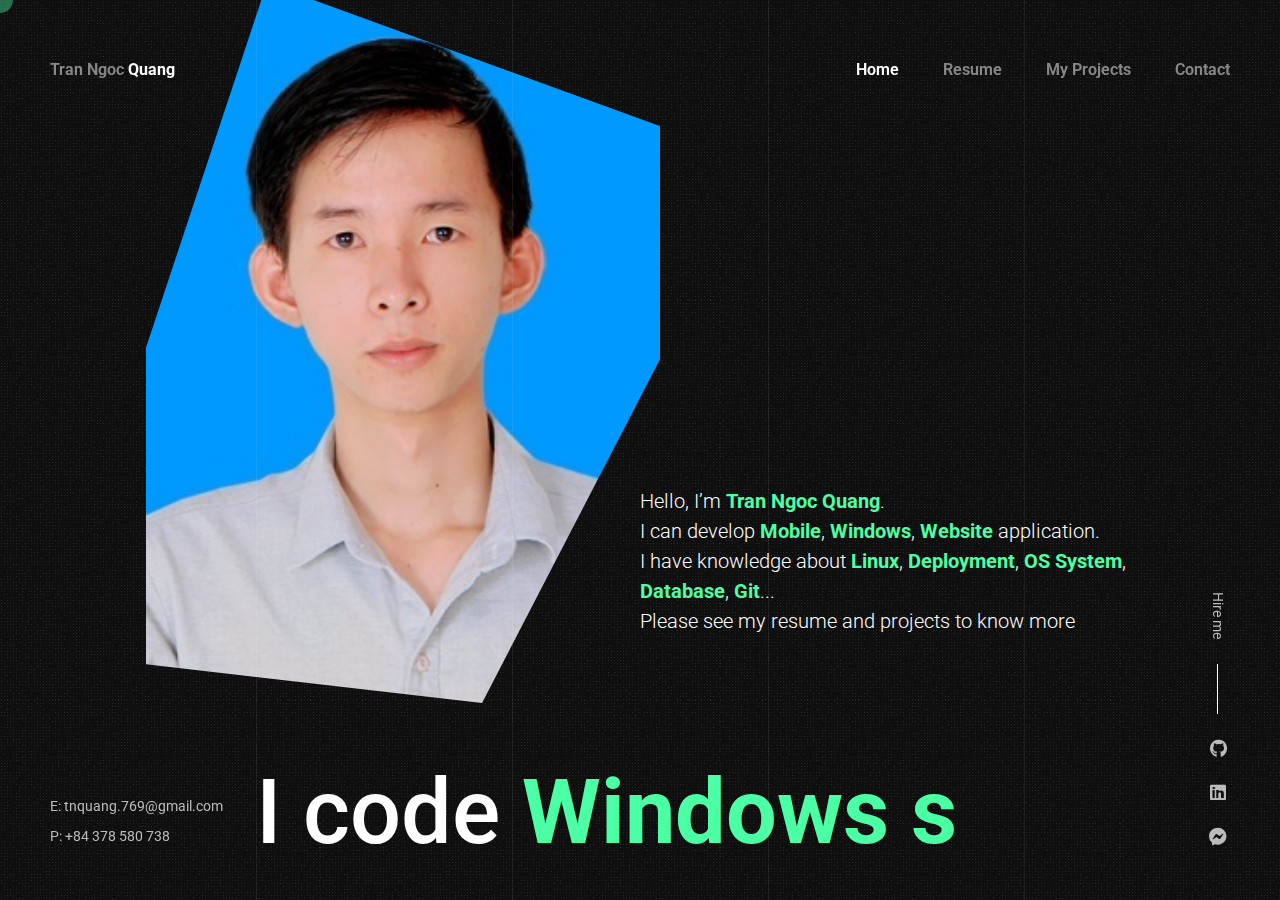
<file: index.html>
<!doctype html>
<html lang="en-US">
<head>
	<!-- Title -->
	<title>TNQ Portfolio</title>
	<!-- Meta -->
	<meta charset="UTF-8">
	<meta property="og:title" content="Tran Ngoc Quang Portfolio"/> 
	<meta property="og:type" content="website"/>
	<meta property="og:url" content="https://tranngoc769.github.io"/> 
	<meta property="og:image" content="https://tranngoc769.github.io/images/icon.png"/>
	<meta property="og:description" content="Xem chi tiết về Portfolio của tôi tại đây"/> 
	<meta name="viewport" content="width=device-width, initial-scale=1, maximum-scale=1" />
	<meta name="description" content="Tran Ngoc Quang Portfolio">
	<meta name="keywords" content="Tran Ngoc Quang, Portfolio, Projects, Resume">
	<!-- Fonts -->
	<link href="https://fonts.googleapis.com/css?family=Roboto:100,100i,300,300i,400,400i,500,500i,700,700i,900,900i&display=swap&subset=cyrillic" rel="stylesheet">
	<link rel="stylesheet" href="css/min-styles.css" />
	<link rel="stylesheet" href="css/fontawesome.css" />
	<link rel="stylesheet" href="css/brands.css" />
	<link rel="stylesheet" href="css/solid.css" />
	<link rel="icon" href="images/icon.png" sizes="32x32" />
	<!--[if lt IE 9]>
	<script src="http://css3-mediaqueries-js.googlecode.com/svn/trunk/css3-mediaqueries.js"></script>
	<script src="http://html5shim.googlecode.com/svn/trunk/html5.js"></script>
	<![endif]-->

	<link rel="shortcut icon" href="images/favicons/favicon.ico">


</head>

<body class="home">
	<!-- Preloader -->
	<div class="preloader">
		<div class="centrize full-width">
			<div class="vertical-center">
				<div class="spinner">
					<div class="double-bounce1"></div>
					<div class="double-bounce2"></div>
				</div>
			</div>
		</div>
	</div>
	
	<!-- Container -->
	<div class="container">
		<!-- Cursor -->
		<div class="cursor-follower"></div>
		<!-- Header -->
		<header class="header">
			<div class="head-top">

				<!-- menu button -->
				<a href="#" class="menu-btn"><span></span></a>

				<!-- logo -->
				<div class="logo hover-masks-logo">
					<a href="https://tranngoc769.github.io/CV.pdf">
						<span class="mask-lnk">Tran Ngoc <strong>Quang</strong></span>
						<span class="mask-lnk mask-lnk-hover">Download <strong>CV</strong></span>
					</a>
				</div>
				
				<!-- top menu -->						
				<div class="top-menu hover-masks">
					<div class="top-menu-nav">	
						<div class="menu-topmenu-container">
							<ul class="menu">
								<li class="menu-item current-menu-item">
									<a href="index.html">Home</a>
									<!-- <ul class="sub-menu">
										<li class="menu-item"><a href="index.html">Home Default</a></li>
										<li class="menu-item"><a href="index_creative.html">Home Creative</a></li>
										<li class="menu-item"><a href="index_slider.html">Home Slider</a></li>
										<li class="menu-item current-menu-item"><a href="index_personal.html">Home Personal</a></li>
										<li class="menu-item"><a href="index_onepage.html" target="blank">Home OnePage</a></li>
										<li class="menu-item"><a href="index_image.html">Home Image</a></li>
										<li class="menu-item"><a href="index_video.html">Home Video</a></li>
									</ul> -->
								</li>
								<li class="menu-item">
									<a href="resume.html">Resume</a>
									<!-- <ul class="sub-menu">
										<li class="menu-item"><a href="resume.html">Resume Default</a></li>
										<li class="menu-item"><a href="resume_image.html">Resume Image</a></li>
										<li class="menu-item"><a href="resume_creative.html">Resume Creative</a></li>
									</ul> -->
								</li>
								<li class="menu-item">
									<a href="projects.html">My Projects</a>
									<!-- <ul class="sub-menu">
										<li class="menu-item"><a href="works.html">Works Default</a></li>
										<li class="menu-item"><a href="works_creative.html">Works Creative</a></li>
										<li class="menu-item"><a href="work_single.html">Work Single</a></li>
										<li class="menu-item"><a href="work_single_image.html">Work Single Image</a></li>
										<li class="menu-item"><a href="work_single_creative.html">Work Single Creative</a></li>
									</ul> -->
								</li>
								<li class="menu-item">
									<a href="contact.html">Contact</a>
									<!-- <ul class="sub-menu">
										<li class="menu-item"><a href="contacts.html">Contact Default</a></li>
										<li class="menu-item"><a href="contacts_map.html">Contact Map</a></li>
										<li class="menu-item"><a href="contacts_image.html">Contact Image</a></li>
										<li class="menu-item"><a href="contacts_creative.html">Contact Creative</a></li>
									</ul> -->
								</li>
							</ul>
						</div>
					</div>
				</div>

			</div>
		</header>
		
		<!-- Wrapper -->
		<div class="wrapper">	

			<!-- Section Started -->
			<div class="section started personal" id="section-started">

				<!-- background -->
				<div class="video-bg">
					<div class="video-bg-mask"></div>
					<div class="video-bg-texture" id="grained_container"></div>
				</div>

				<!-- started content -->
				<div class="centrize full-width">
					<div class="vertical-center">
						<div class="started-content">
							<div class="logo" style="background-image: url(images/man.jpg);background-size: contain;"></div>
							<h1 class="h-title">
								Hello, I’m <strong>Tran Ngoc Quang</strong>.</br> I can develop <strong>Mobile</strong>, <strong>Windows</strong>, <strong>Website</strong> application.<br />
                                I have knowledge about <strong>Linux</strong>,<strong> Deployment</strong>,<strong> OS System</strong>,<strong> Database</strong>, <strong> Git</strong>...</br>
                                Please see my resume and projects to know more
							</h1>
							<div class="h-subtitle typing-subtitle">
								<p>I code <strong>Windows softwares</strong></p>
								<p>I develop <strong>Mobile apps</strong></p>
								<p>I love <strong>coding website</strong></p>
							</div>
							<span class="typed-subtitle"></span>
						</div>
					</div>
				</div>

			</div>

		</div>
		
		<!-- Footer -->
		<footer class="footer">
			<div class="copy">
				<p>E: tnquang.769@gmail.com</p>
				<p>P: +84 378 580 738</p>
			</div>
			<div class="soc-box">
				<div class="follow-label">Hire me</div>
				<div class="soc">
					<a target="_blank" href="https://github.com/tranngoc769">
						<span class="icon fab fa-github"></span>
                    </a>
                    <!--  target="_blank" href="https://www.instagram.com/" -->
					<a>
						<span class="icon fab fa-linkedin"></span>
					</a>
					<a target="_blank" href="https://www.facebook.com/messages/t/kingstar7699">
						<span class="icon fab fa-facebook-messenger"></span>
					</a>
				</div>
			</div>
			<div class="clear"></div>
		</footer>

		<!-- Lines -->
		<div class="lines">
			<div class="line-col"></div>
			<div class="line-col"></div>
			<div class="line-col"></div>
			<div class="line-col"></div>
			<div class="line-col"></div>
		</div>
		
	</div>

	<script src="js/min.scripts.js"></script>

</body>
</html>
</file>
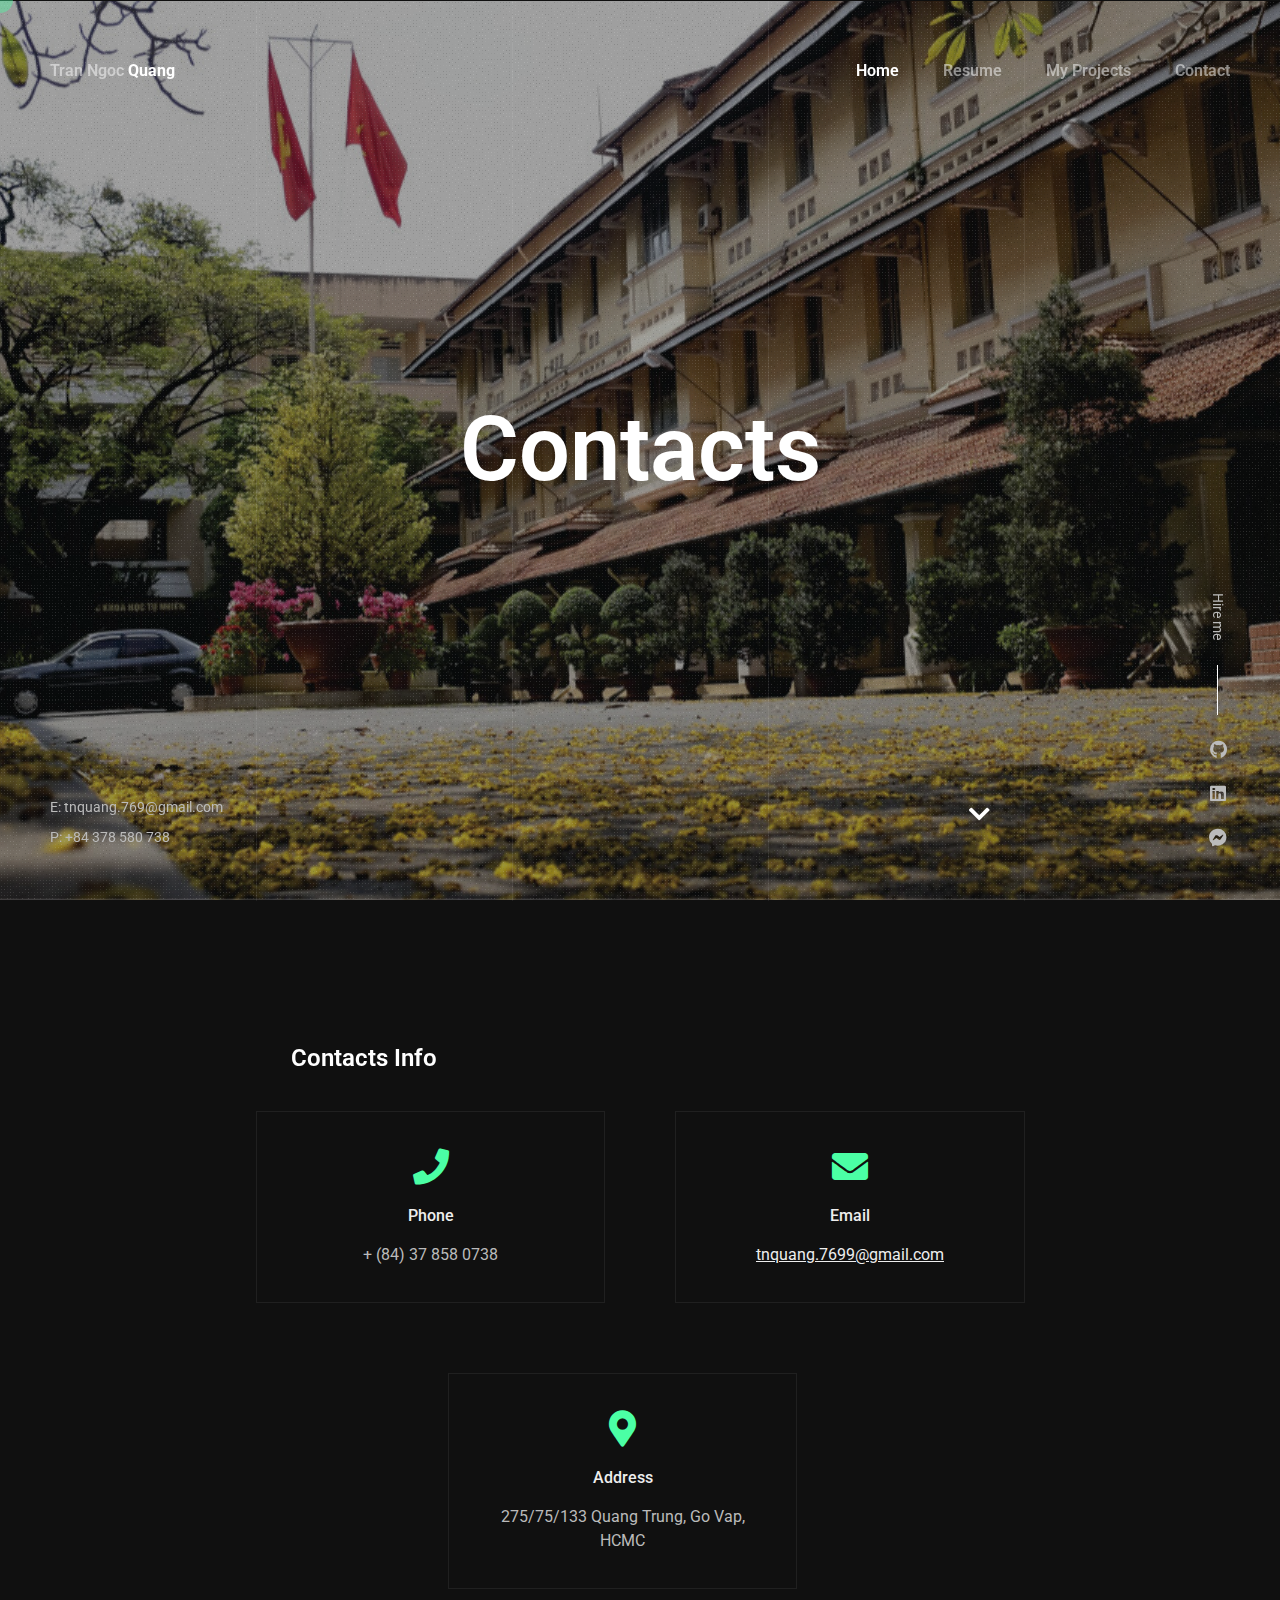
<file: contact.html>
<!doctype html>
<html lang="en-US">
<head>
	<!-- Title -->
	<title>My CV - Contacts</title>

	<!-- Meta -->
	<meta charset="UTF-8">
	<meta property="og:title" content="Tran Ngoc Quang CV"/> 
	<meta property="og:type" content="website"/>
	<meta property="og:url" content="https://tranngoc769.github.io"/> 
	<meta property="og:image" content="https://tranngoc769.github.io/images/icon.png"/>
	<meta property="og:description" content="Xem chi tiết về CV của tôi tại đây"/> 
	<meta name="viewport" content="width=device-width, initial-scale=1, maximum-scale=1" />
	<meta name="description" content="Tran Ngoc Quang CV">
	<meta name="keywords" content="Tran Ngoc Quang, CV, Projects, Resume">
	<!-- Fonts -->
	<link href="https://fonts.googleapis.com/css?family=Roboto:100,100i,300,300i,400,400i,500,500i,700,700i,900,900i&display=swap&subset=cyrillic" rel="stylesheet">
	<link rel="stylesheet" href="css/min-styles.css" />
	<link rel="stylesheet" href="css/fontawesome.css" />
	<link rel="stylesheet" href="css/brands.css" />
	<link rel="stylesheet" href="css/solid.css" />
	<link rel="icon" href="images/icon.png" sizes="32x32" />
	<link rel="shortcut icon" href="images/favicons/favicon.ico">


</head>

<body>

	<!-- Preloader -->
	<div class="preloader">
		<div class="centrize full-width">
			<div class="vertical-center">
				<div class="spinner">
					<div class="double-bounce1"></div>
					<div class="double-bounce2"></div>
				</div>
			</div>
		</div>
	</div>
	
	<!-- Container -->
	<div class="container">
		<!-- Cursor -->
		<div class="cursor-follower"></div>
		<!-- Header -->
		<header class="header">
			<div class="head-top">
				<!-- menu button -->
				<a href="#" class="menu-btn"><span></span></a>
				<!-- logo -->
				<div class="logo hover-masks-logo">
					<a href="https://tranngoc769.github.io/CV.pdf">
						<span class="mask-lnk">Tran Ngoc <strong>Quang</strong></span>
						<span class="mask-lnk mask-lnk-hover">Download <strong>CV</strong></span>
					</a>
				</div>
				
				<!-- top menu -->						
				<div class="top-menu hover-masks">
					<div class="top-menu-nav">	
						<div class="menu-topmenu-container">
							<ul class="menu">
								<li class="menu-item current-menu-item">
									<a href="index.html">Home</a>
								</li>
								<li class="menu-item">
									<a href="resume.html">Resume</a>
								</li>
								<li class="menu-item">
									<a href="projects.html">My Projects</a>
								</li>
								<li class="menu-item">
									<a href="contact.html">Contact</a>
								</li>
							</ul>
						</div>
					</div>
				</div>

			</div>
		</header>
		
		<!-- Wrapper -->
		<div class="wrapper">

			<!-- Section Started -->
			<div class="section started section-title" id="section-started">

				<!-- background -->
				<div class="video-bg jarallax" style="background-image: url(images/resume_bg.jpg);">
					<div class="video-bg-mask"></div>
					<div class="video-bg-texture" id="grained_container"></div>
				</div>

				<!-- started content -->
				<div class="centrize full-width">
					<div class="vertical-center">
						<div class="started-content">
							<h1 class="h-title">Contacts</h1>
							<div class="h-subtitles">
								<div class="h-subtitle typing-bread">
									<p class="breadcrumbs">
										<a href="index.html">Home</a> / Contacts
									</p>
								</div>
								<span class="typed-bread"></span>
							</div>
						</div>
					</div>
				</div>

				<!-- mosue button -->
				<a href="#" class="mouse_btn" style="display: none;"><span class="icon fas fa-chevron-down"></span></a>

			</div>

			<!-- Section Contacts Info -->
			<div class="section contacts" id="section-contacts-info">
				<div class="content">

					<!-- title -->
					<div class="title">
						<div class="title_inner">Contacts Info</div>
					</div>

					<!-- contacts items -->
					<div class="service-items">

						<div class="service-col">
							<div class="service-item content-box">
								<div class="icon"><span class="fas fa-phone"></span></div>
								<div class="name">Phone</div>
								<div class="text">+ (84) 37 858 0738</div>
							</div>
						</div>
						
						<div class="service-col">
							<div class="service-item content-box">
								<div class="icon"><span class="fas fa-envelope"></span></div>
								<div class="name">Email</div>
								<div class="text"><a href="mailto:steve-pearson@gmail.com">tnquang.7699@gmail.com</a></div>
							</div>
						</div>

						<div class="service-col">
							<div class="service-item content-box">
								<div class="icon"><span class="fas fa-map-marker-alt"></span></div>
								<div class="name">Address</div>
								<div class="text">275/75/133 Quang Trung, Go Vap, HCMC</div>
							</div>
						</div>
					</div>

					<div class="clear"></div>
				</div>
			</div>

		</div>
		
		<!-- Footer -->
		<footer class="footer">
			<div class="copy">
				<p>E: tnquang.769@gmail.com</p>
				<p>P: +84 378 580 738</p>
			</div>
			<div class="soc-box">
				<div class="follow-label">Hire me</div>
				<div class="soc">
					<a target="_blank" href="https://github.com/tranngoc769">
						<span class="icon fab fa-github"></span>
                    </a>
                    <!--  target="_blank" href="https://www.instagram.com/" -->
					<a>
						<span class="icon fab fa-linkedin"></span>
					</a>
					<a target="_blank" href="https://www.facebook.com/messages/t/kingstar7699">
						<span class="icon fab fa-facebook-messenger"></span>
					</a>
				</div>
			</div>
			<div class="clear"></div>
		</footer>

		<!-- Lines -->
		<div class="lines">
			<div class="line-col"></div>
			<div class="line-col"></div>
			<div class="line-col"></div>
			<div class="line-col"></div>
			<div class="line-col"></div>
		</div>
		
	</div>

	<script src="js/min.scripts.js"></script>
	<script src="js/demo-bar.js"></script>

</body>
</html>
</file>
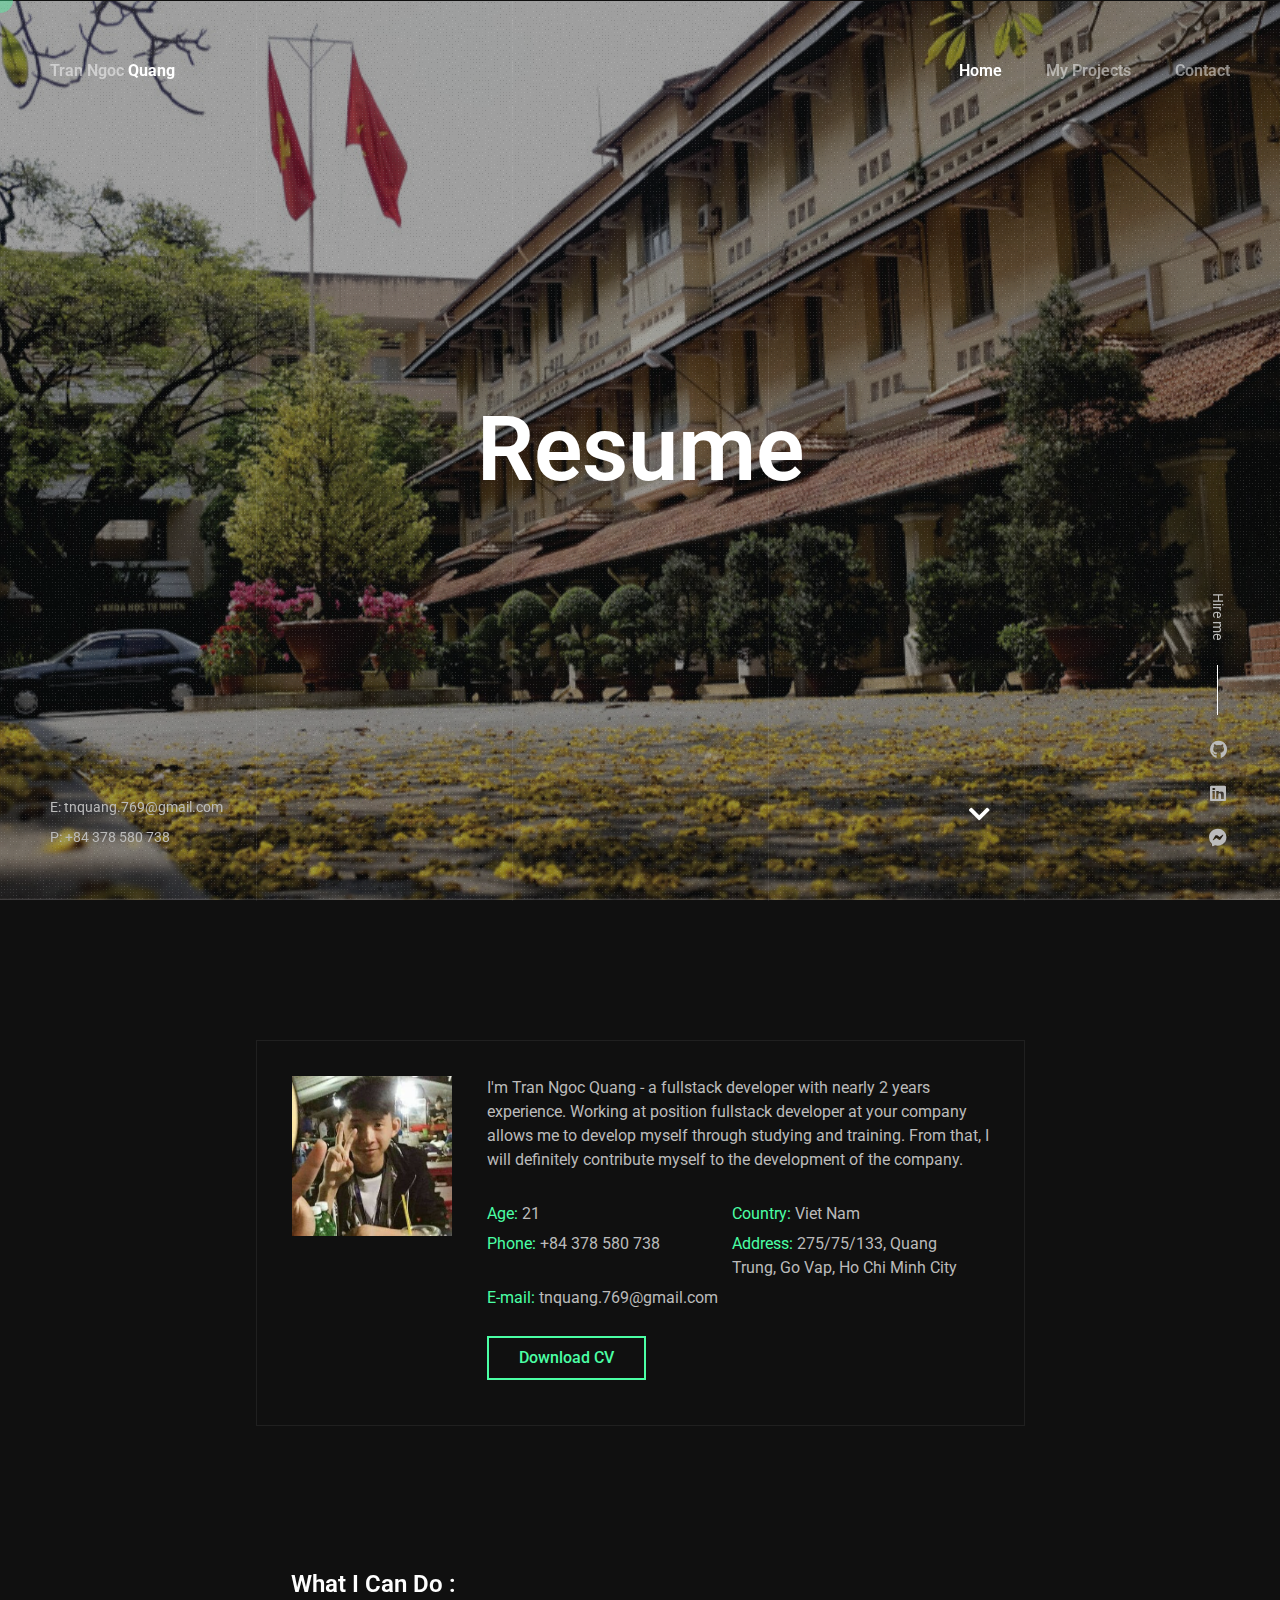
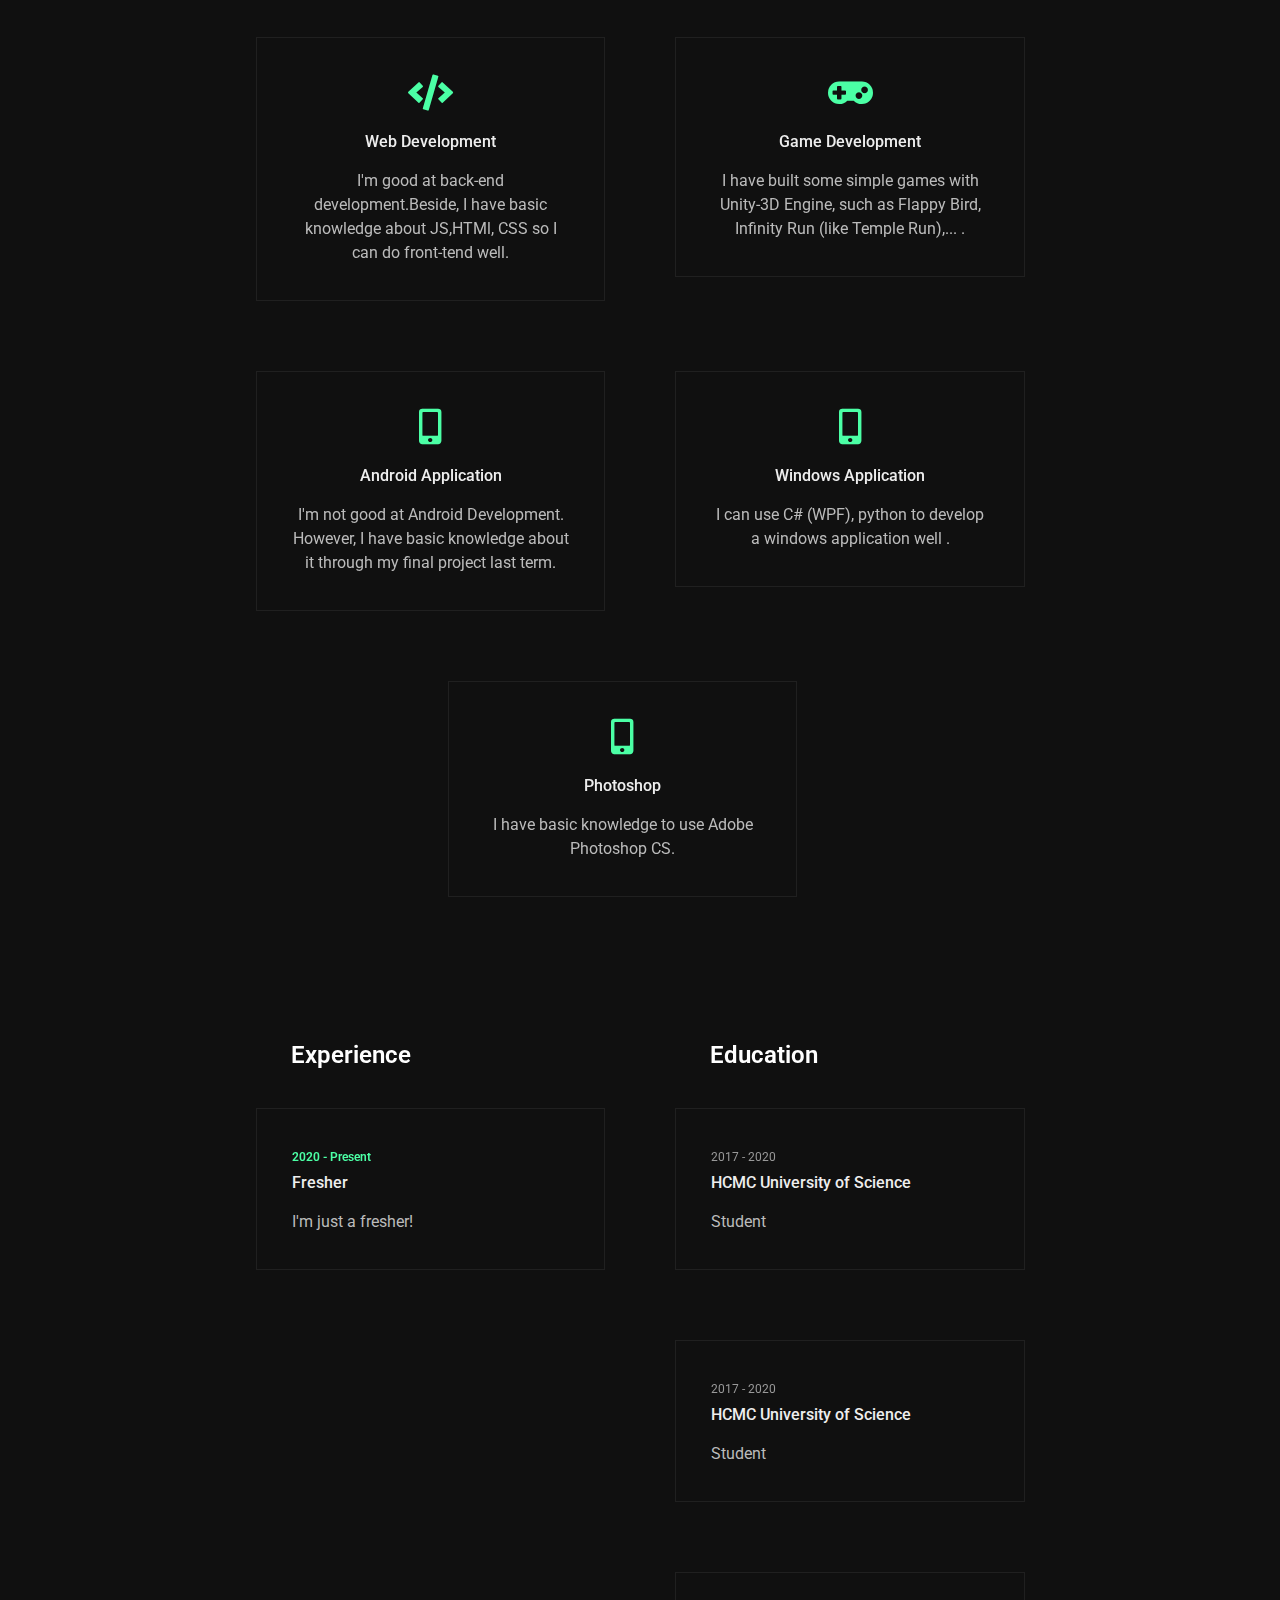
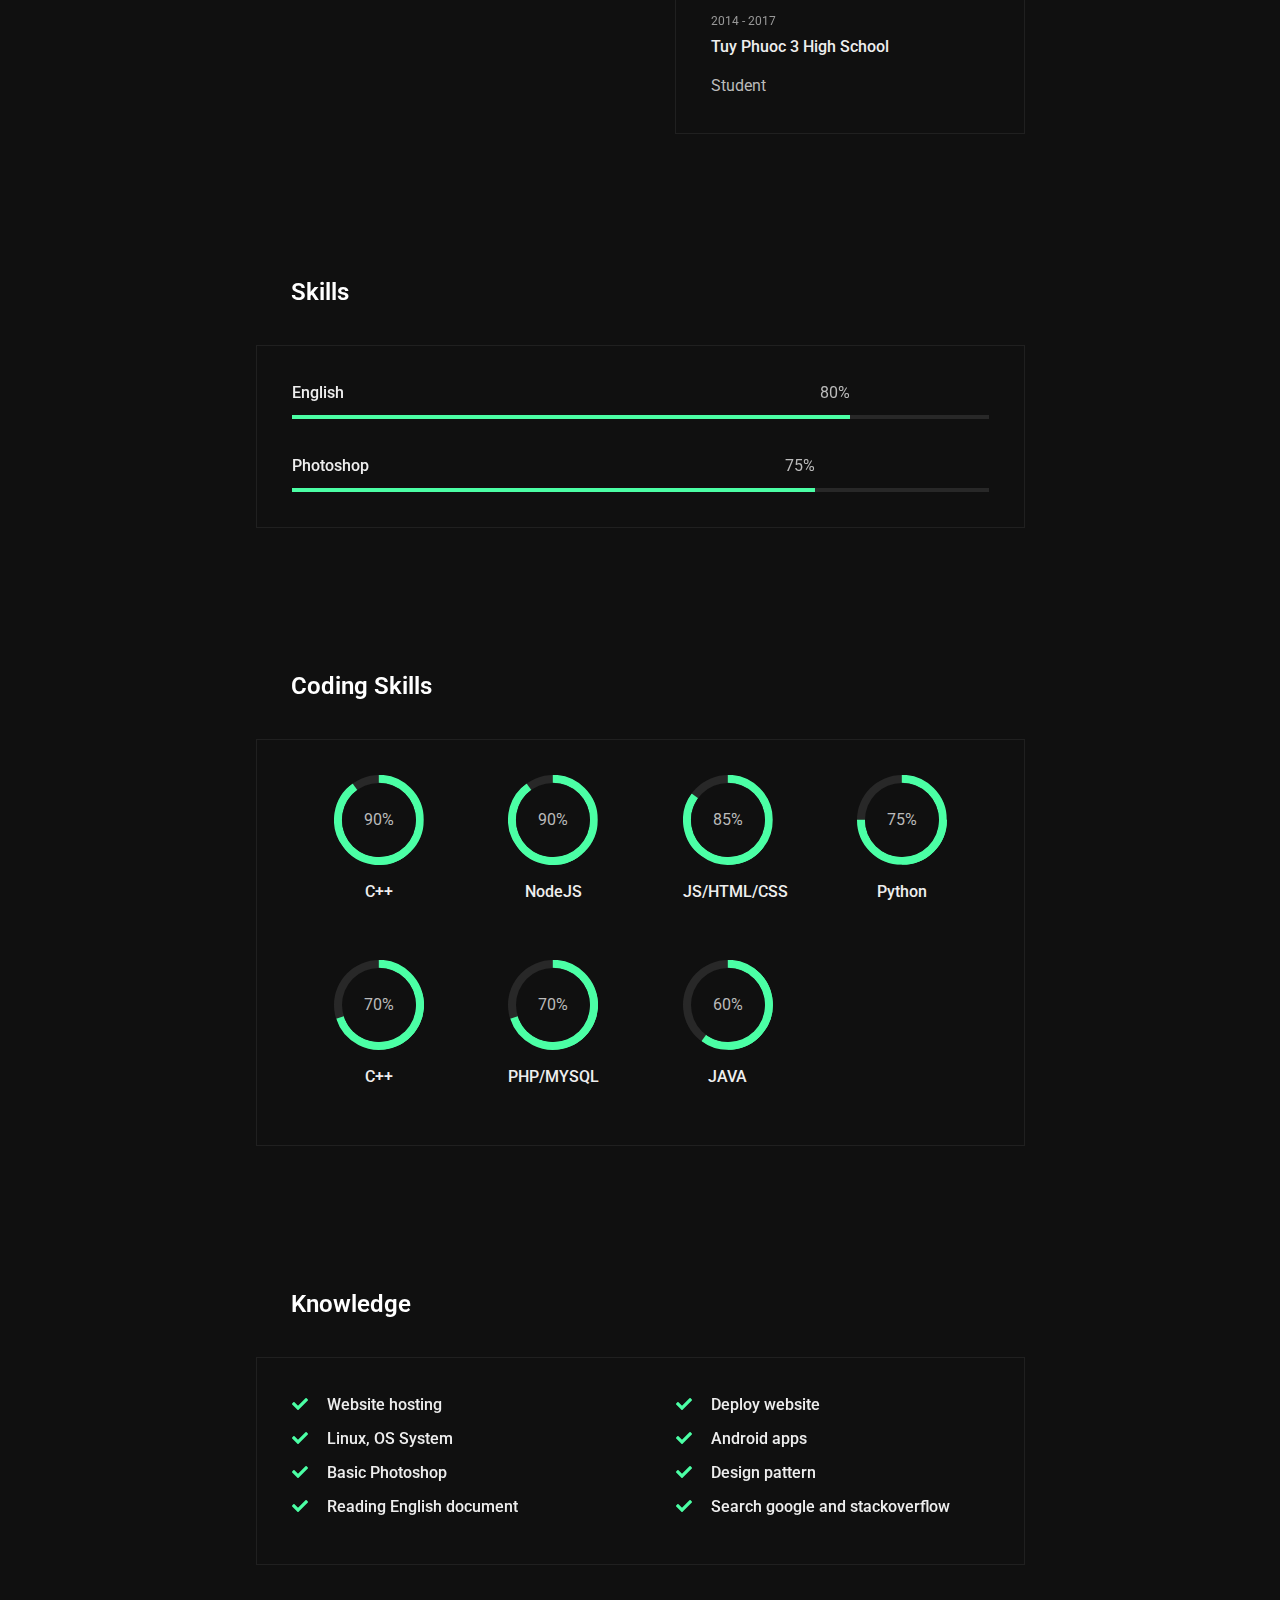
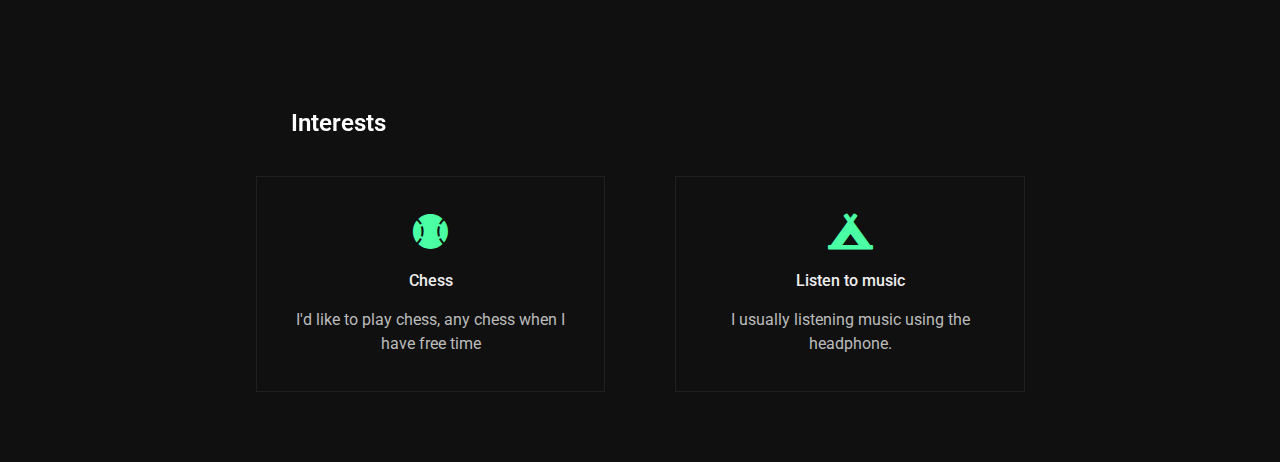
<file: resume.html>
<!doctype html>
<html lang="en-US">
<head>

	
	<!-- Title -->
	<title>TNQ Portfolio - Resume</title>

	<!-- Meta -->
	<meta charset="UTF-8">
	<meta property="og:title" content="Tran Ngoc Quang Portfolio"/> 
	<meta property="og:type" content="website"/>
	<meta property="og:url" content="https://tranngoc769.github.io"/> 
	<meta property="og:image" content="https://tranngoc769.github.io/images/icon.png"/>
	<meta property="og:description" content="Xem chi tiết về Portfolio của tôi tại đây"/> 
	<meta name="viewport" content="width=device-width, initial-scale=1, maximum-scale=1" />
	<meta name="description" content="Tran Ngoc Quang Portfolio">
	<meta name="keywords" content="Tran Ngoc Quang, Portfolio, Projects, Resume">
	<!-- Fonts -->
	<link href="https://fonts.googleapis.com/css?family=Roboto:100,100i,300,300i,400,400i,500,500i,700,700i,900,900i&display=swap&subset=cyrillic" rel="stylesheet">
	<link rel="stylesheet" href="css/min-styles.css" />
	<link rel="stylesheet" href="css/fontawesome.css" />
	<link rel="stylesheet" href="css/brands.css" />
	<link rel="stylesheet" href="css/solid.css" />
	<link rel="icon" href="images/icon.png" sizes="32x32" />

	<link rel="shortcut icon" href="images/favicons/favicon.ico">
</head>

<body>

	<!-- Preloader -->
	<div class="preloader">
		<div class="centrize full-width">
			<div class="vertical-center">
				<div class="spinner">
					<div class="double-bounce1"></div>
					<div class="double-bounce2"></div>
				</div>
			</div>
		</div>
	</div>
	
	<!-- Container -->
	<div class="container">
		<!-- Cursor -->
		<div class="cursor-follower"></div>
		<!-- Header -->
		<header class="header">
			<div class="head-top">
				<!-- menu button -->
				<a href="#" class="menu-btn"><span></span></a>
				<!-- logo -->
				<div class="logo hover-masks-logo">
					<a href="https://tranngoc769.github.io/CV.pdf">
						<span class="mask-lnk">Tran Ngoc <strong>Quang</strong></span>
						<span class="mask-lnk mask-lnk-hover">Download <strong>CV</strong></span>
					</a>
				</div>
				
				<!-- top menu -->						
				<div class="top-menu hover-masks">
					<div class="top-menu-nav">	
						<div class="menu-topmenu-container">
							<ul class="menu">
								<li class="menu-item current-menu-item">
									<a href="index.html">Home</a>
								</li>
								<li class="menu-item">
									<a href="/projects">My Projects</a>
								</li>
								<li class="menu-item">
									<a href="/contact">Contact</a>
								</li>
							</ul>
						</div>
					</div>
				</div>

			</div>
		</header>
		
		<!-- Wrapper -->
		<div class="wrapper">

			<!-- Section Started -->
			<div class="section started section-title" id="section-started">

				<!-- background -->
				<div class="video-bg jarallax" style="background-image: url(images/resume_bg.jpg);">
					<div class="video-bg-mask"></div>
					<div class="video-bg-texture" id="grained_container"></div>
				</div>

				<!-- started content -->
				<div class="centrize full-width">
					<div class="vertical-center">
						<div class="started-content">
							<h1 class="h-title">Resume</h1>
							<div class="h-subtitles">
								<div class="h-subtitle typing-bread">
									<p class="breadcrumbs">
										<a href="index.html">Home</a> / Resume
									</p>
								</div>
								<span class="typed-bread"></span>
							</div>
						</div>
					</div>
				</div>

				<!-- mosue button -->
				<a href="#" class="mouse_btn" style="display: none;"><span class="icon fas fa-chevron-down"></span></a>

			</div>

			<!-- Section About -->
			<div class="section about" id="section-about">
				<div class="content content-box">

					<!-- image -->
					<div class="image">
						<img src="images/man2.jpg" alt="" />
					</div>

					<!-- desc -->
					<div class="desc">
						<p>I'm Tran Ngoc Quang - a fullstack developer with nearly 2 years experience. Working at position fullstack developer at your company allows me to develop myself through studying and training. From that, I will definitely contribute myself to the development of the company.
						</p>
						<div class="info-list">
							<ul>
								<li><strong>Age:</strong> 21</li>
								<li><strong>Country:</strong> Viet Nam</li>
								<li><strong>Phone:</strong> +84 378 580 738</li>
								<li><strong>Address:</strong> 275/75/133, Quang Trung, Go Vap, Ho Chi Minh City</li>
								<li><strong>E-mail:</strong> tnquang.769@gmail.com</li>
							</ul>
						</div>
						<div class="bts">
							<a href="#" class="btn hover-animated">
								<span class="circle"></span>
								<span class="lnk">Download CV</span>
							</a>
						</div>
					</div>

					<div class="clear"></div>
				</div>
			</div>

			<!-- Section Service -->
			<div class="section service" id="section-services">
				<div class="content">

					<!-- title -->
					<div class="title">
						<div class="title_inner">What I Can Do :</div>
					</div>

					<!-- service items -->
					<div class="service-items">

						<div class="service-col">
							<div class="service-item content-box">
								<div class="icon"><span class="fas fa-code"></span></div>
								<div class="name">Web Development</div>
								<div class="text">I'm good at back-end development.Beside, I have basic knowledge about JS,HTMl, CSS so I can do front-tend well. </div>
							</div>
						</div>
						
						<div class="service-col">
							<div class="service-item content-box">
								<div class="icon"><span class="fas fa-gamepad"></span></div>
								<div class="name">Game Development</div>
								<div class="text">I have built some simple games with Unity-3D Engine, such as Flappy Bird, Infinity Run (like Temple Run),... .</div>
							</div>
						</div>

						<div class="service-col">
							<div class="service-item content-box">
								<div class="icon"><span class="fas fa-mobile-alt"></span></div>
								<div class="name">Android Application</div>
								<div class="text">I'm not good at Android Development. However, I have basic knowledge about it through my final project last term. </div>
							</div>
						</div>
						<div class="service-col">
							<div class="service-item content-box">
								<div class="icon"><span class="fas fa-mobile-alt"></span></div>
								<div class="name">Windows Application</div>
								<div class="text">I can use C# (WPF), python to develop a windows application well . </div>
							</div>
						</div>
						<div class="service-col">
							<div class="service-item content-box">
								<div class="icon"><span class="fas fa-mobile-alt"></span></div>
								<div class="name">Photoshop</div>
								<div class="text">I have basic knowledge to use Adobe Photoshop CS. </div>
							</div>
						</div>
					</div>
					<div class="clear"></div>
				</div>
			</div>


			<!-- Section Resume -->
			<div class="section resume" id="section-history">
				<div class="content">
					<div class="cols">

						<div class="col col-md">

							<!-- title -->
							<div class="title">
								<div class="title_inner">Experience</div>
							</div>
							
							<!-- resume items -->
							<div class="resume-items">
								
								<div class="resume-item content-box active">
									<div class="date">2020 - Present</div>
									<div class="name">Fresher</div>
									<div class="text">I'm just a fresher!</div>
								</div>
							</div>

						</div>
						
						<div class="col col-md">

							<!-- title -->
							<div class="title">
								<div class="title_inner">Education</div>
							</div>
							
							<!-- resume items -->
							<div class="resume-items">

								<div class="resume-item content-box">
									<div class="date">2017 - 2020</div>
									<div class="name">HCMC University of Science</div>
									<div class="text">Student</div>
								</div>

								
								<div class="resume-item content-box">
									<div class="date">2017 - 2020</div>
									<div class="name">HCMC University of Science</div>
									<div class="text">Student</div>
								</div>
								
								<div class="resume-item content-box">
									<div class="date">2014 - 2017</div>
									<div class="name">Tuy Phuoc 3 High School</div>
									<div class="text">Student</div>
								</div>

							</div>
						</div>

					</div>
				</div>
			</div>

			<!-- Section Design Skills -->
			<div class="section skills" id="section-skills">
				<div class="content">

					<!-- title -->
					<div class="title">
						<div class="title_inner"> Skills</div>
					</div>

					<!-- skills items -->
					<div class="skills percent content-box">
						<ul>
							<li> 
								<div class="name">English</div>
								<div class="progress ">
									<div class="percentage" style="width: 80%;">
										<span class="percent">80%</span>
									</div>
								</div>
							</li>
							<li> 
								<div class="name">Photoshop</div>
								<div class="progress ">
									<div class="percentage" style="width: 75%;">
										<span class="percent">75%</span>
									</div>
								</div>
							</li>
						</ul>
					</div>

				</div>
			</div>

			<!-- Section Coding Skills -->
			<div class="section skills" id="section-skills-code">
				<div class="content">
					
					<!-- title -->
					<div class="title">
						<div class="title_inner">Coding Skills</div>
					</div>

					<!-- skills items -->
					<div class="skills circles content-box">
						<ul>
							<li> 
								<div class="name">C++</div>
								<div class="progress p90"> <!-- p90 = 90% circle fill color -->
									<div class="percentage">
										<span class="percent">90%</span>
									</div>
									<span>90%</span>
								</div>
							</li>
							
							<li> 
								<div class="name">NodeJS</div>
								<div class="progress p90"> <!-- p75 = 75% circle fill color -->
									<div class="percentage">
										<span class="percent">90%</span>
									</div>
									<span>90%</span>
								</div>
							</li>
							<li> 
								<div class="name">JS/HTML/CSS</div>
								<div class="progress p85"> <!-- p75 = 75% circle fill color -->
									<div class="percentage">
										<span class="percent">85%</span>
									</div>
									<span>85%</span>
								</div>
							</li>
							<li> 
								<div class="name">Python</div>
								<div class="progress p75"> <!-- p90 = 90% circle fill color -->
									<div class="percentage">
										<span class="percent">75%</span>
									</div>
									<span>75%</span>
								</div>
							</li>
							<li> 
								<div class="name">C++</div>
								<div class="progress p70"> <!-- p90 = 90% circle fill color -->
									<div class="percentage">
										<span class="percent">C#</span>
									</div>
									<span>70%</span>
								</div>
							</li>
							<li> 
								<div class="name">PHP/MYSQL</div>
								<div class="progress p70"> <!-- p85 = 85% circle fill color -->
									<div class="percentage">
										<span class="percent">70%</span>
									</div>
									<span>70%</span>
								</div>
							</li>
							<li> 
								<div class="name">JAVA</div>
								<div class="progress p60"> <!-- p95 = 95% circle fill color -->
									<div class="percentage">
										<span class="percent">60%</span>
									</div>
									<span>60%</span>
								</div>
							</li>
						</ul>
					</div>

				</div>
			</div>

			<!-- Section Knowladge Skills -->
			<div class="section skills" id="section-skills-know">
				<div class="content">

					<!-- title -->
					<div class="title">
						<div class="title_inner">Knowledge</div>
					</div>

					<!-- skills -->
					<div class="skills list content-box">
						<ul>
							<li> 
								<div class="name">Website hosting</div>
							</li>
							<li> 
								<div class="name">Deploy website</div>
							</li>
							<li> 
								<div class="name">Linux, OS System</div>
							</li>
							<li> 
								<div class="name">Android apps</div>
							</li>
							<li> 
								<div class="name">Basic Photoshop</div>
							</li>
							<li> 
								<div class="name">Design pattern</div>
							</li>
							<li> 
								<div class="name">Reading English document</div>
							</li>
							<li> 
								<div class="name">Search google and stackoverflow</div>
							</li>
						</ul>
					</div>

				</div>
			</div>

			<!-- Section Interests -->
			<div class="section service" id="section-interests">
				<div class="content">

					<!-- title -->
					<div class="title">
						<div class="title_inner">Interests</div>
					</div>

					<!-- interests items -->
					<div class="service-items">

						<div class="service-col">
							<div class="service-item content-box">
								<div class="icon"><span class="fas fa-baseball-ball"></span></div>
								<div class="name">Chess</div>
								<div class="text">I'd like to play chess, any chess when I have free time</div>
							</div>
						</div>

						<div class="service-col">
							<div class="service-item content-box">
								<div class="icon"><span class="fas fa-campground"></span></div>
								<div class="name">Listen to music</div>
								<div class="text">I usually listening music using the headphone.</div>
							</div>
						</div>


					</div>

					<div class="clear"></div>
				</div>
			</div>


		</div>
		
		<!-- Footer -->
		<footer class="footer">
			<div class="copy">
				<p>E: tnquang.769@gmail.com</p>
				<p>P: +84 378 580 738</p>
			</div>
			<div class="soc-box">
				<div class="follow-label">Hire me</div>
				<div class="soc">
					<a target="_blank" href="https://github.com/tranngoc769">
						<span class="icon fab fa-github"></span>
                    </a>
                    <!--  target="_blank" href="https://www.instagram.com/" -->
					<a>
						<span class="icon fab fa-linkedin"></span>
					</a>
					<a target="_blank" href="https://www.facebook.com/messages/t/tranngoc769">
						<span class="icon fab fa-facebook-messenger"></span>
					</a>
				</div>
			</div>
			<div class="clear"></div>
		</footer>

		<!-- Lines -->
		<div class="lines">
			<div class="line-col"></div>
			<div class="line-col"></div>
			<div class="line-col"></div>
			<div class="line-col"></div>
			<div class="line-col"></div>
		</div>
		
	</div>

	<script src="js/min.scripts.js"></script>

</body>
</html>
</file>
<file: css/min-styles.css>
html {
	margin-right: 0!important
}

body {
	margin: 0;
	padding: 0;
	border: none;
	font-family: Roboto;
	font-size: 16px;
	line-height: 1.5;
	color: #bbb;
	background: #101010;
	letter-spacing: 0;
	font-weight: 400;
	-webkit-font-smoothing: antialiased;
	-moz-osx-font-smoothing: grayscale;
	text-rendering: optimizeLegibility
}

body.scroll_hidden {
	overflow: hidden;
	height: 100vh
}

* {
	box-sizing: border-box;
	-webkit-box-sizing: border-box
}

.clear {
	clear: both
}

.cursor-follower {
	margin: -13px 0 0 -13px;
	position: absolute;
	background: #4bffa5;
	width: 26px;
	height: 26px;
	-webkit-transition: transform 1s cubic-bezier(.02, 1.2, .8, 1), opacity .25s ease;
	transition: transform 1s cubic-bezier(.02, 1.2, .8, 1), opacity .25s ease;
	opacity: .4;
	z-index: 1111;
	pointer-events: none;
	border-radius: 50%;
	-moz-border-radius: 50%;
	-webkit-border-radius: 50%;
	-khtml-border-radius: 50%
}

.cursor-follower.hide {
	opacity: 0!important
}

@media (max-width:1199px) {
	.cursor-follower {
		display: none
	}
}

.preloader {
	position: fixed;
	top: 0;
	left: 0;
	right: 0;
	bottom: 0;
	text-align: center;
	z-index: 11111
}

.preloader .spinner {
	position: absolute;
	left: 50%;
	top: 0;
	width: 1px;
	height: 100%
}

.preloader .spinner .double-bounce1,
.preloader .spinner .double-bounce2 {
	position: absolute;
	top: 0;
	left: 0;
	width: 100%;
	height: 100%
}

.preloader .spinner .double-bounce2 {
	background: rgba(255, 255, 255, .5);
	height: 0;
	-webkit-animation: loading 2s infinite ease-in-out;
	animation: loading 2s infinite ease-in-out
}

.container {
	position: relative;
	margin: 0;
	overflow: hidden
}

.container:before {
	pointer-events: none;
	z-index: 12
}

.lines {
	position: fixed;
	top: 0;
	left: 0;
	width: 100%;
	height: 100vh;
	font-size: 0;
	pointer-events: none;
	z-index: 1111
}

.lines.no-lines .line-col:before {
	opacity: 0
}

.lines .line-col {
	position: relative;
	display: inline-block;
	vertical-align: top;
	width: 20%;
	height: 100vh
}

.lines .line-col:first-child:before {
	background: 0 0
}

.lines .line-col:first-child:after {
	left: auto;
	right: 0;
	width: 1000%
}

.lines .line-col:first-child .line {
	display: none
}

.lines .line-col:last-child:after {
	left: 0;
	right: auto;
	width: 1000%
}

.lines .line-col:nth-child(1):before {
	-o-transition-delay: 2.9s;
	-webkit-transition-delay: 2.9s;
	transition-delay: 2.9s
}

.lines .line-col:nth-child(1):after {
	top: 0;
	bottom: auto;
	-webkit-transition-delay: .9s;
	-o-transition-delay: .9s;
	transition-delay: .9s
}

.lines .line-col:nth-child(2):before {
	-o-transition-delay: 2.7s;
	-webkit-transition-delay: 2.7s;
	transition-delay: 2.7s
}

.lines .line-col:nth-child(2):after {
	top: auto;
	bottom: 0;
	-webkit-transition-delay: .7s;
	-o-transition-delay: .7s;
	transition-delay: .7s
}

.lines .line-col:nth-child(3):before {
	-o-transition-delay: 2.2s;
	-webkit-transition-delay: 2.2s;
	transition-delay: 2.2s
}

.lines .line-col:nth-child(3):after {
	top: 0;
	bottom: auto;
	-webkit-transition-delay: .2s;
	-o-transition-delay: .2s;
	transition-delay: .2s
}

.lines .line-col:nth-child(4):before {
	-o-transition-delay: 2.5s;
	-webkit-transition-delay: 2.5s;
	transition-delay: 2.5s
}

.lines .line-col:nth-child(4):after {
	top: auto;
	bottom: 0;
	-webkit-transition-delay: .5s;
	-o-transition-delay: .5s;
	transition-delay: .5s
}

.lines .line-col:nth-child(5):before {
	-o-transition-delay: 3s;
	-webkit-transition-delay: 3s;
	transition-delay: 3s
}

.lines .line-col:nth-child(5):after {
	top: 0;
	bottom: auto;
	-webkit-transition-delay: 1s;
	-o-transition-delay: 1s;
	transition-delay: 1s
}

.lines .line-col:before {
	content: '';
	position: absolute;
	left: 0;
	top: 0;
	width: 1px;
	height: 0%;
	background: rgba(255, 255, 255, .07);
	transition: height 1s cubic-bezier(.165, .85, .45, 1) 0s;
	-moz-transition: height 1s cubic-bezier(.165, .85, .45, 1) 0s;
	-webkit-transition: height 1s cubic-bezier(.165, .85, .45, 1) 0s;
	-o-transition: height 1s cubic-bezier(.165, .85, .45, 1) 0s
}

.lines .line-col:after {
	content: '';
	position: absolute;
	left: 0;
	top: 0;
	width: 100%;
	height: 100%;
	background: #1e1e1e;
	z-index: 12;
	transition: height 1s cubic-bezier(.165, .85, .45, 1) 0s;
	-moz-transition: height 1s cubic-bezier(.165, .85, .45, 1) 0s;
	-webkit-transition: height 1s cubic-bezier(.165, .85, .45, 1) 0s;
	-o-transition: height 1s cubic-bezier(.165, .85, .45, 1) 0s
}

.lines.finish .line-col:before {
	height: 100%
}

.lines.finish .line-col:after {
	height: 0%
}

.lines.ready {
	z-index: 11
}

.wrapper {
	position: relative
}

.breadcrumbs {
	margin: 0
}

.lines-off .lines .line-col:before {
	display: none
}

.lines-on .lines .line-col:before {
	display: block
}

@media (max-width:1199px) {
	.lines .line-col {
		width: 33.333%
	}
	.lines .line-col:nth-child(4),
	.lines .line-col:nth-child(5) {
		display: none
	}
}

@media (max-width:720px) {
	.lines .line-col {
		width: 50%
	}
	.lines .line-col:nth-child(3),
	.lines .line-col:nth-child(4),
	.lines .line-col:nth-child(5) {
		display: none
	}
}

.cols {
	position: relative
}

.cols .col.col-sm {
	float: left;
	width: 25%
}

@media (max-width:720px) {
	.cols .col.col-sm {
		width: 100%
	}
}

.cols .col.col-lg {
	float: left;
	width: 75%
}

@media (max-width:720px) {
	.cols .col.col-lg {
		width: 100%
	}
}

.cols .col.col-md {
	float: left;
	width: 50%
}

@media (max-width:720px) {
	.cols .col.col-md {
		width: 100%
	}
}

.cols:after {
	content: '';
	display: block;
	clear: both
}

h1,
h2,
h3,
h4,
h5,
h6 {
	font-weight: 700;
	font-family: Roboto;
	margin: 0;
	margin-top: 30px;
	margin-bottom: 30px;
	color: #141414
}

h1 {
	font-size: 34px
}

h2 {
	font-size: 30px
}

h3 {
	font-size: 26px
}

h4 {
	font-size: 22px
}

h5 {
	font-size: 18px
}

h6 {
	font-size: 14px
}

p {
	font-size: 16px;
	padding: 0;
	margin: 30px 0
}

strong {
	font-weight: 700
}

@media screen and (max-width:720px) {
	h1 {
		font-size: 24px
	}
	h2 {
		font-size: 20px
	}
	h3 {
		font-size: 18px
	}
	h4 {
		font-size: 16px
	}
	h5 {
		font-size: 14px
	}
	h6 {
		font-size: 13px
	}
	p {
		margin: 20px 0
	}
}

a {
	color: #eee;
	text-decoration: underline;
	outline: 0
}

a:hover {
	text-decoration: none;
	color: #4bffa5
}

.ink {
	display: block;
	position: absolute;
	background: #4bffa5;
	transform: scale(0);
	-webkit-transform: scale(0);
	-moz-transform: scale(0);
	-o-transform: scale(0);
	transition: transform 2s cubic-bezier(.165, .85, .45, 1) 0s;
	-moz-transition: transform 2s cubic-bezier(.165, .85, .45, 1) 0s;
	-webkit-transition: transform 2s cubic-bezier(.165, .85, .45, 1) 0s;
	-o-transition: transform 2s cubic-bezier(.165, .85, .45, 1) 0s;
	border-radius: 100%;
	-moz-border-radius: 100%;
	-webkit-border-radius: 100%;
	-khtml-border-radius: 100%
}

.ink.ink-animate {
	transform: scale(3);
	-webkit-transform: scale(3);
	-moz-transform: scale(3);
	-o-transform: scale(3)
}

.hover-animated .circle {
	position: absolute;
	width: 100%;
	height: 100%;
	display: block
}

.bts-center {
	text-align: center
}

.bts-list {
	font-size: 0
}

.bts-list .btn {
	margin-right: 20px;
	margin-top: 20px
}

.bts-list .btn:last-child {
	margin-right: 0
}

.btn,
.single-post-text input[type=submit],
a.btn {
	margin-bottom: 10px;
	position: relative;
	overflow: hidden;
	display: inline-block;
	vertical-align: middle;
	height: 44px;
	line-height: 40px;
	text-align: center;
	font-size: 16px;
	color: #4bffa5;
	font-weight: 500;
	text-decoration: none;
	background: 0 0;
	border: 2px solid #4bffa5;
	cursor: pointer;
	transition: 1s all cubic-bezier(.165, .85, .45, 1) 0s;
	-moz-transition: 1s all cubic-bezier(.165, .85, .45, 1) 0s;
	-webkit-transition: 1s all cubic-bezier(.165, .85, .45, 1) 0s;
	-o-transition: 1s all cubic-bezier(.165, .85, .45, 1) 0s
}

.btn .lnk,
a.btn .lnk {
	padding: 0 30px;
	position: relative;
	display: block;
	z-index: 2;
	pointer-events: none
}

.btn:hover,
a.btn:hover {
	color: #101010
}

@media screen and (max-width:720px) {
	.btn,
	.single-post-text input[type=submit],
	a.btn {
		font-size: 14px
	}
}

form.post-password-form {
	max-width: 400px;
	margin: 0 auto;
	text-align: center
}

button,
input,
textarea {
	display: block;
	font-family: Roboto;
	font-size: 16px;
	height: 50px;
	width: 100%;
	color: #eee;
	margin-bottom: 30px;
	padding: 0;
	background: 0 0!important;
	border: none;
	border-bottom: 1px solid rgba(255, 255, 255, .07);
	resize: none;
	outline: 0;
	border-radius: 0;
	-moz-border-radius: 0;
	-webkit-border-radius: 0;
	-khtml-border-radius: 0;
	transition: all .3s ease 0s;
	-moz-transition: all .3s ease 0s;
	-webkit-transition: all .3s ease 0s;
	-o-transition: all .3s ease 0s
}

button:focus,
input:focus,
textarea:focus {
	color: #eee;
	border-bottom: 1px solid #eee
}

textarea {
	height: 120px;
	padding: 0;
	padding-top: 15px
}

button {
	width: auto;
	display: inline-block;
	vertical-align: top;
	text-align: left;
	border-bottom: 1px solid #eee;
	cursor: pointer;
	color: #eee
}

button:hover {
	border-bottom: 1px solid #4bffa5
}

label,
legend {
	display: block;
	padding-bottom: 10px;
	font-family: Roboto;
	font-size: 13px
}

fieldset {
	border-width: 0;
	padding: 0
}

input[type=checkbox],
input[type=radio] {
	display: inline
}

::-webkit-input-placeholder {
	color: #999
}

:-moz-placeholder {
	color: #999
}

::-moz-placeholder {
	color: #999
}

:-ms-input-placeholder {
	color: #999
}

input:focus::-webkit-input-placeholder,
textarea:focus::-webkit-input-placeholder {
	color: #eee
}

input:focus:-moz-placeholder,
textarea:focus:-moz-placeholder {
	color: #eee
}

input:focus::-moz-placeholder,
textarea:focus::-moz-placeholder {
	color: #eee
}

input:focus:-ms-input-placeholder,
textarea:focus:-ms-input-placeholder {
	color: #eee
}

input.error,
input.wpcf7-not-valid,
textarea.error,
textarea.wpcf7-not-valid {
	border-bottom: 1px solid red!important
}

.wpcf7-not-valid-tip,
label.error {
	display: none!important
}

input.error::-moz-placeholder,
input.wpcf7-not-valid::-moz-placeholder,
textarea.error::-moz-placeholder,
textarea.wpcf7-not-valid::-moz-placeholder {
	color: red
}

input.error:-moz-placeholder,
input.wpcf7-not-valid:-moz-placeholder,
textarea.error:-moz-placeholder,
textarea.wpcf7-not-valid:-moz-placeholder {
	color: red
}

input.error:-ms-input-placeholder,
input.wpcf7-not-valid:-ms-input-placeholder,
textarea.error:-ms-input-placeholder,
textarea.wpcf7-not-valid:-ms-input-placeholder {
	color: red
}

input.error::-webkit-input-placeholder,
input.wpcf7-not-valid::-webkit-input-placeholder,
textarea.error::-webkit-input-placeholder,
textarea.wpcf7-not-valid::-webkit-input-placeholder {
	color: red
}

div.wpcf7-response-output {
	margin: 0
}

input[type=checkbox],
input[type=radio] {
	display: inline
}

input[type=checkbox],
input[type=radio] {
	width: auto;
	height: auto;
	margin-bottom: 10px;
	margin-right: 0;
	margin-left: 0
}

input[type=checkbox] {
	-webkit-appearance: checkbox
}

input[type=radio] {
	-webkit-appearance: radio
}

button,
input[type=email],
input[type=password],
input[type=submit],
input[type=tel],
input[type=text],
textarea {
	-webkit-appearance: none;
	-moz-appearance: none;
	appearance: none
}

input[type=file] {
	margin-bottom: 10px;
	border: none;
	height: auto
}

select {
	margin-bottom: 10px;
	width: 100%;
	height: 30px
}

span.wpcf7-list-item {
	display: inline-block;
	margin: 0 1em 0 0
}

ul {
	list-style: disc;
	margin-top: 30px;
	margin-bottom: 30px;
	padding-left: 0;
	list-style-position: inside
}

ol {
	list-style: decimal;
	margin-top: 30px;
	margin-bottom: 30px;
	padding-left: 0;
	list-style-position: inside
}

ol ol,
ol ul,
ul ol,
ul ul {
	margin-top: 15px;
	margin-bottom: 15px;
	margin-left: 15px
}

code {
	font-family: Roboto;
	padding: 0 4px;
	font-style: italic;
	color: #999;
	text-decoration: none;
	display: inline-block;
	vertical-align: middle;
	overflow: auto;
	max-width: 100%;
	white-space: nowrap
}

pre {
	background: #f6f6f6;
	font-family: Roboto;
	margin: 30px 0;
	padding: 30px;
	max-width: 100%;
	overflow: auto;
	white-space: pre
}

ins,
mark {
	background: #eee;
	text-decoration: none
}

table {
	width: 100%;
	margin: 30px 0;
	padding: 0;
	border-collapse: collapse;
	background: #fcfcfc
}

table caption {
	padding: 6px 0;
	background: #f6f6f6;
	font-size: 12px
}

th {
	color: #999;
	padding: 10px 20px;
	font-size: 12px;
	font-weight: 700;
	text-align: left;
	border: 4px solid #fff;
	text-transform: uppercase
}

th a {
	color: #999
}

td {
	border: 4px solid #fff;
	padding: 10px 20px;
	color: #363636;
	font-size: 13px;
	background: #f6f6f6
}

td.pad {
	background: 0 0
}

dt {
	margin-bottom: 5px;
	font-size: 15px;
	font-weight: 700
}

dd {
	margin-top: 0;
	margin-bottom: 30px;
	margin-left: 30px
}

.align-center {
	text-align: center!important
}

.align-right {
	text-align: right!important
}

.align-left {
	text-align: left!important
}

.pull-right {
	float: right!important
}

.pull-left {
	float: left!important
}

.pull-none {
	float: none!important
}

.alignright {
	margin-left: 20px!important;
	float: right!important;
	max-width: 50%!important
}

.alignleft {
	margin-right: 20px!important;
	float: left!important;
	max-width: 50%!important
}

.aligncenter {
	margin-left: auto!important;
	margin-right: auto!important;
	display: block!important
}

.full-width {
	max-width: 100%!important;
	width: 100%!important
}

.full-max-width {
	max-width: 100%!important;
	width: auto!important
}

.centrize {
	display: table!important;
	table-layout: fixed!important;
	height: 100%!important;
	position: relative!important;
	top: 0;
	left: 0;
	z-index: 2
}

.vertical-center {
	display: table-cell!important;
	vertical-align: middle!important
}

.text-uppercase {
	text-transform: uppercase!important
}

.text-lowercase {
	text-transform: lowercase!important
}

.text-capitalize {
	text-transform: capitalize!important
}

.text-regular {
	font-weight: 400!important
}

.text-bold {
	font-weight: 700!important
}

.text-italic {
	font-style: italic!important
}

blockquote {
	font-family: Roboto
}

@-webkit-keyframes loading {
	0% {
		height: 0;
		top: 0;
		bottom: auto
	}
	50% {
		height: 100%;
		top: 0;
		bottom: auto
	}
	51% {
		height: 100%;
		top: 0;
		bottom: auto
	}
	52% {
		height: 100%;
		top: auto;
		bottom: 0
	}
	100% {
		height: 0;
		top: auto;
		bottom: 0
	}
}

@keyframes loading {
	0% {
		height: 0;
		top: 0;
		bottom: auto
	}
	50% {
		height: 100%;
		top: 0;
		bottom: auto
	}
	51% {
		height: 100%;
		top: 0;
		bottom: auto
	}
	52% {
		height: 100%;
		top: auto;
		bottom: 0
	}
	100% {
		height: 0;
		top: auto;
		bottom: 0
	}
}

@keyframes mouse-anim {
	0% {
		top: 0
	}
	50% {
		top: 10px
	}
	100% {
		top: 0
	}
}

.header {
	padding: 50px;
	position: fixed;
	left: 0;
	top: 0;
	width: 100%;
	z-index: 100;
	transition: all .7s cubic-bezier(.165, .85, .45, 1);
	-moz-transition: all .7s cubic-bezier(.165, .85, .45, 1);
	-webkit-transition: all .7s cubic-bezier(.165, .85, .45, 1);
	-o-transition: all .7s cubic-bezier(.165, .85, .45, 1)
}

.header.fixed {
	padding-top: 30px;
	padding-bottom: 30px;
	top: 0;
	background: #101010
}

.header:after {
	content: '';
	position: relative;
	display: block;
	clear: both
}

.header .head-top {
	position: relative
}

.header .menu-btn {
	position: relative;
	margin: 0 auto;
	width: 30px;
	height: 20px
}

.header .menu-btn:after,
.header .menu-btn:before {
	content: '';
	position: absolute;
	top: 0;
	left: 0;
	width: 100%;
	height: 2px;
	background: #fff;
	transition: all .3s ease 0s;
	-moz-transition: all .3s ease 0s;
	-webkit-transition: all .3s ease 0s;
	-o-transition: all .3s ease 0s
}

.header .menu-btn:after {
	top: auto;
	bottom: 0
}

.header .menu-btn span {
	position: absolute;
	top: 50%;
	left: 0;
	width: 100%;
	height: 2px;
	background: #fff;
	margin-top: -1px;
	transition: all .3s ease 0s;
	-moz-transition: all .3s ease 0s;
	-webkit-transition: all .3s ease 0s;
	-o-transition: all .3s ease 0s
}

.header .logo {
	position: absolute;
	overflow: hidden;
	top: 50%;
	width: 150px;
	font-size: 16px;
	line-height: 2.5;
	font-weight: 600;
	color: rgba(255, 255, 255, .5);
	white-space: nowrap;
	transform: translateY(-50%);
	-webkit-transform: translateY(-50%);
	-moz-transform: translateY(-50%);
	-o-transform: translateY(-50%)
}

.header .logo img {
	max-width: 100%;
	width: auto;
	height: auto;
	display: block
}

.header .logo a {
	color: rgba(255, 255, 255, .5);
	text-decoration: none;
	display: block
}

.header .logo strong {
	color: #fff
}

.header .top-menu {
	text-align: right
}

.header .top-menu .menu-top-menu-container {
	display: inline-block
}

.header .top-menu ul {
	margin: 0;
	padding: 0;
	list-style: none
}

.header .top-menu ul li {
	margin-left: 40px;
	display: inline-block;
	vertical-align: top;
	position: relative
}

.header .top-menu ul li a {
	position: relative;
	overflow: hidden;
	display: block;
	font-size: 1em;
	line-height: 2.5;
	color: #fff;
	font-weight: 600;
	opacity: .5;
	text-decoration: none;
	transition: color .7s cubic-bezier(.165, .85, .45, 1);
	-moz-transition: color .7s cubic-bezier(.165, .85, .45, 1);
	-webkit-transition: color .7s cubic-bezier(.165, .85, .45, 1);
	-o-transition: color .7s cubic-bezier(.165, .85, .45, 1)
}

.header .top-menu ul li:hover>.children,
.header .top-menu ul li:hover>.sub-menu {
	opacity: 1;
	pointer-events: auto
}

.header .top-menu ul li.current-menu-item>a,
.header .top-menu ul li:hover>a {
	opacity: 1
}

.header .top-menu ul li.menu-item-has-children>a .mask-lnk:after {
	content: "\f078";
	margin-left: 5px;
	position: relative;
	top: 0;
	display: inline-block;
	font-family: 'Font Awesome 5 Free';
	font-weight: 900;
	font-size: .8em;
	-moz-osx-font-smoothing: grayscale;
	-webkit-font-smoothing: antialiased;
	display: inline-block;
	font-style: normal;
	font-variant: normal;
	text-rendering: auto;
	line-height: 1
}

.header .top-menu-nav .children,
.header .top-menu-nav .sub-menu {
	position: absolute;
	left: 0;
	top: 40px;
	padding: 10px 0;
	width: 190px;
	text-align: left;
	background: #1e1e1e;
	z-index: 50;
	opacity: 0;
	pointer-events: none;
	transition: all .3s ease 0s;
	-moz-transition: all .3s ease 0s;
	-webkit-transition: all .3s ease 0s;
	-o-transition: all .3s ease 0s;
	box-shadow: 0 5px 50px rgba(0, 0, 0, .1);
	-moz-box-shadow: 0 5px 50px rgba(0, 0, 0, .1);
	-webkit-box-shadow: 0 5px 50px rgba(0, 0, 0, .1);
	-khtml-box-shadow: 0 5px 50px rgba(0, 0, 0, .1)
}

.header .top-menu ul li:last-child .sub-menu,
.header .top-menu-nav .children {
	right: 0;
	left: auto
}

.header .top-menu-nav .children:before,
.header .top-menu-nav .sub-menu:before {
	content: '';
	position: absolute;
	left: 10px;
	top: -12px;
	border: 6px solid transparent;
	border-bottom: 6px solid #1e1e1e
}

.header .top-menu ul li:last-child .sub-menu:before,
.header .top-menu-nav .children:before {
	right: 10px;
	left: auto
}

.header .top-menu-nav .children li,
.header .top-menu-nav .sub-menu li {
	margin-left: 0;
	padding: 8px 20px;
	display: block;
	border-bottom: 1px solid rgba(255, 255, 255, .07);
	height: auto
}

.header .top-menu-nav .children li:last-child,
.header .top-menu-nav .sub-menu li:last-child {
	border-bottom: none
}

.header .top-menu-nav .children li a,
.header .top-menu-nav .sub-menu li a {
	margin-top: 0;
	display: block;
	font-size: 12px;
	color: #fff;
	opacity: .5
}

.header .top-menu-nav .children li .children,
.header .top-menu-nav .sub-menu li .sub-menu {
	left: 100%;
	top: -10px
}

.header .top-menu-nav .children li .children:before,
.header .top-menu-nav .sub-menu li .sub-menu:before {
	content: '';
	position: absolute;
	left: -12px;
	top: 16px;
	border: 6px solid transparent;
	border-right: 6px solid #fff;
	border-bottom: 6px solid transparent
}

.background-enabled .header .top-menu ul li.current-menu-item>a {
	opacity: 1
}

.hover-masks .mask-lnk,
.hover-masks-logo .mask-lnk {
	position: relative;
	top: 0;
	left: 0;
	width: 100%;
	display: block;
	transform: translateY(0);
	-webkit-transform: translateY(0);
	-moz-transform: translateY(0);
	-o-transform: translateY(0);
	-webkit-transition: opacity .7s cubic-bezier(.165, .85, .45, 1), color .7s cubic-bezier(.165, .85, .45, 1), transform .7s cubic-bezier(.165, .85, .45, 1);
	transition: opacity .7s cubic-bezier(.165, .85, .45, 1), color .7s cubic-bezier(.165, .85, .45, 1), transform .7s cubic-bezier(.165, .85, .45, 1)
}

.hover-masks .mask-lnk.mask-lnk-hover,
.hover-masks-logo .mask-lnk.mask-lnk-hover {
	position: absolute;
	opacity: 0;
	transform: translateY(32px);
	-webkit-transform: translateY(32px);
	-moz-transform: translateY(32px);
	-o-transform: translateY(32px)
}

.hover-masks a:hover .mask-lnk,
.hover-masks-logo a:hover .mask-lnk {
	opacity: 1;
	transform: translateY(-32px);
	-webkit-transform: translateY(-32px);
	-moz-transform: translateY(-32px);
	-o-transform: translateY(-32px)
}

.hover-masks a:hover .mask-lnk.mask-lnk-hover,
.hover-masks-logo a:hover .mask-lnk.mask-lnk-hover {
	transform: translateY(0);
	-webkit-transform: translateY(0);
	-moz-transform: translateY(0);
	-o-transform: translateY(0)
}

.header.active {
	padding-top: 4vw;
	top: 0;
	overflow: auto;
	height: 100%;
	background: #101010;
	-webkit-overflow-scrolling: touch
}

.header.active .menu-btn:before {
	opacity: 0
}

.header.active .menu-btn:after {
	bottom: 9px!important;
	transform: rotate(-45deg);
	-webkit-transform: rotate(-45deg);
	-moz-transform: rotate(-45deg);
	-o-transform: rotate(-45deg)
}

.header.active .menu-btn span {
	transform: rotate(45deg);
	-webkit-transform: rotate(45deg);
	-moz-transform: rotate(45deg);
	-o-transform: rotate(45deg)
}

.header.active .top-menu {
	height: auto;
	opacity: 1;
	visibility: visible
}

.header.active .top-menu ul li .children,
.header.active .top-menu ul li .sub-menu {
	display: block
}

.header.active .top-menu ul>li>ul li a {
	line-height: 20px
}

@media (max-width:1199px) {
	.header .logo {
		position: relative;
		top: 0;
		transform: translateY(0);
		-webkit-transform: translateY(0);
		-moz-transform: translateY(0);
		-o-transform: translateY(0)
	}
	.header .menu-btn {
		display: block;
		transform: translateY(50%);
		-webkit-transform: translateY(50%);
		-moz-transform: translateY(50%);
		-o-transform: translateY(50%)
	}
	.header .top-menu-nav {
		display: block
	}
	.header .top-menu {
		position: relative;
		top: 0;
		left: 0;
		margin-top: 0;
		margin-left: 0;
		margin-right: 0;
		float: none;
		width: auto;
		height: 0;
		text-align: center;
		opacity: 0;
		visibility: hidden;
		transition: opacity .35s cubic-bezier(.165, .85, .45, 1);
		-moz-transition: opacity .35s cubic-bezier(.165, .85, .45, 1);
		-webkit-transition: opacity .35s cubic-bezier(.165, .85, .45, 1);
		-o-transition: opacity .35s cubic-bezier(.165, .85, .45, 1)
	}
	.header.active .top-menu {
		margin-top: 20px
	}
	.header .top-menu .menu-top-menu-container {
		display: block
	}
	.header .top-menu ul li {
		margin-left: 0;
		display: block
	}
	.header .top-menu-nav .children,
	.header .top-menu-nav .sub-menu {
		position: relative;
		left: 0;
		top: 0;
		margin: 20px 0;
		width: auto;
		text-align: center;
		pointer-events: none;
		display: block;
		opacity: 0;
		visibility: hidden
	}
	.header.active .top-menu-nav .children,
	.header.active .top-menu-nav .sub-menu {
		opacity: 1;
		visibility: visible;
		pointer-events: auto
	}
	.header .top-menu-nav .children:before,
	.header .top-menu-nav .sub-menu:before {
		margin-left: -6px;
		left: 50%
	}
	.header .top-menu-nav .children li .children,
	.header .top-menu-nav .sub-menu li .sub-menu {
		left: 0;
		top: 0;
		margin: 0 -20px;
		background: #f4f4f4;
		box-shadow: none;
		-moz-box-shadow: none;
		-webkit-box-shadow: none;
		-khtml-box-shadow: none
	}
	.header .top-menu-nav .children li .children:before,
	.header .top-menu-nav .sub-menu li .sub-menu:before {
		left: 50%;
		top: -12px;
		border: 6px solid transparent;
		border-right: 6px solid transparent;
		border-bottom: 6px solid #fff
	}
	.header .top-menu ul li:last-child .sub-menu:before,
	.header .top-menu-nav .children:before {
		right: 50%;
		left: auto;
		margin-left: 0;
		margin-right: -6px
	}
	.header .menu-btn {
		display: block;
		float: right
	}
}

@media (max-width:720px) {
	.header {
		margin: 0;
		padding: 0 30px;
		top: 30px
	}
	.header .logo {
		padding: 0;
		max-width: 240px
	}
	.header.active .top-menu {
		padding-bottom: 30px
	}
	.wp-block-media-text {
		display: block
	}
	.wp-block-media-text .wp-block-media-text__content {
		padding: 0
	}
}

.section {
	position: relative;
	padding-left: 20%;
	padding-right: 20%;
	padding-top: 70px;
	padding-bottom: 70px;
	z-index: 12
}

.section:first-child {
	padding-top: 150px
}

.section .content {
	position: relative
}

.section .content .portfolio-cols .title {
	margin-left: 0
}

.section .content-box {
	margin-right: -1px;
	padding: 35px;
	font-size: 16px;
	background: #101010;
	border: 1px solid rgba(255, 255, 255, .07)
}

.section .content-box .single-post-text>:first-child {
	margin-top: 0
}

.section .title {
	position: relative;
	margin: 0 0 35px 35px
}

.section .title .title_inner {
	display: inline-block;
	vertical-align: top;
	position: relative;
	font-size: 24px;
	color: #fff;
	font-weight: 600;
	transition: all .3s ease 0s;
	-moz-transition: all .3s ease 0s;
	-webkit-transition: all .3s ease 0s;
	-o-transition: all .3s ease 0s
}

@media (max-width:1199px) {
	.section {
		padding-left: 50px;
		padding-right: 50px
	}
}

@media (max-width:720px) {
	.section {
		padding-top: 50px;
		padding-bottom: 50px;
		padding-left: 30px;
		padding-right: 30px
	}
	.section .title {
		margin: 0 0 30px 0
	}
}

.section.started {
	margin: 0;
	padding: 0;
	position: relative;
	overflow: hidden;
	height: 100vh;
	z-index: 11
}

.section.started.personal {
	z-index: 12
}

.section.started .started-content .logo {
	position: relative;
	display: inline-block;
	top: -100px;
	left: -300px;
	width: 740px;
	height: 600px;
	background-repeat: no-repeat;
	background-position: center center;
	background-size: cover;
	-webkit-clip-path: polygon(31% 0, 100% 25%, 61% 100%, 0 93%);
	clip-path: polygon(31% 0, 100% 25%, 61% 100%, 0 93%)
}

.section.started .started-content .h-title {
	margin: 0;
	position: absolute;
	left: calc(20% + 35px);
	bottom: 50px;
	max-width: 560px;
	font-size: 20px;
	font-weight: 300;
	color: #fff;
	word-break: break-word;
	-ms-word-wrap: break-word;
	word-wrap: break-word
}

.section.started .started-content .h-title strong {
	color: #4bffa5
}

.section.started .started-content .h-subtitles {
	font-size: 38px;
	height: 38px;
	opacity: 0
}

.section.started .started-content .h-subtitles.ready {
	opacity: 1
}

.section.started .started-content .h-subtitle,
.section.started .started-content .typed-bread,
.section.started .started-content .typed-subtitle {
	margin-top: -45px;
	position: absolute;
	top: 50%;
	left: 0;
	width: 100%;
	display: block;
	font-size: 90px;
	line-height: 90px;
	font-weight: 500;
	color: #fff;
	text-align: center
}

.section.started .started-content .h-subtitle strong,
.section.started .started-content .typed-subtitle strong {
	color: #4bffa5
}

.section.started.layout-creative {
	margin: 0 auto;
	margin-bottom: 0;
	padding-top: 20%;
	padding-left: 20%;
	padding-right: 20%;
	padding-bottom: 70px;
	width: auto;
	height: auto!important
}

.section.started.layout-creative .started-content {
	padding-left: 0;
	padding-right: 0;
	display: block;
	text-align: left
}

.section.started.layout-creative .started-content .h-title {
	margin: 0 0 5px 33px;
	padding-right: 0;
	position: relative;
	left: 0;
	top: 0;
	bottom: auto;
	max-width: 800px;
	font-size: 44px;
	font-family: Roboto;
	font-weight: 500;
	text-transform: none;
	letter-spacing: 0
}

.section.started.layout-creative .started-content .h-subtitle,
.section.started.layout-creative .started-content .typed-bread,
.section.started.layout-creative .started-content .typed-cursor,
.section.started.layout-creative .started-content .typed-subtitle {
	margin-top: 0;
	margin-left: 35px;
	position: relative;
	font-size: 18px;
	line-height: 40px;
	text-align: left;
	color: #999
}

.section.started.layout-creative .started-content .h-subtitle,
.section.started.layout-creative .started-content .typed-subtitle {
	top: 0
}

.section.started.layout-creative .started-content .h-subtitle p {
	font-size: 18px;
	line-height: 40px
}

.section.started.personal {
	text-align: center
}

.section.started.personal .started-content .h-title {
	margin-left: -85px;
	margin-top: 85px;
	position: absolute;
	left: 50%;
	top: 50%;
	bottom: auto;
	width: 560px;
	text-align: left
}

.section.started.personal .started-content .typed-bread,
.section.started.personal .started-content .typed-subtitle {
	margin-top: 0;
	top: auto;
	bottom: 50px;
	left: 20%;
	line-height: 74px;
	text-align: left
}

.section.started.section-title .started-content .h-title {
	margin-top: 0;
	padding-right: 0;
	position: relative;
	top: 0;
	left: 0;
	bottom: 0;
	max-width: 100%;
	font-size: 7vw;
	line-height: 7vw;
	font-weight: 600;
	text-align: center
}

.section.started.section-title .started-content .h-subtitles {
	height: auto
}

.section.started.section-title .started-content .h-subtitle,
.section.started.section-title .started-content .typed-bread,
.section.started.section-title .started-content .typed-subtitle {
	margin: 0;
	padding-left: 35px;
	position: absolute;
	left: 20%;
	top: auto;
	bottom: 50px;
	width: auto;
	max-width: 560px;
	font-size: 20px;
	line-height: 1.5;
	font-weight: 400;
	text-align: left
}

.section.started.section-title .started-content .h-subtitle p {
	margin: 0;
	font-size: 20px;
	line-height: 1.5
}

.section.started .mouse_btn {
	font-size: 24px;
	color: #4bffa5;
	text-align: center;
	position: absolute;
	width: 20px;
	height: 40px;
	left: 50%;
	bottom: 7%;
	margin-left: -10px;
	z-index: 2
}

.section.started .mouse_btn .icon {
	position: relative;
	top: 0;
	animation: mouse-anim 1s ease-out 0s infinite
}

.section.started .swiper-nav {
	position: absolute;
	left: calc(20% + 35px);
	bottom: 120px;
	width: 66px;
	height: 24px;
	z-index: 3
}

.section.started .swiper-nav .swiper-button-next,
.section.started .swiper-nav .swiper-button-prev {
	width: 20px;
	height: 20px;
	margin-top: -10px;
	background: 0 0;
	font-size: 22px;
	color: #fff;
	text-decoration: none;
	transition: all .3s ease 0s;
	-moz-transition: all .3s ease 0s;
	-webkit-transition: all .3s ease 0s;
	-o-transition: all .3s ease 0s
}

.section.started+.section,
.section.started.layout-creative+.section {
	margin-top: 70px
}

.background-enabled .section.started.layout-creative .started-content .typed-bread,
.background-enabled .section.started.section-title .started-content .typed-bread,
.section.started.layout-creative .started-content .typed-bread,
.section.started.section-title .started-content .typed-bread {
	top: auto;
	font-size: 16px;
	line-height: 1.9;
	color: rgba(255, 255, 255, .5);
	font-weight: 400;
	opacity: 1
}

.section.started.layout-creative .started-content .typed-bread a,
.section.started.section-title .started-content .typed-bread a {
	color: #fff;
	text-decoration: none;
	font-weight: 500;
	opacity: 1
}

.section.started .started-content .typed-cursor,
.section.started.layout-creative .mouse_btn,
.section.started.layout-post-creative .mouse_btn {
	display: none!important
}

.section.started .swiper-button-prev,
.section.started .swiper-container-rtl .swiper-button-next {
	left: 0;
	right: auto
}

.section.started .swiper-button-next,
.section.started .swiper-container-rtl .swiper-button-prev {
	left: auto;
	right: 0
}

.started-carousel {
	position: absolute;
	left: 0;
	top: 0;
	width: 100%;
	height: 100%
}

.started-carousel .swiper-container,
.started-carousel .swiper-wrapper {
	height: 100%
}

.started-carousel .swiper-slide {
	opacity: 1!important
}

.started-carousel .swiper-slide.first {
	z-index: 2
}

.started-carousel .main-img {
	position: absolute;
	top: 0;
	left: 0;
	width: 100%;
	height: 100%;
	background-position: center center;
	background-size: cover;
	background-repeat: no-repeat;
	clip-path: polygon(0 0, 20% 0, 20% 0, 40% 0, 40% 0, 60% 0, 60% 0, 80% 0, 80% 0, 100% 0, 100% 0, 100% 100%, 100% 100%, 80% 100%, 80% 100%, 60% 100%, 60% 100%, 40% 100%, 40% 100%, 20% 100%, 20% 100%, 0 100%);
	-webkit-clip-path: polygon(0 0, 20% 0, 20% 0, 40% 0, 40% 0, 60% 0, 60% 0, 80% 0, 80% 0, 100% 0, 100% 0, 100% 100%, 100% 100%, 80% 100%, 80% 100%, 60% 100%, 60% 100%, 40% 100%, 40% 100%, 20% 100%, 20% 100%, 0 100%);
	transition: 1s all cubic-bezier(.165, .85, .45, 1) 0s;
	-moz-transition: 1s all cubic-bezier(.165, .85, .45, 1) 0s;
	-webkit-transition: 1s all cubic-bezier(.165, .85, .45, 1) 0s;
	-o-transition: 1s all cubic-bezier(.165, .85, .45, 1) 0s
}

.started-carousel .swiper-slide.swiper-clip-active .main-img {
	clip-path: polygon(0 0, 20% 0, 20% 100%, 40% 100%, 40% 0, 60% 0, 60% 100%, 80% 100%, 80% 0, 100% 0, 100% 0, 100% 100%, 100% 0, 80% 0, 80% 100%, 60% 100%, 60% 0, 40% 0, 40% 100%, 20% 100%, 20% 0, 0 0);
	-webkit-clip-path: polygon(0 0, 20% 0, 20% 100%, 40% 100%, 40% 0, 60% 0, 60% 100%, 80% 100%, 80% 0, 100% 0, 100% 0, 100% 100%, 100% 0, 80% 0, 80% 100%, 60% 100%, 60% 0, 40% 0, 40% 100%, 20% 100%, 20% 0, 0 0)
}

.section.started .mouse_btn {
	left: auto;
	right: calc(20% + 35px);
	margin-left: 0
}

@media (max-width:1199px) {
	.section.started.layout-creative,
	.section.started.layout-post-creative {
		padding-top: 35vw;
		padding-left: 50px;
		padding-right: 50px
	}
	.section.started .started-content .h-title {
		left: 50px
	}
	.section.started .started-content .h-title br {
		display: none
	}
	.section.started .started-content .h-subtitle,
	.section.started .started-content .typed-bread,
	.section.started .started-content .typed-subtitle {
		margin-top: -35px;
		font-size: 60px;
		line-height: 70px
	}
	.section.started.section-title .started-content .h-subtitle,
	.section.started.section-title .started-content .typed-bread,
	.section.started.section-title .started-content .typed-subtitle {
		padding-left: 0;
		left: 50px
	}
	.section.started.personal .started-content .typed-bread,
	.section.started.personal .started-content .typed-subtitle {
		left: 50px;
		width: auto
	}
	.section.started .swiper-nav {
		left: 50px
	}
	.section.started .started-content .logo {
		top: -50px;
		left: -150px;
		width: 640px;
		height: 560px
	}
	.section.started.personal .started-content .h-title {
		margin-left: 15px;
		margin-top: 115px;
		width: 320px
	}
	.section.started.layout-creative .started-content .h-subtitle,
	.section.started.layout-creative .started-content .h-title,
	.section.started.layout-creative .started-content .typed-bread,
	.section.started.layout-creative .started-content .typed-cursor,
	.section.started.layout-creative .started-content .typed-subtitle {
		margin-left: 0
	}
	.section.started .mouse_btn {
		left: auto;
		right: 120px;
		margin-left: 0
	}
}

@media (max-width:720px) {
	.section.started {
		padding: 0 30px
	}
	.section.started.layout-creative,
	.section.started.layout-post-creative {
		padding-top: 50vw;
		padding-left: 30px;
		padding-right: 30px;
		padding-bottom: 30px
	}
	.section.started .started-content .h-title {
		left: 0;
		bottom: 30px;
		padding-right: 50px;
		font-size: 17px
	}
	.section.started .started-content .h-subtitle,
	.section.started .started-content .typed-bread,
	.section.started .started-content .typed-subtitle {
		margin-top: -20px;
		font-size: 30px;
		line-height: 40px
	}
	.section.started.section-title .started-content .h-title {
		font-size: 10vw;
		line-height: 10vw
	}
	.background-enabled .section.started.layout-creative .started-content .typed-bread,
	.background-enabled .section.started.section-title .started-content .typed-bread,
	.section.started.layout-creative .started-content .typed-bread,
	.section.started.section-title .started-content .typed-bread {
		font-size: 14px
	}
	.section.started.layout-creative .started-content .h-title,
	.section.started.layout-post-creative .started-content .h-title {
		font-size: 23px
	}
	.section.started .started-content .logo {
		position: absolute;
		top: 0;
		left: -30px;
		width: 110vw;
		height: 62vh;
		-webkit-clip-path: polygon(25% 0, 100% 25%, 80% 100%, 0 85%);
		clip-path: polygon(25% 0, 100% 25%, 80% 100%, 0 85%)
	}
	.section.started.personal .started-content .h-title {
		left: 0;
		top: 64vh;
		bottom: auto;
		width: 100%;
		margin-top: 0;
		margin-left: 0
	}
	.section.started.personal .started-content .typed-bread,
	.section.started.personal .started-content .typed-subtitle {
		left: 0;
		bottom: 30px;
		padding-right: 50px;
		font-size: 20px;
		line-height: 30px
	}
	.section.started .swiper-nav {
		left: 30px
	}
	.section.started .mouse_btn {
		right: 50%;
		margin-left: 0;
		margin-right: -10px;
		bottom: 150px
	}
	.section.started.section-title .started-content .h-subtitle,
	.section.started.section-title .started-content .typed-bread,
	.section.started.section-title .started-content .typed-subtitle {
		left: 0
	}
	.section.started+.section,
	.section.started.layout-creative+.section {
		margin-top: 0
	}
}

@media (max-width:340px) {
	.section.started .swiper-nav {
		bottom: 145px
	}
}

@media screen and (orientation:landscape) and (min-device-width:319px) and (max-device-width:1199px) {
	.section.started .started-content .logo {
		position: absolute;
		left: -30px;
		right: -30px;
		top: 0;
		width: auto;
		height: 100%;
		-webkit-clip-path: none;
		clip-path: none
	}
	.section.started.personal .started-content .h-title {
		top: auto;
		left: 50px;
		bottom: 50px;
		width: auto;
		margin-left: 0;
		margin-top: 0;
		margin-right: 50px
	}
	.section.started.personal .started-content .typed-bread,
	.section.started.personal .started-content .typed-subtitle {
		display: none
	}
	.section.started .swiper-nav {
		bottom: 120px
	}
}

@media screen and (orientation:landscape) and (min-device-width:319px) and (max-device-width:670px) {
	.section.started.personal .started-content .h-title {
		left: 0;
		bottom: 30px;
		margin-right: 30px
	}
	.section.started .swiper-nav {
		bottom: 100px
	}
}

.section.about .image {
	float: left;
	width: 160px;
	font-size: 0
}

.section.about .image img {
	width: 100%;
	height: auto
}

.section.about .desc {
	margin-left: 195px
}

.section.about .desc p {
	word-break: break-word
}

.section.about .desc p:first-child {
	margin-top: 0
}

.info-list {
	margin-bottom: 20px
}

.info-list ul {
	list-style: none;
	margin: 0;
	padding: 0
}

.info-list ul li {
	display: inline-block;
	vertical-align: top;
	width: 48%;
	margin: 0 0 6px 0
}

.info-list ul li strong {
	font-weight: 400;
	color: #4bffa5
}

@media (min-width:1700px) {
	.info-list ul li {
		width: 32%
	}
}

@media (max-width:1199px) {
	.section.about .image {
		width: 120px;
		margin-right: 0;
		margin-bottom: 25px
	}
	.section.about .desc {
		margin-left: 145px
	}
}

@media (max-width:720px) {
	.section.about .image {
		margin: 0 auto 20px auto;
		float: none;
		width: 100px;
		text-align: center
	}
	.section.about .desc {
		margin-left: 0;
		text-align: center
	}
	.info-list ul li {
		width: 100%
	}
}

.section .col:nth-child(odd) {
	padding-right: 35px
}

.section .col:nth-child(even) {
	padding-left: 35px
}

.section .col:nth-child(even) .content-box {
	margin-right: -1px
}

.resume-items .resume-item {
	position: relative;
	margin: 70px 0 0 0
}

.resume-items .resume-item:first-child {
	margin: 0
}

.resume-items .resume-item .date {
	position: relative;
	margin: 0 0 5px 0;
	display: inline-block;
	font-size: 12px;
	color: #999
}

.resume-items .resume-item .name {
	margin: 0 0 15px 0;
	color: #eee;
	font-weight: 500
}

.resume-items .resume-item.active .date {
	color: #4bffa5;
	font-weight: 600
}

@media (max-width:1199px) {
	.section .col:nth-child(odd) {
		padding-right: 20px
	}
	.section .col:nth-child(even) {
		padding-left: 20px
	}
	.resume-items .resume-item {
		margin: 40px 0 0 0
	}
}

@media (max-width:720px) {
	.section .col:nth-child(odd) {
		padding-right: 0;
		margin-bottom: 40px
	}
	.section .col:nth-child(even) {
		padding-left: 0
	}
}

.skills ul {
	margin: -35px 0 0 0;
	padding: 0;
	list-style: none;
	font-size: 0
}

.skills ul li {
	position: relative;
	padding: 35px 0 0 0
}

.skills ul li:after {
	display: none
}

.skills ul li:last-child {
	padding-bottom: 0
}

.skills ul li .name {
	margin: 0 0 10px 0;
	position: relative;
	font-size: 16px;
	color: #eee;
	font-weight: 500
}

.skills ul li .progress {
	display: block;
	height: 4px;
	position: relative;
	width: 100%;
	background: rgba(255, 255, 255, .1)
}

.skills ul li .progress .percentage {
	left: 0;
	top: 0;
	position: absolute;
	height: 4px;
	width: 0%;
	background: #4bffa5;
	transition: all .3s ease 0s;
	-moz-transition: all .3s ease 0s;
	-webkit-transition: all .3s ease 0s;
	-o-transition: all .3s ease 0s
}

.skills ul li .progress .percentage .percent {
	position: absolute;
	top: -34px;
	right: 0;
	font-size: 16px;
	font-weight: 400
}

.skills.list ul {
	margin: 0 -35px
}

.skills.list ul li {
	padding-top: 0;
	padding-bottom: 0;
	padding-left: 35px;
	padding-right: 35px;
	display: inline-block;
	vertical-align: top;
	width: 50%
}

.skills.list ul li .name {
	padding-left: 35px;
	position: relative
}

.skills.list ul li .name:before {
	content: "\f00c";
	position: absolute;
	left: 0;
	top: 3px;
	display: inline-block;
	color: #4bffa5;
	font-family: 'Font Awesome 5 Free';
	font-weight: 900;
	-moz-osx-font-smoothing: grayscale;
	-webkit-font-smoothing: antialiased;
	display: inline-block;
	font-style: normal;
	font-variant: normal;
	text-rendering: auto;
	line-height: 1
}

.skills.list ul li .progress {
	display: none
}

.skills.dotted ul {
	margin-left: -35px;
	margin-right: -35px
}

.skills.dotted ul li {
	padding-left: 35px;
	padding-right: 35px;
	width: 50%;
	display: inline-block;
	vertical-align: top
}

.skills.dotted ul li .progress {
	height: 14px;
	background: 0 0!important
}

.skills.dotted ul li .progress .percentage {
	position: relative;
	overflow: hidden;
	top: 0;
	height: 14px;
	background: 0 0!important;
	z-index: 2
}

.skills.dotted ul li .progress .da,
.skills.dotted ul li .progress .dg {
	position: absolute;
	left: 0;
	top: 0;
	width: 100%;
	display: flex;
	justify-content: space-between;
	height: 14px
}

.skills.dotted ul li .progress .da span,
.skills.dotted ul li .progress .dg span {
	display: block;
	width: 14px;
	height: 14px;
	background: rgba(255, 255, 255, .1);
	border-radius: 14px;
	-moz-border-radius: 14px;
	-webkit-border-radius: 14px;
	-khtml-border-radius: 14px
}

.skills.dotted ul li .progress .da {
	top: 0
}

.skills.dotted ul li .progress .da span {
	background: #4bffa5
}

.skills.circles ul li {
	margin-top: 35px;
	padding: 0 0 60px 0;
	display: inline-block;
	vertical-align: top;
	width: 25%
}

.skills.circles ul li:last-child {
	padding-bottom: 40px
}

.skills.circles ul li .name {
	margin: 0 0 0 -45px;
	position: absolute;
	top: 105px;
	left: 50%;
	width: 90px;
	text-align: center
}

.skills.circles ul li .progress {
	margin: 0 auto;
	position: relative;
	font-size: 90px;
	width: 90px;
	height: 90px;
	background: #282828;
	border-radius: 90px;
	-moz-border-radius: 90px;
	-webkit-border-radius: 90px;
	-khtml-border-radius: 90px
}

.skills.circles ul li .progress:after {
	content: '';
	position: absolute;
	top: .09em;
	left: .09em;
	width: .82em;
	height: .82em;
	display: block;
	background-color: #101010;
	border-radius: 50%;
	-moz-border-radius: 50%;
	-webkit-border-radius: 50%;
	-khtml-border-radius: 50%
}

.skills.circles ul li .progress span {
	position: absolute;
	width: 100%;
	left: 0;
	top: 0;
	width: 100%;
	height: 100%;
	font-size: 16px;
	line-height: 90px;
	text-align: center;
	white-space: nowrap;
	z-index: 2
}

.skills.circles ul li .progress .percentage {
	display: none
}

.skills.circles ul li .progress .slice {
	position: absolute;
	width: 1em;
	height: 1em;
	clip: rect(0, 1em, 1em, .5em)
}

.skills.circles .progress.p100 .slice,
.skills.circles .progress.p51 .slice,
.skills.circles .progress.p52 .slice,
.skills.circles .progress.p53 .slice,
.skills.circles .progress.p54 .slice,
.skills.circles .progress.p55 .slice,
.skills.circles .progress.p56 .slice,
.skills.circles .progress.p57 .slice,
.skills.circles .progress.p58 .slice,
.skills.circles .progress.p59 .slice,
.skills.circles .progress.p60 .slice,
.skills.circles .progress.p61 .slice,
.skills.circles .progress.p62 .slice,
.skills.circles .progress.p63 .slice,
.skills.circles .progress.p64 .slice,
.skills.circles .progress.p65 .slice,
.skills.circles .progress.p66 .slice,
.skills.circles .progress.p67 .slice,
.skills.circles .progress.p68 .slice,
.skills.circles .progress.p69 .slice,
.skills.circles .progress.p70 .slice,
.skills.circles .progress.p71 .slice,
.skills.circles .progress.p72 .slice,
.skills.circles .progress.p73 .slice,
.skills.circles .progress.p74 .slice,
.skills.circles .progress.p75 .slice,
.skills.circles .progress.p76 .slice,
.skills.circles .progress.p77 .slice,
.skills.circles .progress.p78 .slice,
.skills.circles .progress.p79 .slice,
.skills.circles .progress.p80 .slice,
.skills.circles .progress.p81 .slice,
.skills.circles .progress.p82 .slice,
.skills.circles .progress.p83 .slice,
.skills.circles .progress.p84 .slice,
.skills.circles .progress.p85 .slice,
.skills.circles .progress.p86 .slice,
.skills.circles .progress.p87 .slice,
.skills.circles .progress.p88 .slice,
.skills.circles .progress.p89 .slice,
.skills.circles .progress.p90 .slice,
.skills.circles .progress.p91 .slice,
.skills.circles .progress.p92 .slice,
.skills.circles .progress.p93 .slice,
.skills.circles .progress.p94 .slice,
.skills.circles .progress.p95 .slice,
.skills.circles .progress.p96 .slice,
.skills.circles .progress.p97 .slice,
.skills.circles .progress.p98 .slice,
.skills.circles .progress.p99 .slice {
	clip: rect(auto, auto, auto, auto)
}

.skills.circles .progress .bar,
.skills.circles .progress.p100 .fill,
.skills.circles .progress.p51 .fill,
.skills.circles .progress.p52 .fill,
.skills.circles .progress.p53 .fill,
.skills.circles .progress.p54 .fill,
.skills.circles .progress.p55 .fill,
.skills.circles .progress.p56 .fill,
.skills.circles .progress.p57 .fill,
.skills.circles .progress.p58 .fill,
.skills.circles .progress.p59 .fill,
.skills.circles .progress.p60 .fill,
.skills.circles .progress.p61 .fill,
.skills.circles .progress.p62 .fill,
.skills.circles .progress.p63 .fill,
.skills.circles .progress.p64 .fill,
.skills.circles .progress.p65 .fill,
.skills.circles .progress.p66 .fill,
.skills.circles .progress.p67 .fill,
.skills.circles .progress.p68 .fill,
.skills.circles .progress.p69 .fill,
.skills.circles .progress.p70 .fill,
.skills.circles .progress.p71 .fill,
.skills.circles .progress.p72 .fill,
.skills.circles .progress.p73 .fill,
.skills.circles .progress.p74 .fill,
.skills.circles .progress.p75 .fill,
.skills.circles .progress.p76 .fill,
.skills.circles .progress.p77 .fill,
.skills.circles .progress.p78 .fill,
.skills.circles .progress.p79 .fill,
.skills.circles .progress.p80 .fill,
.skills.circles .progress.p81 .fill,
.skills.circles .progress.p82 .fill,
.skills.circles .progress.p83 .fill,
.skills.circles .progress.p84 .fill,
.skills.circles .progress.p85 .fill,
.skills.circles .progress.p86 .fill,
.skills.circles .progress.p87 .fill,
.skills.circles .progress.p88 .fill,
.skills.circles .progress.p89 .fill,
.skills.circles .progress.p90 .fill,
.skills.circles .progress.p91 .fill,
.skills.circles .progress.p92 .fill,
.skills.circles .progress.p93 .fill,
.skills.circles .progress.p94 .fill,
.skills.circles .progress.p95 .fill,
.skills.circles .progress.p96 .fill,
.skills.circles .progress.p97 .fill,
.skills.circles .progress.p98 .fill,
.skills.circles .progress.p99 .fill {
	position: absolute;
	width: .82em;
	height: .82em;
	clip: rect(0, .5em, 1em, 0);
	border: .09em solid #4bffa5;
	transform: rotate(0);
	-webkit-transform: rotate(0);
	-moz-transform: rotate(0);
	-o-transform: rotate(0);
	border-radius: 50%;
	-moz-border-radius: 50%;
	-webkit-border-radius: 50%;
	-khtml-border-radius: 50%
}

.skills.circles .progress.p100 .bar:after,
.skills.circles .progress.p100 .fill,
.skills.circles .progress.p51 .bar:after,
.skills.circles .progress.p51 .fill,
.skills.circles .progress.p52 .bar:after,
.skills.circles .progress.p52 .fill,
.skills.circles .progress.p53 .bar:after,
.skills.circles .progress.p53 .fill,
.skills.circles .progress.p54 .bar:after,
.skills.circles .progress.p54 .fill,
.skills.circles .progress.p55 .bar:after,
.skills.circles .progress.p55 .fill,
.skills.circles .progress.p56 .bar:after,
.skills.circles .progress.p56 .fill,
.skills.circles .progress.p57 .bar:after,
.skills.circles .progress.p57 .fill,
.skills.circles .progress.p58 .bar:after,
.skills.circles .progress.p58 .fill,
.skills.circles .progress.p59 .bar:after,
.skills.circles .progress.p59 .fill,
.skills.circles .progress.p60 .bar:after,
.skills.circles .progress.p60 .fill,
.skills.circles .progress.p61 .bar:after,
.skills.circles .progress.p61 .fill,
.skills.circles .progress.p62 .bar:after,
.skills.circles .progress.p62 .fill,
.skills.circles .progress.p63 .bar:after,
.skills.circles .progress.p63 .fill,
.skills.circles .progress.p64 .bar:after,
.skills.circles .progress.p64 .fill,
.skills.circles .progress.p65 .bar:after,
.skills.circles .progress.p65 .fill,
.skills.circles .progress.p66 .bar:after,
.skills.circles .progress.p66 .fill,
.skills.circles .progress.p67 .bar:after,
.skills.circles .progress.p67 .fill,
.skills.circles .progress.p68 .bar:after,
.skills.circles .progress.p68 .fill,
.skills.circles .progress.p69 .bar:after,
.skills.circles .progress.p69 .fill,
.skills.circles .progress.p70 .bar:after,
.skills.circles .progress.p70 .fill,
.skills.circles .progress.p71 .bar:after,
.skills.circles .progress.p71 .fill,
.skills.circles .progress.p72 .bar:after,
.skills.circles .progress.p72 .fill,
.skills.circles .progress.p73 .bar:after,
.skills.circles .progress.p73 .fill,
.skills.circles .progress.p74 .bar:after,
.skills.circles .progress.p74 .fill,
.skills.circles .progress.p75 .bar:after,
.skills.circles .progress.p75 .fill,
.skills.circles .progress.p76 .bar:after,
.skills.circles .progress.p76 .fill,
.skills.circles .progress.p77 .bar:after,
.skills.circles .progress.p77 .fill,
.skills.circles .progress.p78 .bar:after,
.skills.circles .progress.p78 .fill,
.skills.circles .progress.p79 .bar:after,
.skills.circles .progress.p79 .fill,
.skills.circles .progress.p80 .bar:after,
.skills.circles .progress.p80 .fill,
.skills.circles .progress.p81 .bar:after,
.skills.circles .progress.p81 .fill,
.skills.circles .progress.p82 .bar:after,
.skills.circles .progress.p82 .fill,
.skills.circles .progress.p83 .bar:after,
.skills.circles .progress.p83 .fill,
.skills.circles .progress.p84 .bar:after,
.skills.circles .progress.p84 .fill,
.skills.circles .progress.p85 .bar:after,
.skills.circles .progress.p85 .fill,
.skills.circles .progress.p86 .bar:after,
.skills.circles .progress.p86 .fill,
.skills.circles .progress.p87 .bar:after,
.skills.circles .progress.p87 .fill,
.skills.circles .progress.p88 .bar:after,
.skills.circles .progress.p88 .fill,
.skills.circles .progress.p89 .bar:after,
.skills.circles .progress.p89 .fill,
.skills.circles .progress.p90 .bar:after,
.skills.circles .progress.p90 .fill,
.skills.circles .progress.p91 .bar:after,
.skills.circles .progress.p91 .fill,
.skills.circles .progress.p92 .bar:after,
.skills.circles .progress.p92 .fill,
.skills.circles .progress.p93 .bar:after,
.skills.circles .progress.p93 .fill,
.skills.circles .progress.p94 .bar:after,
.skills.circles .progress.p94 .fill,
.skills.circles .progress.p95 .bar:after,
.skills.circles .progress.p95 .fill,
.skills.circles .progress.p96 .bar:after,
.skills.circles .progress.p96 .fill,
.skills.circles .progress.p97 .bar:after,
.skills.circles .progress.p97 .fill,
.skills.circles .progress.p98 .bar:after,
.skills.circles .progress.p98 .fill,
.skills.circles .progress.p99 .bar:after,
.skills.circles .progress.p99 .fill {
	transform: rotate(180deg);
	-webkit-transform: rotate(180deg);
	-moz-transform: rotate(180deg);
	-o-transform: rotate(180deg)
}

.skills.circles .progress *,
.skills.circles .progress :after,
.skills.circles .progress :before {
	-moz-box-sizing: content-box;
	-webkit-box-sizing: content-box;
	box-sizing: content-box
}

.skills.circles .progress.p1 .bar {
	transform: rotate(3.6deg);
	-webkit-transform: rotate(3.6deg);
	-moz-transform: rotate(3.6deg);
	-o-transform: rotate(3.6deg)
}

.skills.circles .progress.p2 .bar {
	transform: rotate(7.2deg);
	-webkit-transform: rotate(7.2deg);
	-moz-transform: rotate(7.2deg);
	-o-transform: rotate(7.2deg)
}

.skills.circles .progress.p3 .bar {
	transform: rotate(10.8deg);
	-webkit-transform: rotate(10.8deg);
	-moz-transform: rotate(10.8deg);
	-o-transform: rotate(10.8deg)
}

.skills.circles .progress.p4 .bar {
	transform: rotate(14.4deg);
	-webkit-transform: rotate(14.4deg);
	-moz-transform: rotate(14.4deg);
	-o-transform: rotate(14.4deg)
}

.skills.circles .progress.p5 .bar {
	transform: rotate(18deg);
	-webkit-transform: rotate(18deg);
	-moz-transform: rotate(18deg);
	-o-transform: rotate(18deg)
}

.skills.circles .progress.p6 .bar {
	transform: rotate(21.6deg);
	-webkit-transform: rotate(21.6deg);
	-moz-transform: rotate(21.6deg);
	-o-transform: rotate(21.6deg)
}

.skills.circles .progress.p7 .bar {
	transform: rotate(25.2deg);
	-webkit-transform: rotate(25.2deg);
	-moz-transform: rotate(25.2deg);
	-o-transform: rotate(25.2deg)
}

.skills.circles .progress.p8 .bar {
	transform: rotate(28.8deg);
	-webkit-transform: rotate(28.8deg);
	-moz-transform: rotate(28.8deg);
	-o-transform: rotate(28.8deg)
}

.skills.circles .progress.p9 .bar {
	transform: rotate(32.4deg);
	-webkit-transform: rotate(32.4deg);
	-moz-transform: rotate(32.4deg);
	-o-transform: rotate(32.4deg)
}

.skills.circles .progress.p10 .bar {
	transform: rotate(36deg);
	-webkit-transform: rotate(36deg);
	-moz-transform: rotate(36deg);
	-o-transform: rotate(36deg)
}

.skills.circles .progress.p11 .bar {
	transform: rotate(39.6deg);
	-webkit-transform: rotate(39.6deg);
	-moz-transform: rotate(39.6deg);
	-o-transform: rotate(39.6deg)
}

.skills.circles .progress.p12 .bar {
	transform: rotate(43.2deg);
	-webkit-transform: rotate(43.2deg);
	-moz-transform: rotate(43.2deg);
	-o-transform: rotate(43.2deg)
}

.skills.circles .progress.p13 .bar {
	transform: rotate(46.8deg);
	-webkit-transform: rotate(46.8deg);
	-moz-transform: rotate(46.8deg);
	-o-transform: rotate(46.8deg)
}

.skills.circles .progress.p14 .bar {
	transform: rotate(50.4deg);
	-webkit-transform: rotate(50.4deg);
	-moz-transform: rotate(50.4deg);
	-o-transform: rotate(50.4deg)
}

.skills.circles .progress.p15 .bar {
	transform: rotate(54deg);
	-webkit-transform: rotate(54deg);
	-moz-transform: rotate(54deg);
	-o-transform: rotate(54deg)
}

.skills.circles .progress.p16 .bar {
	transform: rotate(57.6deg);
	-webkit-transform: rotate(57.6deg);
	-moz-transform: rotate(57.6deg);
	-o-transform: rotate(57.6deg)
}

.skills.circles .progress.p17 .bar {
	transform: rotate(61.2deg);
	-webkit-transform: rotate(61.2deg);
	-moz-transform: rotate(61.2deg);
	-o-transform: rotate(61.2deg)
}

.skills.circles .progress.p18 .bar {
	transform: rotate(64.8deg);
	-webkit-transform: rotate(64.8deg);
	-moz-transform: rotate(64.8deg);
	-o-transform: rotate(64.8deg)
}

.skills.circles .progress.p19 .bar {
	transform: rotate(68.4deg);
	-webkit-transform: rotate(68.4deg);
	-moz-transform: rotate(68.4deg);
	-o-transform: rotate(68.4deg)
}

.skills.circles .progress.p20 .bar {
	transform: rotate(72deg);
	-webkit-transform: rotate(72deg);
	-moz-transform: rotate(72deg);
	-o-transform: rotate(72deg)
}

.skills.circles .progress.p21 .bar {
	transform: rotate(75.6deg);
	-webkit-transform: rotate(75.6deg);
	-moz-transform: rotate(75.6deg);
	-o-transform: rotate(75.6deg)
}

.skills.circles .progress.p22 .bar {
	transform: rotate(79.2deg);
	-webkit-transform: rotate(79.2deg);
	-moz-transform: rotate(79.2deg);
	-o-transform: rotate(79.2deg)
}

.skills.circles .progress.p23 .bar {
	transform: rotate(82.8deg);
	-webkit-transform: rotate(82.8deg);
	-moz-transform: rotate(82.8deg);
	-o-transform: rotate(82.8deg)
}

.skills.circles .progress.p24 .bar {
	transform: rotate(86.4deg);
	-webkit-transform: rotate(86.4deg);
	-moz-transform: rotate(86.4deg);
	-o-transform: rotate(86.4deg)
}

.skills.circles .progress.p25 .bar {
	transform: rotate(90deg);
	-webkit-transform: rotate(90deg);
	-moz-transform: rotate(90deg);
	-o-transform: rotate(90deg)
}

.skills.circles .progress.p26 .bar {
	transform: rotate(93.6deg);
	-webkit-transform: rotate(93.6deg);
	-moz-transform: rotate(93.6deg);
	-o-transform: rotate(93.6deg)
}

.skills.circles .progress.p27 .bar {
	transform: rotate(97.2deg);
	-webkit-transform: rotate(97.2deg);
	-moz-transform: rotate(97.2deg);
	-o-transform: rotate(97.2deg)
}

.skills.circles .progress.p28 .bar {
	transform: rotate(100.8deg);
	-webkit-transform: rotate(100.8deg);
	-moz-transform: rotate(100.8deg);
	-o-transform: rotate(100.8deg)
}

.skills.circles .progress.p29 .bar {
	transform: rotate(104.4deg);
	-webkit-transform: rotate(104.4deg);
	-moz-transform: rotate(104.4deg);
	-o-transform: rotate(104.4deg)
}

.skills.circles .progress.p30 .bar {
	transform: rotate(108deg);
	-webkit-transform: rotate(108deg);
	-moz-transform: rotate(108deg);
	-o-transform: rotate(108deg)
}

.skills.circles .progress.p31 .bar {
	transform: rotate(111.6deg);
	-webkit-transform: rotate(111.6deg);
	-moz-transform: rotate(111.6deg);
	-o-transform: rotate(111.6deg)
}

.skills.circles .progress.p32 .bar {
	transform: rotate(115.2deg);
	-webkit-transform: rotate(115.2deg);
	-moz-transform: rotate(115.2deg);
	-o-transform: rotate(115.2deg)
}

.skills.circles .progress.p33 .bar {
	transform: rotate(118.8deg);
	-webkit-transform: rotate(118.8deg);
	-moz-transform: rotate(118.8deg);
	-o-transform: rotate(118.8deg)
}

.skills.circles .progress.p34 .bar {
	transform: rotate(122.4deg);
	-webkit-transform: rotate(122.4deg);
	-moz-transform: rotate(122.4deg);
	-o-transform: rotate(122.4deg)
}

.skills.circles .progress.p35 .bar {
	transform: rotate(126deg);
	-webkit-transform: rotate(126deg);
	-moz-transform: rotate(126deg);
	-o-transform: rotate(126deg)
}

.skills.circles .progress.p36 .bar {
	transform: rotate(129.6deg);
	-webkit-transform: rotate(129.6deg);
	-moz-transform: rotate(129.6deg);
	-o-transform: rotate(129.6deg)
}

.skills.circles .progress.p37 .bar {
	transform: rotate(133.2deg);
	-webkit-transform: rotate(133.2deg);
	-moz-transform: rotate(133.2deg);
	-o-transform: rotate(133.2deg)
}

.skills.circles .progress.p38 .bar {
	transform: rotate(136.8deg);
	-webkit-transform: rotate(136.8deg);
	-moz-transform: rotate(136.8deg);
	-o-transform: rotate(136.8deg)
}

.skills.circles .progress.p39 .bar {
	transform: rotate(140.4deg);
	-webkit-transform: rotate(140.4deg);
	-moz-transform: rotate(140.4deg);
	-o-transform: rotate(140.4deg)
}

.skills.circles .progress.p40 .bar {
	transform: rotate(144deg);
	-webkit-transform: rotate(144deg);
	-moz-transform: rotate(144deg);
	-o-transform: rotate(144deg)
}

.skills.circles .progress.p41 .bar {
	transform: rotate(147.6deg);
	-webkit-transform: rotate(147.6deg);
	-moz-transform: rotate(147.6deg);
	-o-transform: rotate(147.6deg)
}

.skills.circles .progress.p42 .bar {
	transform: rotate(151.2deg);
	-webkit-transform: rotate(151.2deg);
	-moz-transform: rotate(151.2deg);
	-o-transform: rotate(151.2deg)
}

.skills.circles .progress.p43 .bar {
	transform: rotate(154.8deg);
	-webkit-transform: rotate(154.8deg);
	-moz-transform: rotate(154.8deg);
	-o-transform: rotate(154.8deg)
}

.skills.circles .progress.p44 .bar {
	transform: rotate(158.4deg);
	-webkit-transform: rotate(158.4deg);
	-moz-transform: rotate(158.4deg);
	-o-transform: rotate(158.4deg)
}

.skills.circles .progress.p45 .bar {
	transform: rotate(162deg);
	-webkit-transform: rotate(162deg);
	-moz-transform: rotate(162deg);
	-o-transform: rotate(162deg)
}

.skills.circles .progress.p46 .bar {
	transform: rotate(165.6deg);
	-webkit-transform: rotate(165.6deg);
	-moz-transform: rotate(165.6deg);
	-o-transform: rotate(165.6deg)
}

.skills.circles .progress.p47 .bar {
	transform: rotate(169.2deg);
	-webkit-transform: rotate(169.2deg);
	-moz-transform: rotate(169.2deg);
	-o-transform: rotate(169.2deg)
}

.skills.circles .progress.p48 .bar {
	transform: rotate(172.8deg);
	-webkit-transform: rotate(172.8deg);
	-moz-transform: rotate(172.8deg);
	-o-transform: rotate(172.8deg)
}

.skills.circles .progress.p49 .bar {
	transform: rotate(176.4deg);
	-webkit-transform: rotate(176.4deg);
	-moz-transform: rotate(176.4deg);
	-o-transform: rotate(176.4deg)
}

.skills.circles .progress.p50 .bar {
	transform: rotate(180deg);
	-webkit-transform: rotate(180deg);
	-moz-transform: rotate(180deg);
	-o-transform: rotate(180deg)
}

.skills.circles .progress.p51 .bar {
	transform: rotate(183.6deg);
	-webkit-transform: rotate(183.6deg);
	-moz-transform: rotate(183.6deg);
	-o-transform: rotate(183.6deg)
}

.skills.circles .progress.p52 .bar {
	transform: rotate(187.2deg);
	-webkit-transform: rotate(187.2deg);
	-moz-transform: rotate(187.2deg);
	-o-transform: rotate(187.2deg)
}

.skills.circles .progress.p53 .bar {
	transform: rotate(190.8deg);
	-webkit-transform: rotate(190.8deg);
	-moz-transform: rotate(190.8deg);
	-o-transform: rotate(190.8deg)
}

.skills.circles .progress.p54 .bar {
	transform: rotate(194.4deg);
	-webkit-transform: rotate(194.4deg);
	-moz-transform: rotate(194.4deg);
	-o-transform: rotate(194.4deg)
}

.skills.circles .progress.p55 .bar {
	transform: rotate(198deg);
	-webkit-transform: rotate(198deg);
	-moz-transform: rotate(198deg);
	-o-transform: rotate(198deg)
}

.skills.circles .progress.p56 .bar {
	transform: rotate(201.6deg);
	-webkit-transform: rotate(201.6deg);
	-moz-transform: rotate(201.6deg);
	-o-transform: rotate(201.6deg)
}

.skills.circles .progress.p57 .bar {
	transform: rotate(205.2deg);
	-webkit-transform: rotate(205.2deg);
	-moz-transform: rotate(205.2deg);
	-o-transform: rotate(205.2deg)
}

.skills.circles .progress.p58 .bar {
	transform: rotate(208.8deg);
	-webkit-transform: rotate(208.8deg);
	-moz-transform: rotate(208.8deg);
	-o-transform: rotate(208.8deg)
}

.skills.circles .progress.p59 .bar {
	transform: rotate(212.4deg);
	-webkit-transform: rotate(212.4deg);
	-moz-transform: rotate(212.4deg);
	-o-transform: rotate(212.4deg)
}

.skills.circles .progress.p60 .bar {
	transform: rotate(216deg);
	-webkit-transform: rotate(216deg);
	-moz-transform: rotate(216deg);
	-o-transform: rotate(216deg)
}

.skills.circles .progress.p61 .bar {
	transform: rotate(219.6deg);
	-webkit-transform: rotate(219.6deg);
	-moz-transform: rotate(219.6deg);
	-o-transform: rotate(219.6deg)
}

.skills.circles .progress.p62 .bar {
	transform: rotate(223.2deg);
	-webkit-transform: rotate(223.2deg);
	-moz-transform: rotate(223.2deg);
	-o-transform: rotate(223.2deg)
}

.skills.circles .progress.p63 .bar {
	transform: rotate(226.8deg);
	-webkit-transform: rotate(226.8deg);
	-moz-transform: rotate(226.8deg);
	-o-transform: rotate(226.8deg)
}

.skills.circles .progress.p64 .bar {
	transform: rotate(230.4deg);
	-webkit-transform: rotate(230.4deg);
	-moz-transform: rotate(230.4deg);
	-o-transform: rotate(230.4deg)
}

.skills.circles .progress.p65 .bar {
	transform: rotate(234deg);
	-webkit-transform: rotate(234deg);
	-moz-transform: rotate(234deg);
	-o-transform: rotate(234deg)
}

.skills.circles .progress.p66 .bar {
	transform: rotate(237.6deg);
	-webkit-transform: rotate(237.6deg);
	-moz-transform: rotate(237.6deg);
	-o-transform: rotate(237.6deg)
}

.skills.circles .progress.p67 .bar {
	transform: rotate(241.2deg);
	-webkit-transform: rotate(241.2deg);
	-moz-transform: rotate(241.2deg);
	-o-transform: rotate(241.2deg)
}

.skills.circles .progress.p68 .bar {
	transform: rotate(244.8deg);
	-webkit-transform: rotate(244.8deg);
	-moz-transform: rotate(244.8deg);
	-o-transform: rotate(244.8deg)
}

.skills.circles .progress.p69 .bar {
	transform: rotate(248.4deg);
	-webkit-transform: rotate(248.4deg);
	-moz-transform: rotate(248.4deg);
	-o-transform: rotate(248.4deg)
}

.skills.circles .progress.p70 .bar {
	transform: rotate(252deg);
	-webkit-transform: rotate(252deg);
	-moz-transform: rotate(252deg);
	-o-transform: rotate(252deg)
}

.skills.circles .progress.p71 .bar {
	transform: rotate(255.6deg);
	-webkit-transform: rotate(255.6deg);
	-moz-transform: rotate(255.6deg);
	-o-transform: rotate(255.6deg)
}

.skills.circles .progress.p72 .bar {
	transform: rotate(259.2deg);
	-webkit-transform: rotate(259.2deg);
	-moz-transform: rotate(259.2deg);
	-o-transform: rotate(259.2deg)
}

.skills.circles .progress.p73 .bar {
	transform: rotate(262.8deg);
	-webkit-transform: rotate(262.8deg);
	-moz-transform: rotate(262.8deg);
	-o-transform: rotate(262.8deg)
}

.skills.circles .progress.p74 .bar {
	transform: rotate(266.4deg);
	-webkit-transform: rotate(266.4deg);
	-moz-transform: rotate(266.4deg);
	-o-transform: rotate(266.4deg)
}

.skills.circles .progress.p75 .bar {
	transform: rotate(270deg);
	-webkit-transform: rotate(270deg);
	-moz-transform: rotate(270deg);
	-o-transform: rotate(270deg)
}

.skills.circles .progress.p76 .bar {
	transform: rotate(273.6deg);
	-webkit-transform: rotate(273.6deg);
	-moz-transform: rotate(273.6deg);
	-o-transform: rotate(273.6deg)
}

.skills.circles .progress.p77 .bar {
	transform: rotate(277.2deg);
	-webkit-transform: rotate(277.2deg);
	-moz-transform: rotate(277.2deg);
	-o-transform: rotate(277.2deg)
}

.skills.circles .progress.p78 .bar {
	transform: rotate(280.8deg);
	-webkit-transform: rotate(280.8deg);
	-moz-transform: rotate(280.8deg);
	-o-transform: rotate(280.8deg)
}

.skills.circles .progress.p79 .bar {
	transform: rotate(284.4deg);
	-webkit-transform: rotate(284.4deg);
	-moz-transform: rotate(284.4deg);
	-o-transform: rotate(284.4deg)
}

.skills.circles .progress.p80 .bar {
	transform: rotate(288deg);
	-webkit-transform: rotate(288deg);
	-moz-transform: rotate(288deg);
	-o-transform: rotate(288deg)
}

.skills.circles .progress.p81 .bar {
	transform: rotate(291.6deg);
	-webkit-transform: rotate(291.6deg);
	-moz-transform: rotate(291.6deg);
	-o-transform: rotate(291.6deg)
}

.skills.circles .progress.p82 .bar {
	transform: rotate(295.2deg);
	-webkit-transform: rotate(295.2deg);
	-moz-transform: rotate(295.2deg);
	-o-transform: rotate(295.2deg)
}

.skills.circles .progress.p83 .bar {
	transform: rotate(298.8deg);
	-webkit-transform: rotate(298.8deg);
	-moz-transform: rotate(298.8deg);
	-o-transform: rotate(298.8deg)
}

.skills.circles .progress.p84 .bar {
	transform: rotate(302.4deg);
	-webkit-transform: rotate(302.4deg);
	-moz-transform: rotate(302.4deg);
	-o-transform: rotate(302.4deg)
}

.skills.circles .progress.p85 .bar {
	transform: rotate(306deg);
	-webkit-transform: rotate(306deg);
	-moz-transform: rotate(306deg);
	-o-transform: rotate(306deg)
}

.skills.circles .progress.p86 .bar {
	transform: rotate(309.6deg);
	-webkit-transform: rotate(309.6deg);
	-moz-transform: rotate(309.6deg);
	-o-transform: rotate(309.6deg)
}

.skills.circles .progress.p87 .bar {
	transform: rotate(313.2deg);
	-webkit-transform: rotate(313.2deg);
	-moz-transform: rotate(313.2deg);
	-o-transform: rotate(313.2deg)
}

.skills.circles .progress.p88 .bar {
	transform: rotate(316.8deg);
	-webkit-transform: rotate(316.8deg);
	-moz-transform: rotate(316.8deg);
	-o-transform: rotate(316.8deg)
}

.skills.circles .progress.p89 .bar {
	transform: rotate(320.4deg);
	-webkit-transform: rotate(320.4deg);
	-moz-transform: rotate(320.4deg);
	-o-transform: rotate(320.4deg)
}

.skills.circles .progress.p90 .bar {
	transform: rotate(324deg);
	-webkit-transform: rotate(324deg);
	-moz-transform: rotate(324deg);
	-o-transform: rotate(324deg)
}

.skills.circles .progress.p91 .bar {
	transform: rotate(327.6deg);
	-webkit-transform: rotate(327.6deg);
	-moz-transform: rotate(327.6deg);
	-o-transform: rotate(327.6deg)
}

.skills.circles .progress.p92 .bar {
	transform: rotate(331.2deg);
	-webkit-transform: rotate(331.2deg);
	-moz-transform: rotate(331.2deg);
	-o-transform: rotate(331.2deg)
}

.skills.circles .progress.p93 .bar {
	transform: rotate(334.8deg);
	-webkit-transform: rotate(334.8deg);
	-moz-transform: rotate(334.8deg);
	-o-transform: rotate(334.8deg)
}

.skills.circles .progress.p94 .bar {
	transform: rotate(338.4deg);
	-webkit-transform: rotate(338.4deg);
	-moz-transform: rotate(338.4deg);
	-o-transform: rotate(338.4deg)
}

.skills.circles .progress.p95 .bar {
	transform: rotate(342deg);
	-webkit-transform: rotate(342deg);
	-moz-transform: rotate(342deg);
	-o-transform: rotate(342deg)
}

.skills.circles .progress.p96 .bar {
	transform: rotate(345.6deg);
	-webkit-transform: rotate(345.6deg);
	-moz-transform: rotate(345.6deg);
	-o-transform: rotate(345.6deg)
}

.skills.circles .progress.p97 .bar {
	transform: rotate(349.2deg);
	-webkit-transform: rotate(349.2deg);
	-moz-transform: rotate(349.2deg);
	-o-transform: rotate(349.2deg)
}

.skills.circles .progress.p98 .bar {
	transform: rotate(352.8deg);
	-webkit-transform: rotate(352.8deg);
	-moz-transform: rotate(352.8deg);
	-o-transform: rotate(352.8deg)
}

.skills.circles .progress.p99 .bar {
	transform: rotate(356.4deg);
	-webkit-transform: rotate(356.4deg);
	-moz-transform: rotate(356.4deg);
	-o-transform: rotate(356.4deg)
}

.skills.circles .progress.p100 .bar {
	transform: rotate(360deg);
	-webkit-transform: rotate(360deg);
	-moz-transform: rotate(360deg);
	-o-transform: rotate(360deg)
}

@media (min-width:1700px) {
	.skills.list ul li {
		width: 33.333%
	}
}

@media (max-width:720px) {
	.skills ul {
		margin: -20px 0 0 0
	}
	.skills ul li {
		padding: 20px 0 0 0
	}
	.skills.dotted ul li {
		width: 100%
	}
	.skills.circles ul li {
		width: 50%
	}
	.skills.list ul li {
		width: 100%
	}
	.skills.list ul li:last-child,
	.skills.list ul li:last-child .name {
		margin-bottom: 0
	}
}

.clients-items {
	margin: -35px -35px 0 -35px;
	font-size: 0
}

.clients-items .clients-col {
	padding: 35px 35px 0 35px;
	display: inline-block;
	vertical-align: top;
	width: 25%
}

.clients-item {
	display: flex;
	align-items: center;
	justify-content: center;
	text-align: center;
	width: 100%;
	height: 100px;
	opacity: .4;
	transition: opacity 1s cubic-bezier(.165, .85, .45, 1) 0s;
	-moz-transition: opacity 1s cubic-bezier(.165, .85, .45, 1) 0s;
	-webkit-transition: opacity 1s cubic-bezier(.165, .85, .45, 1) 0s;
	-o-transition: opacity 1s cubic-bezier(.165, .85, .45, 1) 0s
}

.clients-item a {
	text-decoration: none
}

.clients-item img {
	max-width: 100%;
	max-height: 100px
}

.clients-item:hover {
	opacity: 1
}

@media (max-width:720px) {
	.clients-items {
		margin: -20px -20px 0 -20px
	}
	.clients-items .clients-col {
		padding: 20px 20px 0 20px;
		width: 50%
	}
}

.service-items {
	margin-top: -70px;
	font-size: 0;
	text-align: center
}

.service-items .service-col {
	margin-top: 70px;
	display: inline-block;
	vertical-align: top;
	width: 50%
}

.service-items .service-col:nth-child(odd) .content-box {
	margin-right: 35px
}

.service-items .service-col:nth-child(even) .content-box {
	margin-left: 35px
}

.service-items .service-item .icon {
	font-size: 36px;
	line-height: normal;
	color: #4bffa5
}

.service-items .service-item .name {
	margin: 15px 0;
	color: #eee;
	font-weight: 500
}

@media (max-width:1199px) {
	.service-items {
		margin-top: -40px
	}
	.service-items .service-col {
		margin-top: 40px
	}
	.service-items .service-col:nth-child(odd) .content-box {
		margin-right: 20px
	}
	.service-items .service-col:nth-child(even) .content-box {
		margin-left: 20px
	}
}

@media (max-width:720px) {
	.service-items .service-col {
		width: 100%
	}
	.service-items .service-col:nth-child(odd) .content-box {
		margin-right: 0
	}
	.service-items .service-col:nth-child(even) .content-box {
		margin-left: 0
	}
}

.section.works {
	padding-bottom: 0
}

.section.works .filter-menu {
	margin-bottom: 70px
}

.section.works .filters {
	margin-top: -10px
}

.section.works .filters input {
	display: none
}

.section.works .filters .btn-group {
	display: inline-block;
	vertical-align: top
}

.section.works .filters label {
	display: inline-block;
	vertical-align: top;
	margin-right: 25px;
	margin-top: 10px;
	font-size: 16px;
	color: #eee;
	font-weight: 400;
	cursor: pointer;
	position: relative;
	padding-bottom: 0;
	transition: color .7s cubic-bezier(.165, .85, .45, 1);
	-moz-transition: color .7s cubic-bezier(.165, .85, .45, 1);
	-webkit-transition: color .7s cubic-bezier(.165, .85, .45, 1);
	-o-transition: color .7s cubic-bezier(.165, .85, .45, 1)
}

.section.works .filters label.glitch-effect {
	color: #4bffa5
}

.box-items {
	position: relative;
	margin-left: -50px;
	margin-right: -50px;
	font-size: 0
}

.box-items .box-item {
	width: 50%;
	margin: 0;
	padding: 0 50px 100px 50px;
	position: relative;
	text-align: center;
	font-size: 13px;
	float: left
}

.box-items .box-item .image {
	position: relative;
	overflow: hidden
}

.box-items .box-item .image a {
	display: block;
	font-size: 0
}

.box-items .box-item .image a img {
	width: 100%;
	height: auto;
	position: relative;
	top: 0
}

.box-items .box-item .image .info {
	text-align: center;
	width: 100%;
	height: 100%;
	display: block;
	position: absolute;
	left: 0;
	top: 0
}

.box-items .box-item .image .info .icon {
	position: absolute;
	top: 20px;
	right: 20px;
	color: #101010;
	font-size: 18px;
	display: inline-block;
	font-weight: 400;
	opacity: 0;
	transform: translateY(-15px);
	-webkit-transform: translateY(-15px);
	-moz-transform: translateY(-15px);
	-o-transform: translateY(-15px);
	transition: all .7s cubic-bezier(.165, .85, .45, 1) 0s;
	-moz-transition: all .7s cubic-bezier(.165, .85, .45, 1) 0s;
	-webkit-transition: all .7s cubic-bezier(.165, .85, .45, 1) 0s;
	-o-transition: all .7s cubic-bezier(.165, .85, .45, 1) 0s
}

.box-items .box-item .image .desc {
	padding: 10px 20px;
	position: relative;
	display: block;
	opacity: 0;
	transform: translateY(-15px);
	-webkit-transform: translateY(-15px);
	-moz-transform: translateY(-15px);
	-o-transform: translateY(-15px);
	transition: all .7s cubic-bezier(.165, .85, .45, 1) 0s;
	-moz-transition: all .7s cubic-bezier(.165, .85, .45, 1) 0s;
	-webkit-transition: all .7s cubic-bezier(.165, .85, .45, 1) 0s;
	-o-transition: all .7s cubic-bezier(.165, .85, .45, 1) 0s
}

.box-items .box-item .image .desc .name {
	display: block;
	font-size: 24px;
	font-weight: 600;
	color: #101010;
	word-wrap: break-word
}

.box-items .box-item .image:hover .icon {
	opacity: .6;
	transform: translateY(0);
	-webkit-transform: translateY(0);
	-moz-transform: translateY(0);
	-o-transform: translateY(0);
	transition: all .7s cubic-bezier(.165, .85, .45, 1) .35s;
	-moz-transition: all .7s cubic-bezier(.165, .85, .45, 1) .35s;
	-webkit-transition: all .7s cubic-bezier(.165, .85, .45, 1) .35s;
	-o-transition: all .7s cubic-bezier(.165, .85, .45, 1) .35s
}

.box-items .box-item .image:hover .desc {
	top: 0;
	opacity: 1;
	transform: translateY(0);
	-webkit-transform: translateY(0);
	-moz-transform: translateY(0);
	-o-transform: translateY(0);
	transition: all .7s cubic-bezier(.165, .85, .45, 1) .35s;
	-moz-transition: all .7s cubic-bezier(.165, .85, .45, 1) .35s;
	-webkit-transition: all .7s cubic-bezier(.165, .85, .45, 1) .35s;
	-o-transition: all .7s cubic-bezier(.165, .85, .45, 1) .35s
}

.box-items .box-item .category {
	margin: 0;
	display: block;
	font-size: 14px;
	color: #101010;
	opacity: .6
}

.portfolio-cols {
	display: flex
}

.description-col {
	width: 78%
}

.details-col {
	padding-left: 50px;
	width: 24%
}

.single-post-text .details-list li {
	margin-bottom: 20px;
	padding-left: 0;
	font-size: 13px;
	text-transform: uppercase
}

.single-post-text .details-list li:before {
	display: none
}

.single-post-text .details-list li strong {
	margin-bottom: 5px;
	display: block;
	color: #eee;
	font-weight: 500
}

@media (max-width:1199px) {
	.section.works .filter-menu {
		margin-bottom: 40px
	}
	.section .content-box {
		padding: 25px
	}
	.box-items {
		margin-left: -20px;
		margin-right: -20px
	}
	.box-items .box-item {
		width: 50%;
		padding: 0 20px 40px 20px
	}
	.portfolio-cols {
		display: block
	}
	.description-col {
		width: 100%
	}
	.details-col {
		width: 100%
	}
	.details-col {
		padding: 40px 0 0 0;
		width: 100%
	}
	.section.works .filters label {
		margin-right: 15px
	}
}

@media (max-width:720px) {
	.section.works .filters label {
		font-size: 14px
	}
	.box-items {
		margin-left: 0;
		margin-right: 0
	}
	.box-items .box-item {
		padding-left: 0;
		padding-right: 0;
		float: none;
		width: 100%
	}
	.box-items .box-item:last-child {
		padding-bottom: 0
	}
}

.section.contacts .alert-success {
	display: none
}

.section.contacts .alert-success p {
	margin: 0;
	font-size: 16px;
	color: #eee
}

.map {
	position: absolute;
	left: 0;
	top: -5vh;
	width: 100vw;
	height: 110vh
}

.pricing-items {
	margin: 0 -35px;
	font-size: 0
}

.pricing-items .pricing-col {
	padding: 0 35px;
	display: inline-block;
	vertical-align: top;
	width: 50%
}

.pricing-item {
	position: relative;
	text-align: center
}

.pricing-item .icon {
	font-size: 36px;
	line-height: normal;
	color: #4bffa5
}

.pricing-item .name {
	margin: 15px 0;
	color: #eee;
	font-weight: 500
}

.pricing-item .amount {
	margin: 30px 0
}

.pricing-item .amount .number {
	margin: 0;
	position: relative;
	display: inline-block;
	vertical-align: middle;
	font-size: 48px;
	line-height: 24px;
	font-weight: 600;
	color: #eee
}

.pricing-item .amount .number .dollar,
.pricing-item .amount .number .period {
	position: absolute;
	left: -15px;
	top: -5px;
	display: inline-block;
	vertical-align: top;
	font-size: 14px;
	line-height: 14px;
	color: #999;
	font-weight: 400
}

.pricing-item .amount .number .period {
	left: auto;
	right: -55px;
	top: auto;
	bottom: -5px;
	width: 50px;
	text-align: left;
	white-space: nowrap
}

.pricing-item .feature-list {
	margin-bottom: 30px
}

.pricing-item .feature-list ul {
	margin: 0;
	padding: 0;
	list-style: none
}

.pricing-item .feature-list ul li {
	margin: 10px 0
}

.pricing-item .feature-list ul li:last-child {
	margin-bottom: 0;
	border-bottom: none
}

.pricing-item .feature-list ul li.disable {
	text-decoration: line-through;
	opacity: .5
}

.pricing-item .feature-list ul li strong {
	margin: 0 0 0 5px;
	padding: 0 5px;
	display: inline-block;
	vertical-align: middle;
	font-size: 12px;
	color: #101010;
	background: #4bffa5;
	font-weight: 300;
	border-radius: 2px;
	-moz-border-radius: 2px;
	-webkit-border-radius: 2px;
	-khtml-border-radius: 2px
}

@media (max-width:720px) {
	.pricing-items .pricing-col {
		margin-bottom: 40px;
		width: 100%
	}
	.pricing-items .pricing-col:last-child {
		margin-bottom: 0
	}
}

.team-items {
	margin: 0 -35px;
	font-size: 0
}

.team-items .team-col {
	padding: 0 35px;
	display: inline-block;
	vertical-align: top;
	width: 50%
}

.team-item {
	position: relative;
	text-align: center
}

.team-item .image {
	font-size: 0
}

.team-item .image img {
	max-width: 100%;
	height: auto
}

.team-item .name {
	margin: 30px 0 5px 0;
	color: #eee;
	font-weight: 500
}

.team-item .category {
	margin: 0 0 5px 0;
	position: relative;
	display: inline-block;
	color: #999
}

.team-item .soc a {
	margin: 0 5px;
	display: inline-block;
	vertical-align: top;
	text-align: center;
	color: #bbb;
	transition: all .7s cubic-bezier(.165, .85, .45, 1);
	-moz-transition: all .7s cubic-bezier(.165, .85, .45, 1);
	-webkit-transition: all .7s cubic-bezier(.165, .85, .45, 1);
	-o-transition: all .7s cubic-bezier(.165, .85, .45, 1)
}

.team-item .soc a .icon {
	font-size: 14px;
	color: #bbb
}

.team-item .soc a:hover {
	color: #fff;
	opacity: 1
}

.team-item .soc a:hover .icon {
	color: #fff
}

@media (max-width:720px) {
	.team-items .team-col {
		margin-bottom: 40px;
		width: 100%
	}
	.team-items .team-col:last-child {
		margin-bottom: 0
	}
}

.reviews-carousel {
	position: relative;
	width: calc(100% + 1px)
}

.reviews-carousel .content-box {
	margin-right: 0
}

.reviews-carousel .swiper-nav {
	position: absolute;
	left: auto;
	right: 35px;
	top: -58px;
	height: 24px;
	z-index: 3
}

.reviews-carousel .swiper-nav .swiper-button-next,
.reviews-carousel .swiper-nav .swiper-button-prev {
	margin-left: 15px;
	margin-top: 0;
	position: relative;
	top: 0;
	left: 0;
	right: auto;
	width: 20px;
	height: 20px;
	background: 0 0;
	font-size: 22px;
	color: #fff;
	text-decoration: none;
	transition: all .3s ease 0s;
	-moz-transition: all .3s ease 0s;
	-webkit-transition: all .3s ease 0s;
	-o-transition: all .3s ease 0s
}

.reviews-item {
	position: relative
}

.reviews-item .image {
	float: left;
	margin-bottom: 15px;
	margin-right: 15px;
	width: 70px;
	font-size: 0
}

.reviews-item .image img {
	width: 100%;
	height: auto;
	border-radius: 100%;
	-moz-border-radius: 100%;
	-webkit-border-radius: 100%;
	-khtml-border-radius: 100%
}

.reviews-item .info {
	margin-top: 10px;
	margin-left: 85px
}

.reviews-item .name {
	margin: 0 0 5px 0;
	color: #eee;
	font-weight: 500
}

.reviews-item .company {
	font-size: 14px;
	color: #999
}

.reviews-item .text {
	clear: both
}

@media (max-width:720px) {
	.reviews-carousel .swiper-nav {
		right: 0
	}
}

.started-content .date {
	margin: 0 0 10px;
	display: inline-block;
	padding: 0 5px;
	height: 20px;
	line-height: 18px;
	font-weight: 500;
	font-size: 11px;
	color: #4bffa5;
	border: 1px solid #4bffa5
}

.comment-text,
.single-post-text {
	word-wrap: break-word
}

.single-post-text:after {
	content: '';
	position: relative;
	clear: both;
	display: block
}

.comment-text .content-box *,
.single-post-text .content-box * {
	margin-top: 0
}

.comment-text img,
.single-post-text img {
	max-width: 100%;
	height: auto
}

.single-post-text p:last-child {
	margin-bottom: 0
}

.comment-text p a,
.single-post-text p a {
	color: #4bffa5
}

.comment-text p a:hover,
.single-post-text p a:hover {
	text-decoration: underline
}

blockquote {
	margin: 25px 0;
	padding: 0 0 0 20px;
	font-size: 14px;
	line-height: 24px;
	color: #999;
	font-style: italic;
	font-weight: 300;
	border-left: 2px solid #4bffa5
}

blockquote code {
	padding: 2px;
	display: inline
}

iframe,
object {
	max-width: 100%
}

.comment-text ul,
.single-post-text ul {
	list-style: none
}

.comment-text ol,
.single-post-text ol {
	list-style-position: inside
}

.comment-text ol>li,
.comment-text ul>li,
.single-post-text ol>li,
.single-post-text ul>li {
	margin: 5px 0;
	padding: 0 0 0 18px;
	position: relative;
	font-weight: 400
}

.comment-text ol>li,
.single-post-text ol>li {
	margin: 5px 0;
	padding: 0;
	position: relative;
	font-size: 14px;
	font-weight: 400
}

.comment-text ul>li:before,
.single-post-text ul>li:before {
	margin: 0;
	content: '';
	position: absolute;
	left: 0;
	top: 10px;
	width: 4px;
	height: 4px;
	background: #4bffa5;
	border-radius: 4px;
	-moz-border-radius: 4px;
	-webkit-border-radius: 4px;
	-khtml-border-radius: 4px
}

.wp-block-gallery .blocks-gallery-image,
.wp-block-gallery .blocks-gallery-item {
	padding: 0
}

.wp-block-gallery .blocks-gallery-image:before,
.wp-block-gallery .blocks-gallery-item:before {
	display: none
}

.comment-text figure,
.single-post-text figure {
	margin: 0 0 30px 0;
	max-width: 100%
}

.bypostauthor,
.comment-text figure .wp-caption-text,
.gallery-caption,
.single-post-text figure .wp-caption-text {
	margin-top: 10px;
	font-size: 12px;
	font-style: italic;
	color: #999
}

.gallery {
	margin: 30px -10px
}

.single-post-text .gallery {
	margin-bottom: 0
}

.gallery .gallery-item {
	margin: 0;
	padding: 10px;
	display: inline-block;
	vertical-align: top;
	width: 100%
}

.gallery .gallery-item img {
	width: 100%;
	height: auto
}

.gallery.gallery-columns-1 .gallery-item {
	width: 100%
}

.gallery.gallery-columns-2 .gallery-item {
	width: 50%
}

.gallery.gallery-columns-3 .gallery-item {
	width: 33.333%
}

.gallery.gallery-columns-4 .gallery-item {
	width: 25%
}

.gallery.gallery-columns-5 .gallery-item {
	width: 20%
}

.gallery.gallery-columns-6 .gallery-item {
	width: 16.666%
}

.gallery.gallery-columns-7 .gallery-item {
	width: 14.28%
}

.gallery.gallery-columns-8 .gallery-item {
	width: 12.5%
}

.gallery.gallery-columns-9 .gallery-item {
	width: 11.111%
}

.post-comments {
	margin-top: 60px
}

.post-comments .children,
.post-comments .comments {
	margin: 0;
	padding: 0;
	list-style: none
}

.post-comments .post-comment {
	padding: 20px 0;
	border-top: 1px solid #ddd
}

.post-comments .post-comment:first-child {
	padding-top: 0;
	border-top: none
}

.post-comments .post-comment .image {
	float: left;
	width: 80px;
	height: 80px
}

.post-comments .post-comment .image img {
	width: 100%;
	height: 100%
}

.post-comments .post-comment .desc {
	margin-left: 100px;
	position: relative
}

.post-comments .post-comment .desc .name {
	font-size: 13px;
	color: #141414;
	text-transform: uppercase;
	font-weight: 700;
	padding: 5px 0 0 0;
	margin: 0 0 10px 0
}

.post-comments .post-comment .desc p {
	margin: 0
}

.post-comments .form-comment .title {
	margin: 30px 0 15px 0
}

.post-comment.pingback .image {
	display: none
}

.post-comment.pingback .desc {
	margin-left: 0
}

.post-text-bottom {
	padding: 25px 0 10px 0
}

.post-text-bottom .share-btn {
	position: relative;
	display: inline-block;
	top: 1px;
	margin-left: 7px;
	margin-right: 7px;
	font-size: 16px
}

.post-text-bottom>.social-share,
.post-text-bottom>span {
	margin-right: 30px;
	margin-bottom: 20px;
	display: inline-block;
	vertical-align: middle
}

.post-text-bottom .byline,
.post-text-bottom .social-share,
.post-text-bottom span.cat-links {
	font-size: 12px;
	color: #999
}

.post-text-bottom span.cat-links a {
	color: #4bffa5
}

.post-text-bottom span.cat-links a:hover {
	text-decoration: underline
}

.post-text-bottom .tags-links {
	display: block;
	line-height: 18px
}

.post-text-bottom .tags-links a,
.post-text-bottom .tags-links span {
	margin: 0 10px 10px 0;
	display: inline-block;
	padding: 0 5px;
	height: 20px;
	line-height: 18px;
	font-weight: 500;
	font-size: 11px;
	color: #4bffa5;
	border: 1px solid #4bffa5
}

.post-comments ul.children {
	padding: 20px 20px 0 100px;
	border-top: none;
	background: #f6f6f6
}

.post-comments ul.children ul.children {
	padding: 20px 0 0 40px;
	border-top: none;
	background: #f6f6f6
}

.comment-info {
	padding: 10px 0 5px 0
}

.comment-info span.comment-time {
	font-size: 11px;
	color: #999
}

.comment-info span.comment-date {
	font-size: 11px;
	color: #999
}

.comment-info span.comment-reply {
	position: absolute;
	top: 3px;
	right: 0
}

.comment-respond {
	position: relative;
	margin-top: 40px
}

.comment-respond .title_inner small {
	position: absolute;
	top: 0;
	left: 120%;
	display: block;
	white-space: nowrap;
	color: #999
}

.comment-respond .title_inner small a {
	color: #999
}

.nav-links,
.page-links,
.section .pager {
	clear: both;
	padding: 20px 0 60px 0;
	text-align: center
}

.page-numbers {
	margin: 0 5px;
	display: inline-block;
	vertical-align: top
}

.page-numbers.current {
	color: #999
}

.nav-links,
.page-links {
	color: #999
}

.nav-links {
	padding: 0
}

@media (max-width:1160px) {
	.post-comments .post-comment .image {
		width: 60px;
		height: 60px
	}
	.post-comments .post-comment .desc {
		margin-left: 80px
	}
	.post-comments .post-comment.pingback .desc {
		margin-left: 0
	}
	.post-comments ul.children {
		padding: 20px 20px 0 80px
	}
	.post-comments ul.children ul.children {
		padding: 20px 0 0 20px
	}
	.post-comments ul.children ul.children ul.children ul.children {
		padding: 20px 0 0 10px
	}
}

@media (max-width:840px) {
	.post-comments ul.children {
		padding: 20px 20px 0 20px
	}
	.post-comments ul.children ul.children {
		padding: 20px 0 0 20px
	}
	.post-comments ul.children ul.children ul.children {
		padding: 20px 0 0 20px
	}
	.post-comments ul.children ul.children ul.children ul.children {
		padding: 20px 0 0 10px
	}
}

@media (max-width:480px) {
	.section .content .comment-respond .title.comment-reply-title {
		text-align: left
	}
	.post-comments ul.children {
		padding: 15px 15px 15px 15px
	}
	.post-comments ul.children ul.children {
		padding: 15px 0 0 10px
	}
	.post-comments ul.children ul.children ul.children {
		padding: 15px 0 0 5px
	}
	.post-comments ul.children ul.children ul.children ul.children {
		padding: 15px 0 0 5px
	}
	.post-comments .post-comment .image {
		width: 40px;
		height: 40px
	}
	.post-comments .post-comment .desc {
		margin-left: 55px
	}
	.post-comments .post-comment.pingback .desc {
		margin-left: 0
	}
	.gallery .gallery-item {
		width: 100%
	}
	.gallery.gallery-columns-1 .gallery-item {
		width: 100%
	}
	.gallery.gallery-columns-2 .gallery-item {
		width: 100%
	}
	.gallery.gallery-columns-3 .gallery-item {
		width: 100%
	}
	.gallery.gallery-columns-4 .gallery-item {
		width: 100%
	}
	.gallery.gallery-columns-5 .gallery-item {
		width: 100%
	}
	.gallery.gallery-columns-6 .gallery-item {
		width: 100%
	}
	.gallery.gallery-columns-7 .gallery-item {
		width: 100%
	}
	.gallery.gallery-columns-8 .gallery-item {
		width: 100%
	}
	.gallery.gallery-columns-9 .gallery-item {
		width: 100%
	}
	th {
		border: 2px solid #fff;
		padding: 5px
	}
	td {
		border: 2px solid #fff;
		padding: 5px
	}
}

.footer {
	padding: 0;
	position: fixed;
	bottom: 50px;
	left: 50px;
	right: 50px;
	width: auto;
	height: 1px;
	z-index: 100
}

.footer .copy {
	position: absolute;
	left: 0;
	bottom: 0
}

.footer .copy,
.footer p {
	margin: 2px 0 0 0;
	font-size: 14px;
	line-height: 2;
	color: #bbb
}

.footer .soc-box {
	position: absolute;
	right: 0;
	bottom: 0;
	float: right;
	width: 24px
}

.footer .soc a {
	display: block;
	margin-bottom: 20px;
	text-align: center;
	color: #bbb;
	transition: all .7s cubic-bezier(.165, .85, .45, 1);
	-moz-transition: all .7s cubic-bezier(.165, .85, .45, 1);
	-webkit-transition: all .7s cubic-bezier(.165, .85, .45, 1);
	-o-transition: all .7s cubic-bezier(.165, .85, .45, 1)
}

.footer .soc a:last-child {
	margin-bottom: 0
}

.footer .soc a .icon {
	font-size: 18px;
	color: #bbb
}

.footer .soc a:hover {
	color: #fff;
	opacity: 1
}

.footer .soc a:hover .icon {
	color: #fff
}

.follow-label {
	padding-right: 75px;
	position: absolute;
	bottom: 100%;
	right: 0;
	color: #bbb;
	font-size: 14px;
	line-height: 24px;
	height: 24px;
	white-space: nowrap;
	transform-origin: 100% 0;
	text-align: right;
	transform: rotate(90deg);
	-webkit-transform: rotate(90deg);
	-moz-transform: rotate(90deg);
	-o-transform: rotate(90deg)
}

.follow-label:after {
	content: '';
	position: absolute;
	top: 50%;
	right: 0;
	width: 50px;
	height: 1px;
	background: #fff
}

@media (max-width:1199px) {
	.footer .copy {
		display: none
	}
	.footer .follow-label {
		display: none
	}
	.footer {
		padding: 50px 0;
		position: relative;
		top: 0;
		bottom: auto;
		left: 0;
		right: auto;
		height: auto
	}
	.footer .copy {
		margin-bottom: 10px;
		display: block;
		position: relative;
		text-align: center
	}
	.footer .soc-box {
		position: relative;
		right: auto;
		left: 0;
		top: 0;
		bottom: auto;
		float: none;
		width: auto;
		text-align: center
	}
	.footer .soc a {
		margin: 0 10px;
		display: inline-block
	}
	.home .footer {
		padding: 0;
		position: fixed;
		bottom: 50px;
		top: auto;
		left: 50px;
		right: 50px;
		height: 1px
	}
	.home .footer .copy {
		display: none
	}
	.home .footer .soc-box {
		position: absolute;
		right: 0;
		left: auto;
		top: auto;
		bottom: 0;
		float: right;
		width: 20px
	}
	.home .footer .soc a {
		margin: 10px 0 0 0;
		display: block
	}
	.home .footer .soc a .icon {
		font-size: 17px
	}
}

@media (max-width:720px) {
	.home .footer {
		bottom: 30px;
		top: auto;
		left: 30px;
		right: 30px
	}
}

.content-sidebar .widget-area {
	position: relative;
	overflow: auto;
	height: 100%
}

.content-sidebar .widget {
	padding: 25px
}

.content-sidebar .widget tfoot {
	display: none
}

.content-sidebar .widget th {
	color: #000;
	padding: 5px;
	text-align: center
}

.content-sidebar .widget td {
	padding: 5px;
	text-align: center
}

.content-sidebar .widget label {
	padding-bottom: 0
}

.content-sidebar .widget ul {
	list-style: none;
	margin: 0;
	padding: 0
}

.content-sidebar .widget ul ul {
	margin-top: 10px;
	margin-left: 0;
	margin-bottom: 10px;
	padding: 15px 10px;
	background: #f6f6f6;
	font-size: 12px
}

.content-sidebar .widget ul ul ul {
	margin-top: 10px;
	margin-left: 5px;
	margin-bottom: 0;
	padding-top: 0;
	padding-right: 0;
	padding-bottom: 0
}

.content-sidebar .widget ul li {
	padding-bottom: 10px;
	margin-bottom: 10px;
	color: #999;
	border-bottom: 1px solid #f2f2f2
}

.content-sidebar .widget ul li li {
	padding-bottom: 0;
	border-bottom: none
}

.content-sidebar .widget ul li:last-child {
	margin-bottom: 0
}

.content-sidebar .widget ul li a {
	padding-bottom: 5px
}

.content-sidebar .widget ul li a:hover {
	color: #4bffa5
}

.content-sidebar .widget.widget_recent_comments a,
.content-sidebar .widget.widget_recent_entries a,
.content-sidebar .widget.widget_rss a {
	padding-top: 5px;
	font-size: 14px;
	font-weight: 500;
	display: block!important
}

.content-sidebar .widget ul li .post-date {
	margin: 0;
	display: inline-block;
	padding: 0;
	height: 20px;
	line-height: 18px;
	font-weight: 400;
	font-size: 11px;
	color: #999
}

.content-sidebar .widget img {
	max-width: 100%;
	height: auto
}

.content-sidebar .widget .rss-date,
.content-sidebar .widget cite {
	margin: 5px 0 10px 0;
	padding: 0;
	display: block;
	height: 20px;
	line-height: 18px;
	font-weight: 400;
	font-size: 11px;
	color: #999
}

.content-sidebar .widget cite {
	margin: 10px 0 0 0
}

.content-sidebar .widget .rssSummary {
	color: #363636
}

.content-sidebar span.screen-reader-text {
	display: none
}

.search-form input.search-field {
	margin: 0;
	padding: 0 50px 0 15px;
	border: solid 1px #ddd;
	width: 100%;
	height: 50px;
	font-weight: 400;
	box-shadow: none;
	-moz-box-shadow: none;
	-webkit-box-shadow: none;
	-khtml-box-shadow: none
}

.search-form input.search-submit {
	margin-top: -34px;
	margin-right: 12px;
	float: right;
	width: 18px;
	height: 18px;
	background: url(assets/images/android-search.png) no-repeat center center;
	background-size: 18px 18px;
	font-size: 0;
	border: none
}

.content-sidebar h2.widget-title {
	padding-bottom: 20px;
	margin: -26px -25px 25px -25px;
	border-bottom: 1px solid #ddd;
	padding: 25px 30px;
	display: block;
	line-height: 18px;
	font-size: 13px;
	color: #141414;
	text-transform: uppercase;
	letter-spacing: .04em;
	font-weight: 400
}

.content-sidebar h2.widget-title span {
	position: relative;
	left: -5px
}

.content-sidebar .close {
	position: absolute;
	top: 0;
	left: -68px;
	width: 68px;
	height: 68px;
	background: #f9f9f9;
	cursor: pointer
}

.content-sidebar .close:after,
.content-sidebar .close:before {
	content: '';
	margin: 0 0 0 -10px;
	position: absolute;
	left: 50%;
	top: 50%;
	width: 20px;
	height: 1px;
	background: #363636;
	transform: rotate(45deg);
	-webkit-transform: rotate(45deg);
	-moz-transform: rotate(45deg);
	-o-transform: rotate(45deg)
}

.content-sidebar .close:after {
	transform: rotate(-45deg);
	-webkit-transform: rotate(-45deg);
	-moz-transform: rotate(-45deg);
	-o-transform: rotate(-45deg)
}

.content-sidebar .recentcomments {
	font-size: 11px;
	color: #999
}

.content-sidebar .recentcomments a {
	padding-top: 6px;
	display: block!important;
	font-size: 13px
}

.content-sidebar .recentcomments a.url {
	margin: 0;
	padding: 0;
	display: inline-block;
	height: 20px;
	line-height: 18px;
	font-weight: 400;
	font-size: 11px;
	color: #999
}

.content-sidebar .recentcomments .comment-author-link {
	margin: 0;
	padding: 0;
	display: inline-block;
	height: 20px;
	line-height: 18px;
	font-weight: 400;
	font-size: 11px;
	color: #999
}

.content-sidebar .tagcloud a {
	margin: 4px 2px;
	display: inline-block;
	vertical-align: bottom;
	padding: 0 5px;
	font-weight: 500;
	font-size: 11px;
	color: #4bffa5;
	border: 1px solid #4bffa5
}

.content-sidebar .screen-reader-text {
	display: none
}

.content-sidebar .widget select {
	width: 100%;
	height: 34px
}

.content-sidebar table {
	margin: 0
}

.content-sidebar .widget.widget_media_image {
	max-width: 100%
}

.navigation.post-navigation {
	height: 18px
}

.navigation.post-navigation .nav-links a {
	position: relative;
	font-size: 12px;
	font-weight: 400;
	text-transform: uppercase;
	color: #aca3a3;
	line-height: 20px;
	position: relative;
	padding: 5px 10px;
	display: inline-block;
	transition: all .2s ease-out 0s;
	-moz-transition: all .2s ease-out 0s;
	-webkit-transition: all .2s ease-out 0s;
	-o-transition: all .2s ease-out 0s
}

.navigation.post-navigation .nav-links .nav-previous a {
	float: left;
	padding-left: 34px
}

.navigation.post-navigation .nav-links .nav-next a:after,
.navigation.post-navigation .nav-links .nav-previous a:before {
	margin-top: -10px;
	position: absolute;
	content: '';
	left: 0;
	top: 50%;
	display: block;
	width: 20px;
	height: 20px;
	background: url(assets/images/pag.png) no-repeat center center;
	transform: scaleX(-1);
	-webkit-transform: scaleX(-1);
	-moz-transform: scaleX(-1);
	-o-transform: scaleX(-1)
}

.navigation.post-navigation .nav-links .nav-next a {
	float: right;
	padding-right: 34px
}

.navigation.post-navigation .nav-links .nav-next a:after {
	left: auto;
	right: 0;
	transform: scaleX(1);
	-webkit-transform: scaleX(1);
	-moz-transform: scaleX(1);
	-o-transform: scaleX(1)
}

.post-edit-link {
	font-size: 12px;
	color: #999;
	text-decoration: underline
}

.post-edit-link:hover {
	text-decoration: none
}

.sticky {
	background-color: #fdfbf2
}

.popup-box {
	margin: 30px auto;
	max-width: 820px;
	background: #101010;
	position: relative;
	padding: 0
}

@media (max-width:720px) {
	.popup-box {
		width: 440px
	}
}

@media (max-width:480px) {
	.popup-box {
		width: 320px
	}
}

.popup-box .image {
	height: 560px;
	background-repeat: no-repeat;
	background-position: center center;
	background-size: cover
}

.popup-box .image img {
	width: 100%;
	height: auto;
	transform: none!important;
	-webkit-transform: none!important;
	-moz-transform: none!important;
	-o-transform: none!important
}

.popup-box .desc {
	padding: 35px
}

.popup-box .category {
	margin: 0 0 5px 0;
	display: block;
	font-size: 14px;
	color: #bbb
}

.popup-box .desc h4 {
	margin: 0 0 15px 0;
	display: block;
	font-size: 24px;
	font-weight: 600;
	color: #fff
}

.mfp-fade.mfp-bg {
	opacity: 0;
	transition: all .15s ease-out;
	-moz-transition: all .15s ease-out;
	-webkit-transition: all .15s ease-out;
	-o-transition: all .15s ease-out
}

.mfp-fade.mfp-bg.mfp-ready {
	opacity: .8
}

.mfp-fade.mfp-bg.mfp-removing {
	opacity: 0
}

.mfp-fade.mfp-wrap .mfp-content {
	opacity: 0;
	transition: all .15s ease-out;
	-moz-transition: all .15s ease-out;
	-webkit-transition: all .15s ease-out;
	-o-transition: all .15s ease-out
}

.mfp-fade.mfp-wrap.mfp-ready .mfp-content {
	opacity: 1
}

.mfp-fade.mfp-wrap.mfp-removing .mfp-content {
	opacity: 0
}

.mfp-close-btn-in .mfp-close {
	top: 40px!important;
	right: 0!important;
	padding-right: 0!important;
	width: 54px!important;
	height: 54px!important;
	line-height: 54px!important;
	opacity: 1!important;
	font-weight: 300;
	color: #fff;
	font-size: 24px;
	text-align: center!important;
	font-family: Verdana!important
}

.mfp-close-btn-in .mfp-close {
	color: #fff!important
}

.mfp-close-btn-in .mfp-iframe-holder .mfp-close,
.mfp-close-btn-in .popup-box .mfp-close {
	top: 0!important
}

.video-bg {
	margin-left: -50vw;
	position: absolute!important;
	top: 0;
	left: 50%;
	width: 100vw;
	height: 100%;
	background-repeat: no-repeat;
	background-position: center center;
	background-size: cover
}

.jarallax .jarallax-img {
	max-width: 100%
}

.background-enabled .footer .copy,
.background-enabled .footer .soc a .ion,
.background-enabled .header .top-menu ul li a,
.background-enabled .section.started .mouse_btn,
.background-enabled .section.started .started-content .h-subtitle,
.background-enabled .section.started .started-content .typed-bread,
.background-enabled .section.started .started-content .typed-bread a,
.background-enabled .section.started .started-content .typed-cursor,
.background-enabled .section.started .started-content .typed-subtitle,
.background-enabled .sidebar_btn,
.background-enabled-footer .footer .copy,
.background-enabled-footer .footer .soc a .ion {
	color: #fff
}

.background-enabled .header .logo img {
	filter: brightness(0) invert(1)
}

.background-enabled .header .logo {
	color: rgba(255, 255, 255, .5)
}

.background-enabled .header .logo strong {
	color: #fff
}

.background-enabled .header .top-menu ul li a:hover {
	color: #fff
}

.section.started.background-enabled .started-content .h-title {
	color: #fff
}

.background-enabled .header .top-menu-nav .sub-menu li a {
	color: #fff
}

.background-enabled .header .top-menu-nav .sub-menu li a:hover {
	color: #fff
}

.background-enabled .footer,
.background-enabled .glitch-effect:after,
.background-enabled .glitch-effect:before,
.background-enabled .header,
.background-enabled .section.started,
.background-enabled-footer .footer {
	background: 0 0;
	border-bottom-color: transparent
}

@media (max-width:480px) {
	.video-bg {
		margin-left: 0;
		left: 0;
		width: 100%;
		height: 100%
	}
}

.video-bg-mask {
	position: absolute;
	top: 0;
	left: 0;
	width: 100%;
	height: 100%;
	background: #101010;
	opacity: .4;
	z-index: 2
}

.video-bg-texture {
	position: absolute;
	top: 0;
	left: 0;
	width: 100%;
	height: 100%;
	z-index: 2
}

.grained-off .video-bg-texture {
	display: none
}

.grained-on .video-bg-texture {
	display: block
}

.disable-default-mask:before {
	display: none
}

.embed-container {
	position: relative;
	margin-bottom: 30px;
	padding-bottom: 56.25%;
	height: 0;
	overflow: hidden;
	max-width: 100%
}

.embed-container embed,
.embed-container iframe,
.embed-container object {
	position: absolute;
	top: 0;
	left: 0;
	width: 100%;
	height: 100%
}

.mfp-bg {
	top: 0;
	left: 0;
	width: 100%;
	height: 100%;
	z-index: 1042;
	overflow: hidden;
	position: fixed;
	background: #0b0b0b;
	opacity: .8
}

.mfp-wrap {
	top: 0;
	left: 0;
	width: 100%;
	height: 100%;
	z-index: 1043;
	position: fixed;
	outline: 0!important;
	-webkit-backface-visibility: hidden
}

.mfp-container {
	text-align: center;
	position: absolute;
	width: 100%;
	height: 100%;
	left: 0;
	top: 0;
	padding: 0 8px;
	-webkit-box-sizing: border-box;
	-moz-box-sizing: border-box;
	box-sizing: border-box
}

.mfp-container:before {
	content: '';
	display: inline-block;
	height: 100%;
	vertical-align: middle
}

.mfp-align-top .mfp-container:before {
	display: none
}

.mfp-content {
	position: relative;
	display: inline-block;
	vertical-align: middle;
	margin: 0 auto;
	text-align: left;
	z-index: 1045
}

.mfp-ajax-holder .mfp-content,
.mfp-inline-holder .mfp-content {
	width: 100%;
	cursor: auto
}

.mfp-ajax-cur {
	cursor: progress
}

.mfp-zoom-out-cur,
.mfp-zoom-out-cur .mfp-image-holder .mfp-close {
	cursor: -moz-zoom-out;
	cursor: -webkit-zoom-out;
	cursor: zoom-out
}

.mfp-zoom {
	cursor: pointer;
	cursor: -webkit-zoom-in;
	cursor: -moz-zoom-in;
	cursor: zoom-in
}

.mfp-auto-cursor .mfp-content {
	cursor: auto
}

.mfp-arrow,
.mfp-close,
.mfp-counter,
.mfp-preloader {
	-webkit-user-select: none;
	-moz-user-select: none;
	-webkit-user-select: none
}

.mfp-loading.mfp-figure {
	display: none
}

.mfp-hide {
	display: none!important
}

.mfp-preloader {
	color: #ccc;
	position: absolute;
	top: 50%;
	width: auto;
	text-align: center;
	margin-top: -.8em;
	left: 8px;
	right: 8px;
	z-index: 1044
}

.mfp-preloader a {
	color: #ccc
}

.mfp-preloader a:hover {
	color: #fff
}

.mfp-s-ready .mfp-preloader {
	display: none
}

.mfp-s-error .mfp-content {
	display: none
}

button.mfp-arrow,
button.mfp-close {
	overflow: visible;
	cursor: pointer;
	background: 0 0;
	border: 0;
	-webkit-appearance: none;
	display: block;
	outline: 0;
	padding: 0;
	z-index: 1046;
	-webkit-box-shadow: none;
	box-shadow: none
}

button::-moz-focus-inner {
	padding: 0;
	border: 0
}

.mfp-close {
	width: 44px;
	height: 44px;
	line-height: 44px;
	position: absolute;
	right: 0;
	top: 0;
	text-decoration: none;
	text-align: center;
	opacity: .65;
	padding: 0 0 18px 10px;
	color: #fff;
	font-style: normal;
	font-size: 28px;
	font-family: Arial, Baskerville, monospace
}

.mfp-close:focus,
.mfp-close:hover {
	opacity: 1
}

.mfp-close:active {
	top: 1px
}

.mfp-close-btn-in .mfp-close {
	color: #333
}

.mfp-iframe-holder .mfp-close,
.mfp-image-holder .mfp-close {
	color: #fff;
	right: -6px;
	text-align: right;
	padding-right: 6px;
	width: 100%
}

.mfp-counter {
	position: absolute;
	top: 0;
	right: 0;
	color: #ccc;
	font-size: 12px;
	line-height: 18px;
	white-space: nowrap
}

.mfp-arrow {
	position: absolute;
	opacity: .65;
	margin: 0;
	top: 50%;
	margin-top: -55px;
	padding: 0;
	width: 90px;
	height: 110px;
	-webkit-tap-highlight-color: transparent
}

.mfp-arrow:active {
	margin-top: -54px
}

.mfp-arrow:focus,
.mfp-arrow:hover {
	opacity: 1
}

.mfp-arrow .mfp-a,
.mfp-arrow .mfp-b,
.mfp-arrow:after,
.mfp-arrow:before {
	content: '';
	display: block;
	width: 0;
	height: 0;
	position: absolute;
	left: 0;
	top: 0;
	margin-top: 35px;
	margin-left: 35px;
	border: medium inset transparent
}

.mfp-arrow .mfp-a,
.mfp-arrow:after {
	border-top-width: 13px;
	border-bottom-width: 13px;
	top: 8px
}

.mfp-arrow .mfp-b,
.mfp-arrow:before {
	border-top-width: 21px;
	border-bottom-width: 21px;
	opacity: .7
}

.mfp-arrow-left {
	left: 0
}

.mfp-arrow-left .mfp-a,
.mfp-arrow-left:after {
	border-right: 17px solid #fff;
	margin-left: 31px
}

.mfp-arrow-left .mfp-b,
.mfp-arrow-left:before {
	margin-left: 25px;
	border-right: 27px solid #3f3f3f
}

.mfp-arrow-right {
	right: 0
}

.mfp-arrow-right .mfp-a,
.mfp-arrow-right:after {
	border-left: 17px solid #fff;
	margin-left: 39px
}

.mfp-arrow-right .mfp-b,
.mfp-arrow-right:before {
	border-left: 27px solid #3f3f3f
}

.mfp-iframe-holder {
	padding-top: 40px;
	padding-bottom: 40px
}

.mfp-iframe-holder .mfp-content {
	line-height: 0;
	width: 100%;
	max-width: 900px
}

.mfp-iframe-holder .mfp-close {
	top: -40px
}

.mfp-iframe-scaler {
	width: 100%;
	height: 0;
	overflow: hidden;
	padding-top: 56.25%
}

.mfp-iframe-scaler iframe {
	position: absolute;
	display: block;
	top: 0;
	left: 0;
	width: 100%;
	height: 100%;
	box-shadow: 0 0 8px rgba(0, 0, 0, .6);
	background: #000
}

img.mfp-img {
	width: auto;
	max-width: 100%;
	height: auto;
	display: block;
	line-height: 0;
	-webkit-box-sizing: border-box;
	-moz-box-sizing: border-box;
	box-sizing: border-box;
	padding: 40px 0 40px;
	margin: 0 auto
}

.mfp-figure {
	line-height: 0
}

.mfp-figure:after {
	content: '';
	position: absolute;
	left: 0;
	top: 40px;
	bottom: 40px;
	display: block;
	right: 0;
	width: auto;
	height: auto;
	z-index: -1;
	box-shadow: 0 0 8px rgba(0, 0, 0, .6);
	background: #444
}

.mfp-figure small {
	color: #bdbdbd;
	display: block;
	font-size: 12px;
	line-height: 14px
}

.mfp-figure figure {
	margin: 0
}

.mfp-bottom-bar {
	margin-top: -36px;
	position: absolute;
	top: 100%;
	left: 0;
	width: 100%;
	cursor: auto
}

.mfp-title {
	text-align: left;
	line-height: 18px;
	color: #f3f3f3;
	word-wrap: break-word;
	padding-right: 36px
}

.mfp-image-holder .mfp-content {
	max-width: 100%
}

.mfp-gallery .mfp-image-holder .mfp-figure {
	cursor: pointer
}

@media screen and (max-width:800px) and (orientation:landscape),
screen and (max-height:300px) {
	.mfp-img-mobile .mfp-image-holder {
		padding-left: 0;
		padding-right: 0
	}
	.mfp-img-mobile img.mfp-img {
		padding: 0
	}
	.mfp-img-mobile .mfp-figure:after {
		top: 0;
		bottom: 0
	}
	.mfp-img-mobile .mfp-figure small {
		display: inline;
		margin-left: 5px
	}
	.mfp-img-mobile .mfp-bottom-bar {
		background: rgba(0, 0, 0, .6);
		bottom: 0;
		margin: 0;
		top: auto;
		padding: 3px 5px;
		position: fixed;
		-webkit-box-sizing: border-box;
		-moz-box-sizing: border-box;
		box-sizing: border-box
	}
	.mfp-img-mobile .mfp-bottom-bar:empty {
		padding: 0
	}
	.mfp-img-mobile .mfp-counter {
		right: 5px;
		top: 3px
	}
	.mfp-img-mobile .mfp-close {
		top: 0;
		right: 0;
		width: 35px;
		height: 35px;
		line-height: 35px;
		background: rgba(0, 0, 0, .6);
		position: fixed;
		text-align: center;
		padding: 0
	}
}

@media all and (max-width:900px) {
	.mfp-arrow {
		-webkit-transform: scale(.75);
		transform: scale(.75)
	}
	.mfp-arrow-left {
		-webkit-transform-origin: 0;
		transform-origin: 0
	}
	.mfp-arrow-right {
		-webkit-transform-origin: 100%;
		transform-origin: 100%
	}
	.mfp-container {
		padding-left: 6px;
		padding-right: 6px
	}
}

.mfp-ie7 .mfp-img {
	padding: 0
}

.mfp-ie7 .mfp-bottom-bar {
	width: 600px;
	left: 50%;
	margin-left: -300px;
	margin-top: 5px;
	padding-bottom: 5px
}

.mfp-ie7 .mfp-container {
	padding: 0
}

.mfp-ie7 .mfp-content {
	padding-top: 44px
}

.mfp-ie7 .mfp-close {
	top: 0;
	right: 0;
	padding-top: 0
}

@-webkit-keyframes sk-bounce {
	0%,
	100% {
		-webkit-transform: scale(0)
	}
	50% {
		-webkit-transform: scale(1)
	}
}

@keyframes sk-bounce {
	0%,
	100% {
		transform: scale(0);
		-webkit-transform: scale(0)
	}
	50% {
		transform: scale(1);
		-webkit-transform: scale(1)
	}
}

@-webkit-keyframes blinker {
	0% {
		opacity: 1
	}
	40% {
		opacity: 0
	}
	80% {
		opacity: 0
	}
	100% {
		opacity: 1
	}
}

.animated {
	-webkit-animation-duration: 1s;
	animation-duration: 1s;
	-webkit-animation-fill-mode: both;
	animation-fill-mode: both
}

.animated.infinite {
	-webkit-animation-iteration-count: infinite;
	animation-iteration-count: infinite
}

.animated.hinge {
	-webkit-animation-duration: 2s;
	animation-duration: 2s
}

.animated.bounceIn,
.animated.bounceOut {
	-webkit-animation-duration: .75s;
	animation-duration: .75s
}

.animated.flipOutX,
.animated.flipOutY {
	-webkit-animation-duration: .75s;
	animation-duration: .75s
}

@-webkit-keyframes bounce {
	100%,
	20%,
	53%,
	80%,
	from {
		-webkit-animation-timing-function: cubic-bezier(.215, .61, .355, 1);
		animation-timing-function: cubic-bezier(.215, .61, .355, 1);
		-webkit-transform: translate3d(0, 0, 0);
		transform: translate3d(0, 0, 0)
	}
	40%,
	43% {
		-webkit-animation-timing-function: cubic-bezier(.755, .050, .855, .060);
		animation-timing-function: cubic-bezier(.755, .050, .855, .060);
		-webkit-transform: translate3d(0, -30px, 0);
		transform: translate3d(0, -30px, 0)
	}
	70% {
		-webkit-animation-timing-function: cubic-bezier(.755, .050, .855, .060);
		animation-timing-function: cubic-bezier(.755, .050, .855, .060);
		-webkit-transform: translate3d(0, -15px, 0);
		transform: translate3d(0, -15px, 0)
	}
	90% {
		-webkit-transform: translate3d(0, -4px, 0);
		transform: translate3d(0, -4px, 0)
	}
}

@keyframes bounce {
	100%,
	20%,
	53%,
	80%,
	from {
		-webkit-animation-timing-function: cubic-bezier(.215, .61, .355, 1);
		animation-timing-function: cubic-bezier(.215, .61, .355, 1);
		-webkit-transform: translate3d(0, 0, 0);
		transform: translate3d(0, 0, 0)
	}
	40%,
	43% {
		-webkit-animation-timing-function: cubic-bezier(.755, .050, .855, .060);
		animation-timing-function: cubic-bezier(.755, .050, .855, .060);
		-webkit-transform: translate3d(0, -30px, 0);
		transform: translate3d(0, -30px, 0)
	}
	70% {
		-webkit-animation-timing-function: cubic-bezier(.755, .050, .855, .060);
		animation-timing-function: cubic-bezier(.755, .050, .855, .060);
		-webkit-transform: translate3d(0, -15px, 0);
		transform: translate3d(0, -15px, 0)
	}
	90% {
		-webkit-transform: translate3d(0, -4px, 0);
		transform: translate3d(0, -4px, 0)
	}
}

.bounce {
	-webkit-animation-name: bounce;
	animation-name: bounce;
	-webkit-transform-origin: center bottom;
	transform-origin: center bottom
}

@-webkit-keyframes flash {
	100%,
	50%,
	from {
		opacity: 1
	}
	25%,
	75% {
		opacity: 0
	}
}

@keyframes flash {
	100%,
	50%,
	from {
		opacity: 1
	}
	25%,
	75% {
		opacity: 0
	}
}

.flash {
	-webkit-animation-name: flash;
	animation-name: flash
}

@-webkit-keyframes pulse {
	from {
		-webkit-transform: scale3d(1, 1, 1);
		transform: scale3d(1, 1, 1)
	}
	50% {
		-webkit-transform: scale3d(1.05, 1.05, 1.05);
		transform: scale3d(1.05, 1.05, 1.05)
	}
	100% {
		-webkit-transform: scale3d(1, 1, 1);
		transform: scale3d(1, 1, 1)
	}
}

@keyframes pulse {
	from {
		-webkit-transform: scale3d(1, 1, 1);
		transform: scale3d(1, 1, 1)
	}
	50% {
		-webkit-transform: scale3d(1.05, 1.05, 1.05);
		transform: scale3d(1.05, 1.05, 1.05)
	}
	100% {
		-webkit-transform: scale3d(1, 1, 1);
		transform: scale3d(1, 1, 1)
	}
}

.pulse {
	-webkit-animation-name: pulse;
	animation-name: pulse
}

@-webkit-keyframes rubberBand {
	from {
		-webkit-transform: scale3d(1, 1, 1);
		transform: scale3d(1, 1, 1)
	}
	30% {
		-webkit-transform: scale3d(1.25, .75, 1);
		transform: scale3d(1.25, .75, 1)
	}
	40% {
		-webkit-transform: scale3d(.75, 1.25, 1);
		transform: scale3d(.75, 1.25, 1)
	}
	50% {
		-webkit-transform: scale3d(1.15, .85, 1);
		transform: scale3d(1.15, .85, 1)
	}
	65% {
		-webkit-transform: scale3d(.95, 1.05, 1);
		transform: scale3d(.95, 1.05, 1)
	}
	75% {
		-webkit-transform: scale3d(1.05, .95, 1);
		transform: scale3d(1.05, .95, 1)
	}
	100% {
		-webkit-transform: scale3d(1, 1, 1);
		transform: scale3d(1, 1, 1)
	}
}

@keyframes rubberBand {
	from {
		-webkit-transform: scale3d(1, 1, 1);
		transform: scale3d(1, 1, 1)
	}
	30% {
		-webkit-transform: scale3d(1.25, .75, 1);
		transform: scale3d(1.25, .75, 1)
	}
	40% {
		-webkit-transform: scale3d(.75, 1.25, 1);
		transform: scale3d(.75, 1.25, 1)
	}
	50% {
		-webkit-transform: scale3d(1.15, .85, 1);
		transform: scale3d(1.15, .85, 1)
	}
	65% {
		-webkit-transform: scale3d(.95, 1.05, 1);
		transform: scale3d(.95, 1.05, 1)
	}
	75% {
		-webkit-transform: scale3d(1.05, .95, 1);
		transform: scale3d(1.05, .95, 1)
	}
	100% {
		-webkit-transform: scale3d(1, 1, 1);
		transform: scale3d(1, 1, 1)
	}
}

.rubberBand {
	-webkit-animation-name: rubberBand;
	animation-name: rubberBand
}

@-webkit-keyframes shake {
	100%,
	from {
		-webkit-transform: translate3d(0, 0, 0);
		transform: translate3d(0, 0, 0)
	}
	10%,
	30%,
	50%,
	70%,
	90% {
		-webkit-transform: translate3d(-10px, 0, 0);
		transform: translate3d(-10px, 0, 0)
	}
	20%,
	40%,
	60%,
	80% {
		-webkit-transform: translate3d(10px, 0, 0);
		transform: translate3d(10px, 0, 0)
	}
}

@keyframes shake {
	100%,
	from {
		-webkit-transform: translate3d(0, 0, 0);
		transform: translate3d(0, 0, 0)
	}
	10%,
	30%,
	50%,
	70%,
	90% {
		-webkit-transform: translate3d(-10px, 0, 0);
		transform: translate3d(-10px, 0, 0)
	}
	20%,
	40%,
	60%,
	80% {
		-webkit-transform: translate3d(10px, 0, 0);
		transform: translate3d(10px, 0, 0)
	}
}

.shake {
	-webkit-animation-name: shake;
	animation-name: shake
}

@-webkit-keyframes swing {
	20% {
		-webkit-transform: rotate3d(0, 0, 1, 15deg);
		transform: rotate3d(0, 0, 1, 15deg)
	}
	40% {
		-webkit-transform: rotate3d(0, 0, 1, -10deg);
		transform: rotate3d(0, 0, 1, -10deg)
	}
	60% {
		-webkit-transform: rotate3d(0, 0, 1, 5deg);
		transform: rotate3d(0, 0, 1, 5deg)
	}
	80% {
		-webkit-transform: rotate3d(0, 0, 1, -5deg);
		transform: rotate3d(0, 0, 1, -5deg)
	}
	100% {
		-webkit-transform: rotate3d(0, 0, 1, 0deg);
		transform: rotate3d(0, 0, 1, 0deg)
	}
}

@keyframes swing {
	20% {
		-webkit-transform: rotate3d(0, 0, 1, 15deg);
		transform: rotate3d(0, 0, 1, 15deg)
	}
	40% {
		-webkit-transform: rotate3d(0, 0, 1, -10deg);
		transform: rotate3d(0, 0, 1, -10deg)
	}
	60% {
		-webkit-transform: rotate3d(0, 0, 1, 5deg);
		transform: rotate3d(0, 0, 1, 5deg)
	}
	80% {
		-webkit-transform: rotate3d(0, 0, 1, -5deg);
		transform: rotate3d(0, 0, 1, -5deg)
	}
	100% {
		-webkit-transform: rotate3d(0, 0, 1, 0deg);
		transform: rotate3d(0, 0, 1, 0deg)
	}
}

.swing {
	-webkit-transform-origin: top center;
	transform-origin: top center;
	-webkit-animation-name: swing;
	animation-name: swing
}

@-webkit-keyframes tada {
	from {
		-webkit-transform: scale3d(1, 1, 1);
		transform: scale3d(1, 1, 1)
	}
	10%,
	20% {
		-webkit-transform: scale3d(.9, .9, .9) rotate3d(0, 0, 1, -3deg);
		transform: scale3d(.9, .9, .9) rotate3d(0, 0, 1, -3deg)
	}
	30%,
	50%,
	70%,
	90% {
		-webkit-transform: scale3d(1.1, 1.1, 1.1) rotate3d(0, 0, 1, 3deg);
		transform: scale3d(1.1, 1.1, 1.1) rotate3d(0, 0, 1, 3deg)
	}
	40%,
	60%,
	80% {
		-webkit-transform: scale3d(1.1, 1.1, 1.1) rotate3d(0, 0, 1, -3deg);
		transform: scale3d(1.1, 1.1, 1.1) rotate3d(0, 0, 1, -3deg)
	}
	100% {
		-webkit-transform: scale3d(1, 1, 1);
		transform: scale3d(1, 1, 1)
	}
}

@keyframes tada {
	from {
		-webkit-transform: scale3d(1, 1, 1);
		transform: scale3d(1, 1, 1)
	}
	10%,
	20% {
		-webkit-transform: scale3d(.9, .9, .9) rotate3d(0, 0, 1, -3deg);
		transform: scale3d(.9, .9, .9) rotate3d(0, 0, 1, -3deg)
	}
	30%,
	50%,
	70%,
	90% {
		-webkit-transform: scale3d(1.1, 1.1, 1.1) rotate3d(0, 0, 1, 3deg);
		transform: scale3d(1.1, 1.1, 1.1) rotate3d(0, 0, 1, 3deg)
	}
	40%,
	60%,
	80% {
		-webkit-transform: scale3d(1.1, 1.1, 1.1) rotate3d(0, 0, 1, -3deg);
		transform: scale3d(1.1, 1.1, 1.1) rotate3d(0, 0, 1, -3deg)
	}
	100% {
		-webkit-transform: scale3d(1, 1, 1);
		transform: scale3d(1, 1, 1)
	}
}

.tada {
	-webkit-animation-name: tada;
	animation-name: tada
}

@-webkit-keyframes wobble {
	from {
		-webkit-transform: none;
		transform: none
	}
	15% {
		-webkit-transform: translate3d(-25%, 0, 0) rotate3d(0, 0, 1, -5deg);
		transform: translate3d(-25%, 0, 0) rotate3d(0, 0, 1, -5deg)
	}
	30% {
		-webkit-transform: translate3d(20%, 0, 0) rotate3d(0, 0, 1, 3deg);
		transform: translate3d(20%, 0, 0) rotate3d(0, 0, 1, 3deg)
	}
	45% {
		-webkit-transform: translate3d(-15%, 0, 0) rotate3d(0, 0, 1, -3deg);
		transform: translate3d(-15%, 0, 0) rotate3d(0, 0, 1, -3deg)
	}
	60% {
		-webkit-transform: translate3d(10%, 0, 0) rotate3d(0, 0, 1, 2deg);
		transform: translate3d(10%, 0, 0) rotate3d(0, 0, 1, 2deg)
	}
	75% {
		-webkit-transform: translate3d(-5%, 0, 0) rotate3d(0, 0, 1, -1deg);
		transform: translate3d(-5%, 0, 0) rotate3d(0, 0, 1, -1deg)
	}
	100% {
		-webkit-transform: none;
		transform: none
	}
}

@keyframes wobble {
	from {
		-webkit-transform: none;
		transform: none
	}
	15% {
		-webkit-transform: translate3d(-25%, 0, 0) rotate3d(0, 0, 1, -5deg);
		transform: translate3d(-25%, 0, 0) rotate3d(0, 0, 1, -5deg)
	}
	30% {
		-webkit-transform: translate3d(20%, 0, 0) rotate3d(0, 0, 1, 3deg);
		transform: translate3d(20%, 0, 0) rotate3d(0, 0, 1, 3deg)
	}
	45% {
		-webkit-transform: translate3d(-15%, 0, 0) rotate3d(0, 0, 1, -3deg);
		transform: translate3d(-15%, 0, 0) rotate3d(0, 0, 1, -3deg)
	}
	60% {
		-webkit-transform: translate3d(10%, 0, 0) rotate3d(0, 0, 1, 2deg);
		transform: translate3d(10%, 0, 0) rotate3d(0, 0, 1, 2deg)
	}
	75% {
		-webkit-transform: translate3d(-5%, 0, 0) rotate3d(0, 0, 1, -1deg);
		transform: translate3d(-5%, 0, 0) rotate3d(0, 0, 1, -1deg)
	}
	100% {
		-webkit-transform: none;
		transform: none
	}
}

.wobble {
	-webkit-animation-name: wobble;
	animation-name: wobble
}

@-webkit-keyframes jello {
	100%,
	11.1%,
	from {
		-webkit-transform: none;
		transform: none
	}
	22.2% {
		-webkit-transform: skewX(-12.5deg) skewY(-12.5deg);
		transform: skewX(-12.5deg) skewY(-12.5deg)
	}
	33.3% {
		-webkit-transform: skewX(6.25deg) skewY(6.25deg);
		transform: skewX(6.25deg) skewY(6.25deg)
	}
	44.4% {
		-webkit-transform: skewX(-3.125deg) skewY(-3.125deg);
		transform: skewX(-3.125deg) skewY(-3.125deg)
	}
	55.5% {
		-webkit-transform: skewX(1.5625deg) skewY(1.5625deg);
		transform: skewX(1.5625deg) skewY(1.5625deg)
	}
	66.6% {
		-webkit-transform: skewX(-.78125deg) skewY(-.78125deg);
		transform: skewX(-.78125deg) skewY(-.78125deg)
	}
	77.7% {
		-webkit-transform: skewX(.390625deg) skewY(.390625deg);
		transform: skewX(.390625deg) skewY(.390625deg)
	}
	88.8% {
		-webkit-transform: skewX(-.1953125deg) skewY(-.1953125deg);
		transform: skewX(-.1953125deg) skewY(-.1953125deg)
	}
}

@keyframes jello {
	100%,
	11.1%,
	from {
		-webkit-transform: none;
		transform: none
	}
	22.2% {
		-webkit-transform: skewX(-12.5deg) skewY(-12.5deg);
		transform: skewX(-12.5deg) skewY(-12.5deg)
	}
	33.3% {
		-webkit-transform: skewX(6.25deg) skewY(6.25deg);
		transform: skewX(6.25deg) skewY(6.25deg)
	}
	44.4% {
		-webkit-transform: skewX(-3.125deg) skewY(-3.125deg);
		transform: skewX(-3.125deg) skewY(-3.125deg)
	}
	55.5% {
		-webkit-transform: skewX(1.5625deg) skewY(1.5625deg);
		transform: skewX(1.5625deg) skewY(1.5625deg)
	}
	66.6% {
		-webkit-transform: skewX(-.78125deg) skewY(-.78125deg);
		transform: skewX(-.78125deg) skewY(-.78125deg)
	}
	77.7% {
		-webkit-transform: skewX(.390625deg) skewY(.390625deg);
		transform: skewX(.390625deg) skewY(.390625deg)
	}
	88.8% {
		-webkit-transform: skewX(-.1953125deg) skewY(-.1953125deg);
		transform: skewX(-.1953125deg) skewY(-.1953125deg)
	}
}

.jello {
	-webkit-animation-name: jello;
	animation-name: jello;
	-webkit-transform-origin: center;
	transform-origin: center
}

@-webkit-keyframes bounceIn {
	100%,
	20%,
	40%,
	60%,
	80%,
	from {
		-webkit-animation-timing-function: cubic-bezier(.215, .61, .355, 1);
		animation-timing-function: cubic-bezier(.215, .61, .355, 1)
	}
	0% {
		opacity: 0;
		-webkit-transform: scale3d(.3, .3, .3);
		transform: scale3d(.3, .3, .3)
	}
	20% {
		-webkit-transform: scale3d(1.1, 1.1, 1.1);
		transform: scale3d(1.1, 1.1, 1.1)
	}
	40% {
		-webkit-transform: scale3d(.9, .9, .9);
		transform: scale3d(.9, .9, .9)
	}
	60% {
		opacity: 1;
		-webkit-transform: scale3d(1.03, 1.03, 1.03);
		transform: scale3d(1.03, 1.03, 1.03)
	}
	80% {
		-webkit-transform: scale3d(.97, .97, .97);
		transform: scale3d(.97, .97, .97)
	}
	100% {
		opacity: 1;
		-webkit-transform: scale3d(1, 1, 1);
		transform: scale3d(1, 1, 1)
	}
}

@keyframes bounceIn {
	100%,
	20%,
	40%,
	60%,
	80%,
	from {
		-webkit-animation-timing-function: cubic-bezier(.215, .61, .355, 1);
		animation-timing-function: cubic-bezier(.215, .61, .355, 1)
	}
	0% {
		opacity: 0;
		-webkit-transform: scale3d(.3, .3, .3);
		transform: scale3d(.3, .3, .3)
	}
	20% {
		-webkit-transform: scale3d(1.1, 1.1, 1.1);
		transform: scale3d(1.1, 1.1, 1.1)
	}
	40% {
		-webkit-transform: scale3d(.9, .9, .9);
		transform: scale3d(.9, .9, .9)
	}
	60% {
		opacity: 1;
		-webkit-transform: scale3d(1.03, 1.03, 1.03);
		transform: scale3d(1.03, 1.03, 1.03)
	}
	80% {
		-webkit-transform: scale3d(.97, .97, .97);
		transform: scale3d(.97, .97, .97)
	}
	100% {
		opacity: 1;
		-webkit-transform: scale3d(1, 1, 1);
		transform: scale3d(1, 1, 1)
	}
}

.bounceIn {
	-webkit-animation-name: bounceIn;
	animation-name: bounceIn
}

@-webkit-keyframes bounceInDown {
	100%,
	60%,
	75%,
	90%,
	from {
		-webkit-animation-timing-function: cubic-bezier(.215, .61, .355, 1);
		animation-timing-function: cubic-bezier(.215, .61, .355, 1)
	}
	0% {
		opacity: 0;
		-webkit-transform: translate3d(0, -3000px, 0);
		transform: translate3d(0, -3000px, 0)
	}
	60% {
		opacity: 1;
		-webkit-transform: translate3d(0, 25px, 0);
		transform: translate3d(0, 25px, 0)
	}
	75% {
		-webkit-transform: translate3d(0, -10px, 0);
		transform: translate3d(0, -10px, 0)
	}
	90% {
		-webkit-transform: translate3d(0, 5px, 0);
		transform: translate3d(0, 5px, 0)
	}
	100% {
		-webkit-transform: none;
		transform: none
	}
}

@keyframes bounceInDown {
	100%,
	60%,
	75%,
	90%,
	from {
		-webkit-animation-timing-function: cubic-bezier(.215, .61, .355, 1);
		animation-timing-function: cubic-bezier(.215, .61, .355, 1)
	}
	0% {
		opacity: 0;
		-webkit-transform: translate3d(0, -3000px, 0);
		transform: translate3d(0, -3000px, 0)
	}
	60% {
		opacity: 1;
		-webkit-transform: translate3d(0, 25px, 0);
		transform: translate3d(0, 25px, 0)
	}
	75% {
		-webkit-transform: translate3d(0, -10px, 0);
		transform: translate3d(0, -10px, 0)
	}
	90% {
		-webkit-transform: translate3d(0, 5px, 0);
		transform: translate3d(0, 5px, 0)
	}
	100% {
		-webkit-transform: none;
		transform: none
	}
}

.bounceInDown {
	-webkit-animation-name: bounceInDown;
	animation-name: bounceInDown
}

@-webkit-keyframes bounceInLeft {
	100%,
	60%,
	75%,
	90%,
	from {
		-webkit-animation-timing-function: cubic-bezier(.215, .61, .355, 1);
		animation-timing-function: cubic-bezier(.215, .61, .355, 1)
	}
	0% {
		opacity: 0;
		-webkit-transform: translate3d(-3000px, 0, 0);
		transform: translate3d(-3000px, 0, 0)
	}
	60% {
		opacity: 1;
		-webkit-transform: translate3d(25px, 0, 0);
		transform: translate3d(25px, 0, 0)
	}
	75% {
		-webkit-transform: translate3d(-10px, 0, 0);
		transform: translate3d(-10px, 0, 0)
	}
	90% {
		-webkit-transform: translate3d(5px, 0, 0);
		transform: translate3d(5px, 0, 0)
	}
	100% {
		-webkit-transform: none;
		transform: none
	}
}

@keyframes bounceInLeft {
	100%,
	60%,
	75%,
	90%,
	from {
		-webkit-animation-timing-function: cubic-bezier(.215, .61, .355, 1);
		animation-timing-function: cubic-bezier(.215, .61, .355, 1)
	}
	0% {
		opacity: 0;
		-webkit-transform: translate3d(-3000px, 0, 0);
		transform: translate3d(-3000px, 0, 0)
	}
	60% {
		opacity: 1;
		-webkit-transform: translate3d(25px, 0, 0);
		transform: translate3d(25px, 0, 0)
	}
	75% {
		-webkit-transform: translate3d(-10px, 0, 0);
		transform: translate3d(-10px, 0, 0)
	}
	90% {
		-webkit-transform: translate3d(5px, 0, 0);
		transform: translate3d(5px, 0, 0)
	}
	100% {
		-webkit-transform: none;
		transform: none
	}
}

.bounceInLeft {
	-webkit-animation-name: bounceInLeft;
	animation-name: bounceInLeft
}

@-webkit-keyframes bounceInRight {
	100%,
	60%,
	75%,
	90%,
	from {
		-webkit-animation-timing-function: cubic-bezier(.215, .61, .355, 1);
		animation-timing-function: cubic-bezier(.215, .61, .355, 1)
	}
	from {
		opacity: 0;
		-webkit-transform: translate3d(3000px, 0, 0);
		transform: translate3d(3000px, 0, 0)
	}
	60% {
		opacity: 1;
		-webkit-transform: translate3d(-25px, 0, 0);
		transform: translate3d(-25px, 0, 0)
	}
	75% {
		-webkit-transform: translate3d(10px, 0, 0);
		transform: translate3d(10px, 0, 0)
	}
	90% {
		-webkit-transform: translate3d(-5px, 0, 0);
		transform: translate3d(-5px, 0, 0)
	}
	100% {
		-webkit-transform: none;
		transform: none
	}
}

@keyframes bounceInRight {
	100%,
	60%,
	75%,
	90%,
	from {
		-webkit-animation-timing-function: cubic-bezier(.215, .61, .355, 1);
		animation-timing-function: cubic-bezier(.215, .61, .355, 1)
	}
	from {
		opacity: 0;
		-webkit-transform: translate3d(3000px, 0, 0);
		transform: translate3d(3000px, 0, 0)
	}
	60% {
		opacity: 1;
		-webkit-transform: translate3d(-25px, 0, 0);
		transform: translate3d(-25px, 0, 0)
	}
	75% {
		-webkit-transform: translate3d(10px, 0, 0);
		transform: translate3d(10px, 0, 0)
	}
	90% {
		-webkit-transform: translate3d(-5px, 0, 0);
		transform: translate3d(-5px, 0, 0)
	}
	100% {
		-webkit-transform: none;
		transform: none
	}
}

.bounceInRight {
	-webkit-animation-name: bounceInRight;
	animation-name: bounceInRight
}

@-webkit-keyframes bounceInUp {
	100%,
	60%,
	75%,
	90%,
	from {
		-webkit-animation-timing-function: cubic-bezier(.215, .61, .355, 1);
		animation-timing-function: cubic-bezier(.215, .61, .355, 1)
	}
	from {
		opacity: 0;
		-webkit-transform: translate3d(0, 3000px, 0);
		transform: translate3d(0, 3000px, 0)
	}
	60% {
		opacity: 1;
		-webkit-transform: translate3d(0, -20px, 0);
		transform: translate3d(0, -20px, 0)
	}
	75% {
		-webkit-transform: translate3d(0, 10px, 0);
		transform: translate3d(0, 10px, 0)
	}
	90% {
		-webkit-transform: translate3d(0, -5px, 0);
		transform: translate3d(0, -5px, 0)
	}
	100% {
		-webkit-transform: translate3d(0, 0, 0);
		transform: translate3d(0, 0, 0)
	}
}

@keyframes bounceInUp {
	100%,
	60%,
	75%,
	90%,
	from {
		-webkit-animation-timing-function: cubic-bezier(.215, .61, .355, 1);
		animation-timing-function: cubic-bezier(.215, .61, .355, 1)
	}
	from {
		opacity: 0;
		-webkit-transform: translate3d(0, 3000px, 0);
		transform: translate3d(0, 3000px, 0)
	}
	60% {
		opacity: 1;
		-webkit-transform: translate3d(0, -20px, 0);
		transform: translate3d(0, -20px, 0)
	}
	75% {
		-webkit-transform: translate3d(0, 10px, 0);
		transform: translate3d(0, 10px, 0)
	}
	90% {
		-webkit-transform: translate3d(0, -5px, 0);
		transform: translate3d(0, -5px, 0)
	}
	100% {
		-webkit-transform: translate3d(0, 0, 0);
		transform: translate3d(0, 0, 0)
	}
}

.bounceInUp {
	-webkit-animation-name: bounceInUp;
	animation-name: bounceInUp
}

@-webkit-keyframes bounceOut {
	20% {
		-webkit-transform: scale3d(.9, .9, .9);
		transform: scale3d(.9, .9, .9)
	}
	50%,
	55% {
		opacity: 1;
		-webkit-transform: scale3d(1.1, 1.1, 1.1);
		transform: scale3d(1.1, 1.1, 1.1)
	}
	100% {
		opacity: 0;
		-webkit-transform: scale3d(.3, .3, .3);
		transform: scale3d(.3, .3, .3)
	}
}

@keyframes bounceOut {
	20% {
		-webkit-transform: scale3d(.9, .9, .9);
		transform: scale3d(.9, .9, .9)
	}
	50%,
	55% {
		opacity: 1;
		-webkit-transform: scale3d(1.1, 1.1, 1.1);
		transform: scale3d(1.1, 1.1, 1.1)
	}
	100% {
		opacity: 0;
		-webkit-transform: scale3d(.3, .3, .3);
		transform: scale3d(.3, .3, .3)
	}
}

.bounceOut {
	-webkit-animation-name: bounceOut;
	animation-name: bounceOut
}

@-webkit-keyframes bounceOutDown {
	20% {
		-webkit-transform: translate3d(0, 10px, 0);
		transform: translate3d(0, 10px, 0)
	}
	40%,
	45% {
		opacity: 1;
		-webkit-transform: translate3d(0, -20px, 0);
		transform: translate3d(0, -20px, 0)
	}
	100% {
		opacity: 0;
		-webkit-transform: translate3d(0, 2000px, 0);
		transform: translate3d(0, 2000px, 0)
	}
}

@keyframes bounceOutDown {
	20% {
		-webkit-transform: translate3d(0, 10px, 0);
		transform: translate3d(0, 10px, 0)
	}
	40%,
	45% {
		opacity: 1;
		-webkit-transform: translate3d(0, -20px, 0);
		transform: translate3d(0, -20px, 0)
	}
	100% {
		opacity: 0;
		-webkit-transform: translate3d(0, 2000px, 0);
		transform: translate3d(0, 2000px, 0)
	}
}

.bounceOutDown {
	-webkit-animation-name: bounceOutDown;
	animation-name: bounceOutDown
}

@-webkit-keyframes bounceOutLeft {
	20% {
		opacity: 1;
		-webkit-transform: translate3d(20px, 0, 0);
		transform: translate3d(20px, 0, 0)
	}
	100% {
		opacity: 0;
		-webkit-transform: translate3d(-2000px, 0, 0);
		transform: translate3d(-2000px, 0, 0)
	}
}

@keyframes bounceOutLeft {
	20% {
		opacity: 1;
		-webkit-transform: translate3d(20px, 0, 0);
		transform: translate3d(20px, 0, 0)
	}
	100% {
		opacity: 0;
		-webkit-transform: translate3d(-2000px, 0, 0);
		transform: translate3d(-2000px, 0, 0)
	}
}

.bounceOutLeft {
	-webkit-animation-name: bounceOutLeft;
	animation-name: bounceOutLeft
}

@-webkit-keyframes bounceOutRight {
	20% {
		opacity: 1;
		-webkit-transform: translate3d(-20px, 0, 0);
		transform: translate3d(-20px, 0, 0)
	}
	100% {
		opacity: 0;
		-webkit-transform: translate3d(2000px, 0, 0);
		transform: translate3d(2000px, 0, 0)
	}
}

@keyframes bounceOutRight {
	20% {
		opacity: 1;
		-webkit-transform: translate3d(-20px, 0, 0);
		transform: translate3d(-20px, 0, 0)
	}
	100% {
		opacity: 0;
		-webkit-transform: translate3d(2000px, 0, 0);
		transform: translate3d(2000px, 0, 0)
	}
}

.bounceOutRight {
	-webkit-animation-name: bounceOutRight;
	animation-name: bounceOutRight
}

@-webkit-keyframes bounceOutUp {
	20% {
		-webkit-transform: translate3d(0, -10px, 0);
		transform: translate3d(0, -10px, 0)
	}
	40%,
	45% {
		opacity: 1;
		-webkit-transform: translate3d(0, 20px, 0);
		transform: translate3d(0, 20px, 0)
	}
	100% {
		opacity: 0;
		-webkit-transform: translate3d(0, -2000px, 0);
		transform: translate3d(0, -2000px, 0)
	}
}

@keyframes bounceOutUp {
	20% {
		-webkit-transform: translate3d(0, -10px, 0);
		transform: translate3d(0, -10px, 0)
	}
	40%,
	45% {
		opacity: 1;
		-webkit-transform: translate3d(0, 20px, 0);
		transform: translate3d(0, 20px, 0)
	}
	100% {
		opacity: 0;
		-webkit-transform: translate3d(0, -2000px, 0);
		transform: translate3d(0, -2000px, 0)
	}
}

.bounceOutUp {
	-webkit-animation-name: bounceOutUp;
	animation-name: bounceOutUp
}

@-webkit-keyframes fadeIn {
	from {
		opacity: 0
	}
	100% {
		opacity: 1
	}
}

@keyframes fadeIn {
	from {
		opacity: 0
	}
	100% {
		opacity: 1
	}
}

.fadeIn {
	-webkit-animation-name: fadeIn;
	animation-name: fadeIn
}

@-webkit-keyframes fadeInDown {
	from {
		opacity: 0;
		-webkit-transform: translate3d(0, -100%, 0);
		transform: translate3d(0, -100%, 0)
	}
	100% {
		opacity: 1;
		-webkit-transform: none;
		transform: none
	}
}

@keyframes fadeInDown {
	from {
		opacity: 0;
		-webkit-transform: translate3d(0, -100%, 0);
		transform: translate3d(0, -100%, 0)
	}
	100% {
		opacity: 1;
		-webkit-transform: none;
		transform: none
	}
}

.fadeInDown {
	-webkit-animation-name: fadeInDown;
	animation-name: fadeInDown
}

@-webkit-keyframes fadeInDownBig {
	from {
		opacity: 0;
		-webkit-transform: translate3d(0, -2000px, 0);
		transform: translate3d(0, -2000px, 0)
	}
	100% {
		opacity: 1;
		-webkit-transform: none;
		transform: none
	}
}

@keyframes fadeInDownBig {
	from {
		opacity: 0;
		-webkit-transform: translate3d(0, -2000px, 0);
		transform: translate3d(0, -2000px, 0)
	}
	100% {
		opacity: 1;
		-webkit-transform: none;
		transform: none
	}
}

.fadeInDownBig {
	-webkit-animation-name: fadeInDownBig;
	animation-name: fadeInDownBig
}

@-webkit-keyframes fadeInLeft {
	from {
		opacity: 0;
		-webkit-transform: translate3d(-100%, 0, 0);
		transform: translate3d(-100%, 0, 0)
	}
	100% {
		opacity: 1;
		-webkit-transform: none;
		transform: none
	}
}

@keyframes fadeInLeft {
	from {
		opacity: 0;
		-webkit-transform: translate3d(-100%, 0, 0);
		transform: translate3d(-100%, 0, 0)
	}
	100% {
		opacity: 1;
		-webkit-transform: none;
		transform: none
	}
}

.fadeInLeft {
	-webkit-animation-name: fadeInLeft;
	animation-name: fadeInLeft
}

@-webkit-keyframes fadeInLeftBig {
	from {
		opacity: 0;
		-webkit-transform: translate3d(-2000px, 0, 0);
		transform: translate3d(-2000px, 0, 0)
	}
	100% {
		opacity: 1;
		-webkit-transform: none;
		transform: none
	}
}

@keyframes fadeInLeftBig {
	from {
		opacity: 0;
		-webkit-transform: translate3d(-2000px, 0, 0);
		transform: translate3d(-2000px, 0, 0)
	}
	100% {
		opacity: 1;
		-webkit-transform: none;
		transform: none
	}
}

.fadeInLeftBig {
	-webkit-animation-name: fadeInLeftBig;
	animation-name: fadeInLeftBig
}

@-webkit-keyframes fadeInRight {
	from {
		opacity: 0;
		-webkit-transform: translate3d(100%, 0, 0);
		transform: translate3d(100%, 0, 0)
	}
	100% {
		opacity: 1;
		-webkit-transform: none;
		transform: none
	}
}

@keyframes fadeInRight {
	from {
		opacity: 0;
		-webkit-transform: translate3d(100%, 0, 0);
		transform: translate3d(100%, 0, 0)
	}
	100% {
		opacity: 1;
		-webkit-transform: none;
		transform: none
	}
}

.fadeInRight {
	-webkit-animation-name: fadeInRight;
	animation-name: fadeInRight
}

@-webkit-keyframes fadeInRightBig {
	from {
		opacity: 0;
		-webkit-transform: translate3d(2000px, 0, 0);
		transform: translate3d(2000px, 0, 0)
	}
	100% {
		opacity: 1;
		-webkit-transform: none;
		transform: none
	}
}

@keyframes fadeInRightBig {
	from {
		opacity: 0;
		-webkit-transform: translate3d(2000px, 0, 0);
		transform: translate3d(2000px, 0, 0)
	}
	100% {
		opacity: 1;
		-webkit-transform: none;
		transform: none
	}
}

.fadeInRightBig {
	-webkit-animation-name: fadeInRightBig;
	animation-name: fadeInRightBig
}

@-webkit-keyframes fadeInUp {
	from {
		opacity: 0;
		-webkit-transform: translate3d(0, 100%, 0);
		transform: translate3d(0, 100%, 0)
	}
	100% {
		opacity: 1;
		-webkit-transform: none;
		transform: none
	}
}

@keyframes fadeInUp {
	from {
		opacity: 0;
		-webkit-transform: translate3d(0, 100%, 0);
		transform: translate3d(0, 100%, 0)
	}
	100% {
		opacity: 1;
		-webkit-transform: none;
		transform: none
	}
}

.fadeInUp {
	-webkit-animation-name: fadeInUp;
	animation-name: fadeInUp
}

@-webkit-keyframes fadeInUpBig {
	from {
		opacity: 0;
		-webkit-transform: translate3d(0, 2000px, 0);
		transform: translate3d(0, 2000px, 0)
	}
	100% {
		opacity: 1;
		-webkit-transform: none;
		transform: none
	}
}

@keyframes fadeInUpBig {
	from {
		opacity: 0;
		-webkit-transform: translate3d(0, 2000px, 0);
		transform: translate3d(0, 2000px, 0)
	}
	100% {
		opacity: 1;
		-webkit-transform: none;
		transform: none
	}
}

.fadeInUpBig {
	-webkit-animation-name: fadeInUpBig;
	animation-name: fadeInUpBig
}

@-webkit-keyframes fadeOut {
	from {
		opacity: 1
	}
	100% {
		opacity: 0
	}
}

@keyframes fadeOut {
	from {
		opacity: 1
	}
	100% {
		opacity: 0
	}
}

.fadeOut {
	-webkit-animation-name: fadeOut;
	animation-name: fadeOut
}

@-webkit-keyframes fadeOutDown {
	from {
		opacity: 1
	}
	100% {
		opacity: 0;
		-webkit-transform: translate3d(0, 100%, 0);
		transform: translate3d(0, 100%, 0)
	}
}

@keyframes fadeOutDown {
	from {
		opacity: 1
	}
	100% {
		opacity: 0;
		-webkit-transform: translate3d(0, 100%, 0);
		transform: translate3d(0, 100%, 0)
	}
}

.fadeOutDown {
	-webkit-animation-name: fadeOutDown;
	animation-name: fadeOutDown
}

@-webkit-keyframes fadeOutDownBig {
	from {
		opacity: 1
	}
	100% {
		opacity: 0;
		-webkit-transform: translate3d(0, 2000px, 0);
		transform: translate3d(0, 2000px, 0)
	}
}

@keyframes fadeOutDownBig {
	from {
		opacity: 1
	}
	100% {
		opacity: 0;
		-webkit-transform: translate3d(0, 2000px, 0);
		transform: translate3d(0, 2000px, 0)
	}
}

.fadeOutDownBig {
	-webkit-animation-name: fadeOutDownBig;
	animation-name: fadeOutDownBig
}

@-webkit-keyframes fadeOutLeft {
	from {
		opacity: 1
	}
	100% {
		opacity: 0;
		-webkit-transform: translate3d(-100%, 0, 0);
		transform: translate3d(-100%, 0, 0)
	}
}

@keyframes fadeOutLeft {
	from {
		opacity: 1
	}
	100% {
		opacity: 0;
		-webkit-transform: translate3d(-100%, 0, 0);
		transform: translate3d(-100%, 0, 0)
	}
}

.fadeOutLeft {
	-webkit-animation-name: fadeOutLeft;
	animation-name: fadeOutLeft
}

@-webkit-keyframes fadeOutLeftBig {
	from {
		opacity: 1
	}
	100% {
		opacity: 0;
		-webkit-transform: translate3d(-2000px, 0, 0);
		transform: translate3d(-2000px, 0, 0)
	}
}

@keyframes fadeOutLeftBig {
	from {
		opacity: 1
	}
	100% {
		opacity: 0;
		-webkit-transform: translate3d(-2000px, 0, 0);
		transform: translate3d(-2000px, 0, 0)
	}
}

.fadeOutLeftBig {
	-webkit-animation-name: fadeOutLeftBig;
	animation-name: fadeOutLeftBig
}

@-webkit-keyframes fadeOutRight {
	from {
		opacity: 1
	}
	100% {
		opacity: 0;
		-webkit-transform: translate3d(100%, 0, 0);
		transform: translate3d(100%, 0, 0)
	}
}

@keyframes fadeOutRight {
	from {
		opacity: 1
	}
	100% {
		opacity: 0;
		-webkit-transform: translate3d(100%, 0, 0);
		transform: translate3d(100%, 0, 0)
	}
}

.fadeOutRight {
	-webkit-animation-name: fadeOutRight;
	animation-name: fadeOutRight
}

@-webkit-keyframes fadeOutRightBig {
	from {
		opacity: 1
	}
	100% {
		opacity: 0;
		-webkit-transform: translate3d(2000px, 0, 0);
		transform: translate3d(2000px, 0, 0)
	}
}

@keyframes fadeOutRightBig {
	from {
		opacity: 1
	}
	100% {
		opacity: 0;
		-webkit-transform: translate3d(2000px, 0, 0);
		transform: translate3d(2000px, 0, 0)
	}
}

.fadeOutRightBig {
	-webkit-animation-name: fadeOutRightBig;
	animation-name: fadeOutRightBig
}

@-webkit-keyframes fadeOutUp {
	from {
		opacity: 1
	}
	100% {
		opacity: 0;
		-webkit-transform: translate3d(0, -100%, 0);
		transform: translate3d(0, -100%, 0)
	}
}

@keyframes fadeOutUp {
	from {
		opacity: 1
	}
	100% {
		opacity: 0;
		-webkit-transform: translate3d(0, -100%, 0);
		transform: translate3d(0, -100%, 0)
	}
}

.fadeOutUp {
	-webkit-animation-name: fadeOutUp;
	animation-name: fadeOutUp
}

@-webkit-keyframes fadeOutUpBig {
	from {
		opacity: 1
	}
	100% {
		opacity: 0;
		-webkit-transform: translate3d(0, -2000px, 0);
		transform: translate3d(0, -2000px, 0)
	}
}

@keyframes fadeOutUpBig {
	from {
		opacity: 1
	}
	100% {
		opacity: 0;
		-webkit-transform: translate3d(0, -2000px, 0);
		transform: translate3d(0, -2000px, 0)
	}
}

.fadeOutUpBig {
	-webkit-animation-name: fadeOutUpBig;
	animation-name: fadeOutUpBig
}

@-webkit-keyframes flip {
	from {
		-webkit-transform: perspective(400px) rotate3d(0, 1, 0, -360deg);
		transform: perspective(400px) rotate3d(0, 1, 0, -360deg);
		-webkit-animation-timing-function: ease-out;
		animation-timing-function: ease-out
	}
	40% {
		-webkit-transform: perspective(400px) translate3d(0, 0, 150px) rotate3d(0, 1, 0, -190deg);
		transform: perspective(400px) translate3d(0, 0, 150px) rotate3d(0, 1, 0, -190deg);
		-webkit-animation-timing-function: ease-out;
		animation-timing-function: ease-out
	}
	50% {
		-webkit-transform: perspective(400px) translate3d(0, 0, 150px) rotate3d(0, 1, 0, -170deg);
		transform: perspective(400px) translate3d(0, 0, 150px) rotate3d(0, 1, 0, -170deg);
		-webkit-animation-timing-function: ease-in;
		animation-timing-function: ease-in
	}
	80% {
		-webkit-transform: perspective(400px) scale3d(.95, .95, .95);
		transform: perspective(400px) scale3d(.95, .95, .95);
		-webkit-animation-timing-function: ease-in;
		animation-timing-function: ease-in
	}
	100% {
		-webkit-transform: perspective(400px);
		transform: perspective(400px);
		-webkit-animation-timing-function: ease-in;
		animation-timing-function: ease-in
	}
}

@keyframes flip {
	from {
		-webkit-transform: perspective(400px) rotate3d(0, 1, 0, -360deg);
		transform: perspective(400px) rotate3d(0, 1, 0, -360deg);
		-webkit-animation-timing-function: ease-out;
		animation-timing-function: ease-out
	}
	40% {
		-webkit-transform: perspective(400px) translate3d(0, 0, 150px) rotate3d(0, 1, 0, -190deg);
		transform: perspective(400px) translate3d(0, 0, 150px) rotate3d(0, 1, 0, -190deg);
		-webkit-animation-timing-function: ease-out;
		animation-timing-function: ease-out
	}
	50% {
		-webkit-transform: perspective(400px) translate3d(0, 0, 150px) rotate3d(0, 1, 0, -170deg);
		transform: perspective(400px) translate3d(0, 0, 150px) rotate3d(0, 1, 0, -170deg);
		-webkit-animation-timing-function: ease-in;
		animation-timing-function: ease-in
	}
	80% {
		-webkit-transform: perspective(400px) scale3d(.95, .95, .95);
		transform: perspective(400px) scale3d(.95, .95, .95);
		-webkit-animation-timing-function: ease-in;
		animation-timing-function: ease-in
	}
	100% {
		-webkit-transform: perspective(400px);
		transform: perspective(400px);
		-webkit-animation-timing-function: ease-in;
		animation-timing-function: ease-in
	}
}

.animated.flip {
	-webkit-backface-visibility: visible;
	backface-visibility: visible;
	-webkit-animation-name: flip;
	animation-name: flip
}

@-webkit-keyframes flipInX {
	from {
		-webkit-transform: perspective(400px) rotate3d(1, 0, 0, 90deg);
		transform: perspective(400px) rotate3d(1, 0, 0, 90deg);
		-webkit-animation-timing-function: ease-in;
		animation-timing-function: ease-in;
		opacity: 0
	}
	40% {
		-webkit-transform: perspective(400px) rotate3d(1, 0, 0, -20deg);
		transform: perspective(400px) rotate3d(1, 0, 0, -20deg);
		-webkit-animation-timing-function: ease-in;
		animation-timing-function: ease-in
	}
	60% {
		-webkit-transform: perspective(400px) rotate3d(1, 0, 0, 10deg);
		transform: perspective(400px) rotate3d(1, 0, 0, 10deg);
		opacity: 1
	}
	80% {
		-webkit-transform: perspective(400px) rotate3d(1, 0, 0, -5deg);
		transform: perspective(400px) rotate3d(1, 0, 0, -5deg)
	}
	100% {
		-webkit-transform: perspective(400px);
		transform: perspective(400px)
	}
}

@keyframes flipInX {
	from {
		-webkit-transform: perspective(400px) rotate3d(1, 0, 0, 90deg);
		transform: perspective(400px) rotate3d(1, 0, 0, 90deg);
		-webkit-animation-timing-function: ease-in;
		animation-timing-function: ease-in;
		opacity: 0
	}
	40% {
		-webkit-transform: perspective(400px) rotate3d(1, 0, 0, -20deg);
		transform: perspective(400px) rotate3d(1, 0, 0, -20deg);
		-webkit-animation-timing-function: ease-in;
		animation-timing-function: ease-in
	}
	60% {
		-webkit-transform: perspective(400px) rotate3d(1, 0, 0, 10deg);
		transform: perspective(400px) rotate3d(1, 0, 0, 10deg);
		opacity: 1
	}
	80% {
		-webkit-transform: perspective(400px) rotate3d(1, 0, 0, -5deg);
		transform: perspective(400px) rotate3d(1, 0, 0, -5deg)
	}
	100% {
		-webkit-transform: perspective(400px);
		transform: perspective(400px)
	}
}

.flipInX {
	-webkit-backface-visibility: visible!important;
	backface-visibility: visible!important;
	-webkit-animation-name: flipInX;
	animation-name: flipInX
}

@-webkit-keyframes flipInY {
	from {
		-webkit-transform: perspective(400px) rotate3d(0, 1, 0, 90deg);
		transform: perspective(400px) rotate3d(0, 1, 0, 90deg);
		-webkit-animation-timing-function: ease-in;
		animation-timing-function: ease-in;
		opacity: 0
	}
	40% {
		-webkit-transform: perspective(400px) rotate3d(0, 1, 0, -20deg);
		transform: perspective(400px) rotate3d(0, 1, 0, -20deg);
		-webkit-animation-timing-function: ease-in;
		animation-timing-function: ease-in
	}
	60% {
		-webkit-transform: perspective(400px) rotate3d(0, 1, 0, 10deg);
		transform: perspective(400px) rotate3d(0, 1, 0, 10deg);
		opacity: 1
	}
	80% {
		-webkit-transform: perspective(400px) rotate3d(0, 1, 0, -5deg);
		transform: perspective(400px) rotate3d(0, 1, 0, -5deg)
	}
	100% {
		-webkit-transform: perspective(400px);
		transform: perspective(400px)
	}
}

@keyframes flipInY {
	from {
		-webkit-transform: perspective(400px) rotate3d(0, 1, 0, 90deg);
		transform: perspective(400px) rotate3d(0, 1, 0, 90deg);
		-webkit-animation-timing-function: ease-in;
		animation-timing-function: ease-in;
		opacity: 0
	}
	40% {
		-webkit-transform: perspective(400px) rotate3d(0, 1, 0, -20deg);
		transform: perspective(400px) rotate3d(0, 1, 0, -20deg);
		-webkit-animation-timing-function: ease-in;
		animation-timing-function: ease-in
	}
	60% {
		-webkit-transform: perspective(400px) rotate3d(0, 1, 0, 10deg);
		transform: perspective(400px) rotate3d(0, 1, 0, 10deg);
		opacity: 1
	}
	80% {
		-webkit-transform: perspective(400px) rotate3d(0, 1, 0, -5deg);
		transform: perspective(400px) rotate3d(0, 1, 0, -5deg)
	}
	100% {
		-webkit-transform: perspective(400px);
		transform: perspective(400px)
	}
}

.flipInY {
	-webkit-backface-visibility: visible!important;
	backface-visibility: visible!important;
	-webkit-animation-name: flipInY;
	animation-name: flipInY
}

@-webkit-keyframes flipOutX {
	from {
		-webkit-transform: perspective(400px);
		transform: perspective(400px)
	}
	30% {
		-webkit-transform: perspective(400px) rotate3d(1, 0, 0, -20deg);
		transform: perspective(400px) rotate3d(1, 0, 0, -20deg);
		opacity: 1
	}
	100% {
		-webkit-transform: perspective(400px) rotate3d(1, 0, 0, 90deg);
		transform: perspective(400px) rotate3d(1, 0, 0, 90deg);
		opacity: 0
	}
}

@keyframes flipOutX {
	from {
		-webkit-transform: perspective(400px);
		transform: perspective(400px)
	}
	30% {
		-webkit-transform: perspective(400px) rotate3d(1, 0, 0, -20deg);
		transform: perspective(400px) rotate3d(1, 0, 0, -20deg);
		opacity: 1
	}
	100% {
		-webkit-transform: perspective(400px) rotate3d(1, 0, 0, 90deg);
		transform: perspective(400px) rotate3d(1, 0, 0, 90deg);
		opacity: 0
	}
}

.flipOutX {
	-webkit-animation-name: flipOutX;
	animation-name: flipOutX;
	-webkit-backface-visibility: visible!important;
	backface-visibility: visible!important
}

@-webkit-keyframes flipOutY {
	from {
		-webkit-transform: perspective(400px);
		transform: perspective(400px)
	}
	30% {
		-webkit-transform: perspective(400px) rotate3d(0, 1, 0, -15deg);
		transform: perspective(400px) rotate3d(0, 1, 0, -15deg);
		opacity: 1
	}
	100% {
		-webkit-transform: perspective(400px) rotate3d(0, 1, 0, 90deg);
		transform: perspective(400px) rotate3d(0, 1, 0, 90deg);
		opacity: 0
	}
}

@keyframes flipOutY {
	from {
		-webkit-transform: perspective(400px);
		transform: perspective(400px)
	}
	30% {
		-webkit-transform: perspective(400px) rotate3d(0, 1, 0, -15deg);
		transform: perspective(400px) rotate3d(0, 1, 0, -15deg);
		opacity: 1
	}
	100% {
		-webkit-transform: perspective(400px) rotate3d(0, 1, 0, 90deg);
		transform: perspective(400px) rotate3d(0, 1, 0, 90deg);
		opacity: 0
	}
}

.flipOutY {
	-webkit-backface-visibility: visible!important;
	backface-visibility: visible!important;
	-webkit-animation-name: flipOutY;
	animation-name: flipOutY
}

@-webkit-keyframes lightSpeedIn {
	from {
		-webkit-transform: translate3d(100%, 0, 0) skewX(-30deg);
		transform: translate3d(100%, 0, 0) skewX(-30deg);
		opacity: 0
	}
	60% {
		-webkit-transform: skewX(20deg);
		transform: skewX(20deg);
		opacity: 1
	}
	80% {
		-webkit-transform: skewX(-5deg);
		transform: skewX(-5deg);
		opacity: 1
	}
	100% {
		-webkit-transform: none;
		transform: none;
		opacity: 1
	}
}

@keyframes lightSpeedIn {
	from {
		-webkit-transform: translate3d(100%, 0, 0) skewX(-30deg);
		transform: translate3d(100%, 0, 0) skewX(-30deg);
		opacity: 0
	}
	60% {
		-webkit-transform: skewX(20deg);
		transform: skewX(20deg);
		opacity: 1
	}
	80% {
		-webkit-transform: skewX(-5deg);
		transform: skewX(-5deg);
		opacity: 1
	}
	100% {
		-webkit-transform: none;
		transform: none;
		opacity: 1
	}
}

.lightSpeedIn {
	-webkit-animation-name: lightSpeedIn;
	animation-name: lightSpeedIn;
	-webkit-animation-timing-function: ease-out;
	animation-timing-function: ease-out
}

@-webkit-keyframes lightSpeedOut {
	from {
		opacity: 1
	}
	100% {
		-webkit-transform: translate3d(100%, 0, 0) skewX(30deg);
		transform: translate3d(100%, 0, 0) skewX(30deg);
		opacity: 0
	}
}

@keyframes lightSpeedOut {
	from {
		opacity: 1
	}
	100% {
		-webkit-transform: translate3d(100%, 0, 0) skewX(30deg);
		transform: translate3d(100%, 0, 0) skewX(30deg);
		opacity: 0
	}
}

.lightSpeedOut {
	-webkit-animation-name: lightSpeedOut;
	animation-name: lightSpeedOut;
	-webkit-animation-timing-function: ease-in;
	animation-timing-function: ease-in
}

@-webkit-keyframes rotateIn {
	from {
		-webkit-transform-origin: center;
		transform-origin: center;
		-webkit-transform: rotate3d(0, 0, 1, -200deg);
		transform: rotate3d(0, 0, 1, -200deg);
		opacity: 0
	}
	100% {
		-webkit-transform-origin: center;
		transform-origin: center;
		-webkit-transform: none;
		transform: none;
		opacity: 1
	}
}

@keyframes rotateIn {
	from {
		-webkit-transform-origin: center;
		transform-origin: center;
		-webkit-transform: rotate3d(0, 0, 1, -200deg);
		transform: rotate3d(0, 0, 1, -200deg);
		opacity: 0
	}
	100% {
		-webkit-transform-origin: center;
		transform-origin: center;
		-webkit-transform: none;
		transform: none;
		opacity: 1
	}
}

.rotateIn {
	-webkit-animation-name: rotateIn;
	animation-name: rotateIn
}

@-webkit-keyframes rotateInDownLeft {
	from {
		-webkit-transform-origin: left bottom;
		transform-origin: left bottom;
		-webkit-transform: rotate3d(0, 0, 1, -45deg);
		transform: rotate3d(0, 0, 1, -45deg);
		opacity: 0
	}
	100% {
		-webkit-transform-origin: left bottom;
		transform-origin: left bottom;
		-webkit-transform: none;
		transform: none;
		opacity: 1
	}
}

@keyframes rotateInDownLeft {
	from {
		-webkit-transform-origin: left bottom;
		transform-origin: left bottom;
		-webkit-transform: rotate3d(0, 0, 1, -45deg);
		transform: rotate3d(0, 0, 1, -45deg);
		opacity: 0
	}
	100% {
		-webkit-transform-origin: left bottom;
		transform-origin: left bottom;
		-webkit-transform: none;
		transform: none;
		opacity: 1
	}
}

.rotateInDownLeft {
	-webkit-animation-name: rotateInDownLeft;
	animation-name: rotateInDownLeft
}

@-webkit-keyframes rotateInDownRight {
	from {
		-webkit-transform-origin: right bottom;
		transform-origin: right bottom;
		-webkit-transform: rotate3d(0, 0, 1, 45deg);
		transform: rotate3d(0, 0, 1, 45deg);
		opacity: 0
	}
	100% {
		-webkit-transform-origin: right bottom;
		transform-origin: right bottom;
		-webkit-transform: none;
		transform: none;
		opacity: 1
	}
}

@keyframes rotateInDownRight {
	from {
		-webkit-transform-origin: right bottom;
		transform-origin: right bottom;
		-webkit-transform: rotate3d(0, 0, 1, 45deg);
		transform: rotate3d(0, 0, 1, 45deg);
		opacity: 0
	}
	100% {
		-webkit-transform-origin: right bottom;
		transform-origin: right bottom;
		-webkit-transform: none;
		transform: none;
		opacity: 1
	}
}

.rotateInDownRight {
	-webkit-animation-name: rotateInDownRight;
	animation-name: rotateInDownRight
}

@-webkit-keyframes rotateInUpLeft {
	from {
		-webkit-transform-origin: left bottom;
		transform-origin: left bottom;
		-webkit-transform: rotate3d(0, 0, 1, 45deg);
		transform: rotate3d(0, 0, 1, 45deg);
		opacity: 0
	}
	100% {
		-webkit-transform-origin: left bottom;
		transform-origin: left bottom;
		-webkit-transform: none;
		transform: none;
		opacity: 1
	}
}

@keyframes rotateInUpLeft {
	from {
		-webkit-transform-origin: left bottom;
		transform-origin: left bottom;
		-webkit-transform: rotate3d(0, 0, 1, 45deg);
		transform: rotate3d(0, 0, 1, 45deg);
		opacity: 0
	}
	100% {
		-webkit-transform-origin: left bottom;
		transform-origin: left bottom;
		-webkit-transform: none;
		transform: none;
		opacity: 1
	}
}

.rotateInUpLeft {
	-webkit-animation-name: rotateInUpLeft;
	animation-name: rotateInUpLeft
}

@-webkit-keyframes rotateInUpRight {
	from {
		-webkit-transform-origin: right bottom;
		transform-origin: right bottom;
		-webkit-transform: rotate3d(0, 0, 1, -90deg);
		transform: rotate3d(0, 0, 1, -90deg);
		opacity: 0
	}
	100% {
		-webkit-transform-origin: right bottom;
		transform-origin: right bottom;
		-webkit-transform: none;
		transform: none;
		opacity: 1
	}
}

@keyframes rotateInUpRight {
	from {
		-webkit-transform-origin: right bottom;
		transform-origin: right bottom;
		-webkit-transform: rotate3d(0, 0, 1, -90deg);
		transform: rotate3d(0, 0, 1, -90deg);
		opacity: 0
	}
	100% {
		-webkit-transform-origin: right bottom;
		transform-origin: right bottom;
		-webkit-transform: none;
		transform: none;
		opacity: 1
	}
}

.rotateInUpRight {
	-webkit-animation-name: rotateInUpRight;
	animation-name: rotateInUpRight
}

@-webkit-keyframes rotateOut {
	from {
		-webkit-transform-origin: center;
		transform-origin: center;
		opacity: 1
	}
	100% {
		-webkit-transform-origin: center;
		transform-origin: center;
		-webkit-transform: rotate3d(0, 0, 1, 200deg);
		transform: rotate3d(0, 0, 1, 200deg);
		opacity: 0
	}
}

@keyframes rotateOut {
	from {
		-webkit-transform-origin: center;
		transform-origin: center;
		opacity: 1
	}
	100% {
		-webkit-transform-origin: center;
		transform-origin: center;
		-webkit-transform: rotate3d(0, 0, 1, 200deg);
		transform: rotate3d(0, 0, 1, 200deg);
		opacity: 0
	}
}

.rotateOut {
	-webkit-animation-name: rotateOut;
	animation-name: rotateOut
}

@-webkit-keyframes rotateOutDownLeft {
	from {
		-webkit-transform-origin: left bottom;
		transform-origin: left bottom;
		opacity: 1
	}
	100% {
		-webkit-transform-origin: left bottom;
		transform-origin: left bottom;
		-webkit-transform: rotate3d(0, 0, 1, 45deg);
		transform: rotate3d(0, 0, 1, 45deg);
		opacity: 0
	}
}

@keyframes rotateOutDownLeft {
	from {
		-webkit-transform-origin: left bottom;
		transform-origin: left bottom;
		opacity: 1
	}
	100% {
		-webkit-transform-origin: left bottom;
		transform-origin: left bottom;
		-webkit-transform: rotate3d(0, 0, 1, 45deg);
		transform: rotate3d(0, 0, 1, 45deg);
		opacity: 0
	}
}

.rotateOutDownLeft {
	-webkit-animation-name: rotateOutDownLeft;
	animation-name: rotateOutDownLeft
}

@-webkit-keyframes rotateOutDownRight {
	from {
		-webkit-transform-origin: right bottom;
		transform-origin: right bottom;
		opacity: 1
	}
	100% {
		-webkit-transform-origin: right bottom;
		transform-origin: right bottom;
		-webkit-transform: rotate3d(0, 0, 1, -45deg);
		transform: rotate3d(0, 0, 1, -45deg);
		opacity: 0
	}
}

@keyframes rotateOutDownRight {
	from {
		-webkit-transform-origin: right bottom;
		transform-origin: right bottom;
		opacity: 1
	}
	100% {
		-webkit-transform-origin: right bottom;
		transform-origin: right bottom;
		-webkit-transform: rotate3d(0, 0, 1, -45deg);
		transform: rotate3d(0, 0, 1, -45deg);
		opacity: 0
	}
}

.rotateOutDownRight {
	-webkit-animation-name: rotateOutDownRight;
	animation-name: rotateOutDownRight
}

@-webkit-keyframes rotateOutUpLeft {
	from {
		-webkit-transform-origin: left bottom;
		transform-origin: left bottom;
		opacity: 1
	}
	100% {
		-webkit-transform-origin: left bottom;
		transform-origin: left bottom;
		-webkit-transform: rotate3d(0, 0, 1, -45deg);
		transform: rotate3d(0, 0, 1, -45deg);
		opacity: 0
	}
}

@keyframes rotateOutUpLeft {
	from {
		-webkit-transform-origin: left bottom;
		transform-origin: left bottom;
		opacity: 1
	}
	100% {
		-webkit-transform-origin: left bottom;
		transform-origin: left bottom;
		-webkit-transform: rotate3d(0, 0, 1, -45deg);
		transform: rotate3d(0, 0, 1, -45deg);
		opacity: 0
	}
}

.rotateOutUpLeft {
	-webkit-animation-name: rotateOutUpLeft;
	animation-name: rotateOutUpLeft
}

@-webkit-keyframes rotateOutUpRight {
	from {
		-webkit-transform-origin: right bottom;
		transform-origin: right bottom;
		opacity: 1
	}
	100% {
		-webkit-transform-origin: right bottom;
		transform-origin: right bottom;
		-webkit-transform: rotate3d(0, 0, 1, 90deg);
		transform: rotate3d(0, 0, 1, 90deg);
		opacity: 0
	}
}

@keyframes rotateOutUpRight {
	from {
		-webkit-transform-origin: right bottom;
		transform-origin: right bottom;
		opacity: 1
	}
	100% {
		-webkit-transform-origin: right bottom;
		transform-origin: right bottom;
		-webkit-transform: rotate3d(0, 0, 1, 90deg);
		transform: rotate3d(0, 0, 1, 90deg);
		opacity: 0
	}
}

.rotateOutUpRight {
	-webkit-animation-name: rotateOutUpRight;
	animation-name: rotateOutUpRight
}

@-webkit-keyframes hinge {
	0% {
		-webkit-transform-origin: top left;
		transform-origin: top left;
		-webkit-animation-timing-function: ease-in-out;
		animation-timing-function: ease-in-out
	}
	20%,
	60% {
		-webkit-transform: rotate3d(0, 0, 1, 80deg);
		transform: rotate3d(0, 0, 1, 80deg);
		-webkit-transform-origin: top left;
		transform-origin: top left;
		-webkit-animation-timing-function: ease-in-out;
		animation-timing-function: ease-in-out
	}
	40%,
	80% {
		-webkit-transform: rotate3d(0, 0, 1, 60deg);
		transform: rotate3d(0, 0, 1, 60deg);
		-webkit-transform-origin: top left;
		transform-origin: top left;
		-webkit-animation-timing-function: ease-in-out;
		animation-timing-function: ease-in-out;
		opacity: 1
	}
	100% {
		-webkit-transform: translate3d(0, 700px, 0);
		transform: translate3d(0, 700px, 0);
		opacity: 0
	}
}

@keyframes hinge {
	0% {
		-webkit-transform-origin: top left;
		transform-origin: top left;
		-webkit-animation-timing-function: ease-in-out;
		animation-timing-function: ease-in-out
	}
	20%,
	60% {
		-webkit-transform: rotate3d(0, 0, 1, 80deg);
		transform: rotate3d(0, 0, 1, 80deg);
		-webkit-transform-origin: top left;
		transform-origin: top left;
		-webkit-animation-timing-function: ease-in-out;
		animation-timing-function: ease-in-out
	}
	40%,
	80% {
		-webkit-transform: rotate3d(0, 0, 1, 60deg);
		transform: rotate3d(0, 0, 1, 60deg);
		-webkit-transform-origin: top left;
		transform-origin: top left;
		-webkit-animation-timing-function: ease-in-out;
		animation-timing-function: ease-in-out;
		opacity: 1
	}
	100% {
		-webkit-transform: translate3d(0, 700px, 0);
		transform: translate3d(0, 700px, 0);
		opacity: 0
	}
}

.hinge {
	-webkit-animation-name: hinge;
	animation-name: hinge
}

@-webkit-keyframes rollIn {
	from {
		opacity: 0;
		-webkit-transform: translate3d(-100%, 0, 0) rotate3d(0, 0, 1, -120deg);
		transform: translate3d(-100%, 0, 0) rotate3d(0, 0, 1, -120deg)
	}
	100% {
		opacity: 1;
		-webkit-transform: none;
		transform: none
	}
}

@keyframes rollIn {
	from {
		opacity: 0;
		-webkit-transform: translate3d(-100%, 0, 0) rotate3d(0, 0, 1, -120deg);
		transform: translate3d(-100%, 0, 0) rotate3d(0, 0, 1, -120deg)
	}
	100% {
		opacity: 1;
		-webkit-transform: none;
		transform: none
	}
}

.rollIn {
	-webkit-animation-name: rollIn;
	animation-name: rollIn
}

@-webkit-keyframes rollOut {
	from {
		opacity: 1
	}
	100% {
		opacity: 0;
		-webkit-transform: translate3d(100%, 0, 0) rotate3d(0, 0, 1, 120deg);
		transform: translate3d(100%, 0, 0) rotate3d(0, 0, 1, 120deg)
	}
}

@keyframes rollOut {
	from {
		opacity: 1
	}
	100% {
		opacity: 0;
		-webkit-transform: translate3d(100%, 0, 0) rotate3d(0, 0, 1, 120deg);
		transform: translate3d(100%, 0, 0) rotate3d(0, 0, 1, 120deg)
	}
}

.rollOut {
	-webkit-animation-name: rollOut;
	animation-name: rollOut
}

@-webkit-keyframes zoomIn {
	from {
		opacity: 0;
		-webkit-transform: scale3d(.3, .3, .3);
		transform: scale3d(.3, .3, .3)
	}
	50% {
		opacity: 1
	}
}

@keyframes zoomIn {
	from {
		opacity: 0;
		-webkit-transform: scale3d(.3, .3, .3);
		transform: scale3d(.3, .3, .3)
	}
	50% {
		opacity: 1
	}
}

.zoomIn {
	-webkit-animation-name: zoomIn;
	animation-name: zoomIn
}

@-webkit-keyframes zoomInDown {
	from {
		opacity: 0;
		-webkit-transform: scale3d(.1, .1, .1) translate3d(0, -1000px, 0);
		transform: scale3d(.1, .1, .1) translate3d(0, -1000px, 0);
		-webkit-animation-timing-function: cubic-bezier(.55, .055, .675, .19);
		animation-timing-function: cubic-bezier(.55, .055, .675, .19)
	}
	60% {
		opacity: 1;
		-webkit-transform: scale3d(.475, .475, .475) translate3d(0, 60px, 0);
		transform: scale3d(.475, .475, .475) translate3d(0, 60px, 0);
		-webkit-animation-timing-function: cubic-bezier(.175, .885, .32, 1);
		animation-timing-function: cubic-bezier(.175, .885, .32, 1)
	}
}

@keyframes zoomInDown {
	from {
		opacity: 0;
		-webkit-transform: scale3d(.1, .1, .1) translate3d(0, -1000px, 0);
		transform: scale3d(.1, .1, .1) translate3d(0, -1000px, 0);
		-webkit-animation-timing-function: cubic-bezier(.55, .055, .675, .19);
		animation-timing-function: cubic-bezier(.55, .055, .675, .19)
	}
	60% {
		opacity: 1;
		-webkit-transform: scale3d(.475, .475, .475) translate3d(0, 60px, 0);
		transform: scale3d(.475, .475, .475) translate3d(0, 60px, 0);
		-webkit-animation-timing-function: cubic-bezier(.175, .885, .32, 1);
		animation-timing-function: cubic-bezier(.175, .885, .32, 1)
	}
}

.zoomInDown {
	-webkit-animation-name: zoomInDown;
	animation-name: zoomInDown
}

@-webkit-keyframes zoomInLeft {
	from {
		opacity: 0;
		-webkit-transform: scale3d(.1, .1, .1) translate3d(-1000px, 0, 0);
		transform: scale3d(.1, .1, .1) translate3d(-1000px, 0, 0);
		-webkit-animation-timing-function: cubic-bezier(.55, .055, .675, .19);
		animation-timing-function: cubic-bezier(.55, .055, .675, .19)
	}
	60% {
		opacity: 1;
		-webkit-transform: scale3d(.475, .475, .475) translate3d(10px, 0, 0);
		transform: scale3d(.475, .475, .475) translate3d(10px, 0, 0);
		-webkit-animation-timing-function: cubic-bezier(.175, .885, .32, 1);
		animation-timing-function: cubic-bezier(.175, .885, .32, 1)
	}
}

@keyframes zoomInLeft {
	from {
		opacity: 0;
		-webkit-transform: scale3d(.1, .1, .1) translate3d(-1000px, 0, 0);
		transform: scale3d(.1, .1, .1) translate3d(-1000px, 0, 0);
		-webkit-animation-timing-function: cubic-bezier(.55, .055, .675, .19);
		animation-timing-function: cubic-bezier(.55, .055, .675, .19)
	}
	60% {
		opacity: 1;
		-webkit-transform: scale3d(.475, .475, .475) translate3d(10px, 0, 0);
		transform: scale3d(.475, .475, .475) translate3d(10px, 0, 0);
		-webkit-animation-timing-function: cubic-bezier(.175, .885, .32, 1);
		animation-timing-function: cubic-bezier(.175, .885, .32, 1)
	}
}

.zoomInLeft {
	-webkit-animation-name: zoomInLeft;
	animation-name: zoomInLeft
}

@-webkit-keyframes zoomInRight {
	from {
		opacity: 0;
		-webkit-transform: scale3d(.1, .1, .1) translate3d(1000px, 0, 0);
		transform: scale3d(.1, .1, .1) translate3d(1000px, 0, 0);
		-webkit-animation-timing-function: cubic-bezier(.55, .055, .675, .19);
		animation-timing-function: cubic-bezier(.55, .055, .675, .19)
	}
	60% {
		opacity: 1;
		-webkit-transform: scale3d(.475, .475, .475) translate3d(-10px, 0, 0);
		transform: scale3d(.475, .475, .475) translate3d(-10px, 0, 0);
		-webkit-animation-timing-function: cubic-bezier(.175, .885, .32, 1);
		animation-timing-function: cubic-bezier(.175, .885, .32, 1)
	}
}

@keyframes zoomInRight {
	from {
		opacity: 0;
		-webkit-transform: scale3d(.1, .1, .1) translate3d(1000px, 0, 0);
		transform: scale3d(.1, .1, .1) translate3d(1000px, 0, 0);
		-webkit-animation-timing-function: cubic-bezier(.55, .055, .675, .19);
		animation-timing-function: cubic-bezier(.55, .055, .675, .19)
	}
	60% {
		opacity: 1;
		-webkit-transform: scale3d(.475, .475, .475) translate3d(-10px, 0, 0);
		transform: scale3d(.475, .475, .475) translate3d(-10px, 0, 0);
		-webkit-animation-timing-function: cubic-bezier(.175, .885, .32, 1);
		animation-timing-function: cubic-bezier(.175, .885, .32, 1)
	}
}

.zoomInRight {
	-webkit-animation-name: zoomInRight;
	animation-name: zoomInRight
}

@-webkit-keyframes zoomInUp {
	from {
		opacity: 0;
		-webkit-transform: scale3d(.1, .1, .1) translate3d(0, 1000px, 0);
		transform: scale3d(.1, .1, .1) translate3d(0, 1000px, 0);
		-webkit-animation-timing-function: cubic-bezier(.55, .055, .675, .19);
		animation-timing-function: cubic-bezier(.55, .055, .675, .19)
	}
	60% {
		opacity: 1;
		-webkit-transform: scale3d(.475, .475, .475) translate3d(0, -60px, 0);
		transform: scale3d(.475, .475, .475) translate3d(0, -60px, 0);
		-webkit-animation-timing-function: cubic-bezier(.175, .885, .32, 1);
		animation-timing-function: cubic-bezier(.175, .885, .32, 1)
	}
}

@keyframes zoomInUp {
	from {
		opacity: 0;
		-webkit-transform: scale3d(.1, .1, .1) translate3d(0, 1000px, 0);
		transform: scale3d(.1, .1, .1) translate3d(0, 1000px, 0);
		-webkit-animation-timing-function: cubic-bezier(.55, .055, .675, .19);
		animation-timing-function: cubic-bezier(.55, .055, .675, .19)
	}
	60% {
		opacity: 1;
		-webkit-transform: scale3d(.475, .475, .475) translate3d(0, -60px, 0);
		transform: scale3d(.475, .475, .475) translate3d(0, -60px, 0);
		-webkit-animation-timing-function: cubic-bezier(.175, .885, .32, 1);
		animation-timing-function: cubic-bezier(.175, .885, .32, 1)
	}
}

.zoomInUp {
	-webkit-animation-name: zoomInUp;
	animation-name: zoomInUp
}

@-webkit-keyframes zoomOut {
	from {
		opacity: 1
	}
	50% {
		opacity: 0;
		-webkit-transform: scale3d(.3, .3, .3);
		transform: scale3d(.3, .3, .3)
	}
	100% {
		opacity: 0
	}
}

@keyframes zoomOut {
	from {
		opacity: 1
	}
	50% {
		opacity: 0;
		-webkit-transform: scale3d(.3, .3, .3);
		transform: scale3d(.3, .3, .3)
	}
	100% {
		opacity: 0
	}
}

.zoomOut {
	-webkit-animation-name: zoomOut;
	animation-name: zoomOut
}

@-webkit-keyframes zoomOutDown {
	40% {
		opacity: 1;
		-webkit-transform: scale3d(.475, .475, .475) translate3d(0, -60px, 0);
		transform: scale3d(.475, .475, .475) translate3d(0, -60px, 0);
		-webkit-animation-timing-function: cubic-bezier(.55, .055, .675, .19);
		animation-timing-function: cubic-bezier(.55, .055, .675, .19)
	}
	100% {
		opacity: 0;
		-webkit-transform: scale3d(.1, .1, .1) translate3d(0, 2000px, 0);
		transform: scale3d(.1, .1, .1) translate3d(0, 2000px, 0);
		-webkit-transform-origin: center bottom;
		transform-origin: center bottom;
		-webkit-animation-timing-function: cubic-bezier(.175, .885, .32, 1);
		animation-timing-function: cubic-bezier(.175, .885, .32, 1)
	}
}

@keyframes zoomOutDown {
	40% {
		opacity: 1;
		-webkit-transform: scale3d(.475, .475, .475) translate3d(0, -60px, 0);
		transform: scale3d(.475, .475, .475) translate3d(0, -60px, 0);
		-webkit-animation-timing-function: cubic-bezier(.55, .055, .675, .19);
		animation-timing-function: cubic-bezier(.55, .055, .675, .19)
	}
	100% {
		opacity: 0;
		-webkit-transform: scale3d(.1, .1, .1) translate3d(0, 2000px, 0);
		transform: scale3d(.1, .1, .1) translate3d(0, 2000px, 0);
		-webkit-transform-origin: center bottom;
		transform-origin: center bottom;
		-webkit-animation-timing-function: cubic-bezier(.175, .885, .32, 1);
		animation-timing-function: cubic-bezier(.175, .885, .32, 1)
	}
}

.zoomOutDown {
	-webkit-animation-name: zoomOutDown;
	animation-name: zoomOutDown
}

@-webkit-keyframes zoomOutLeft {
	40% {
		opacity: 1;
		-webkit-transform: scale3d(.475, .475, .475) translate3d(42px, 0, 0);
		transform: scale3d(.475, .475, .475) translate3d(42px, 0, 0)
	}
	100% {
		opacity: 0;
		-webkit-transform: scale(.1) translate3d(-2000px, 0, 0);
		transform: scale(.1) translate3d(-2000px, 0, 0);
		-webkit-transform-origin: left center;
		transform-origin: left center
	}
}

@keyframes zoomOutLeft {
	40% {
		opacity: 1;
		-webkit-transform: scale3d(.475, .475, .475) translate3d(42px, 0, 0);
		transform: scale3d(.475, .475, .475) translate3d(42px, 0, 0)
	}
	100% {
		opacity: 0;
		-webkit-transform: scale(.1) translate3d(-2000px, 0, 0);
		transform: scale(.1) translate3d(-2000px, 0, 0);
		-webkit-transform-origin: left center;
		transform-origin: left center
	}
}

.zoomOutLeft {
	-webkit-animation-name: zoomOutLeft;
	animation-name: zoomOutLeft
}

@-webkit-keyframes zoomOutRight {
	40% {
		opacity: 1;
		-webkit-transform: scale3d(.475, .475, .475) translate3d(-42px, 0, 0);
		transform: scale3d(.475, .475, .475) translate3d(-42px, 0, 0)
	}
	100% {
		opacity: 0;
		-webkit-transform: scale(.1) translate3d(2000px, 0, 0);
		transform: scale(.1) translate3d(2000px, 0, 0);
		-webkit-transform-origin: right center;
		transform-origin: right center
	}
}

@keyframes zoomOutRight {
	40% {
		opacity: 1;
		-webkit-transform: scale3d(.475, .475, .475) translate3d(-42px, 0, 0);
		transform: scale3d(.475, .475, .475) translate3d(-42px, 0, 0)
	}
	100% {
		opacity: 0;
		-webkit-transform: scale(.1) translate3d(2000px, 0, 0);
		transform: scale(.1) translate3d(2000px, 0, 0);
		-webkit-transform-origin: right center;
		transform-origin: right center
	}
}

.zoomOutRight {
	-webkit-animation-name: zoomOutRight;
	animation-name: zoomOutRight
}

@-webkit-keyframes zoomOutUp {
	40% {
		opacity: 1;
		-webkit-transform: scale3d(.475, .475, .475) translate3d(0, 60px, 0);
		transform: scale3d(.475, .475, .475) translate3d(0, 60px, 0);
		-webkit-animation-timing-function: cubic-bezier(.55, .055, .675, .19);
		animation-timing-function: cubic-bezier(.55, .055, .675, .19)
	}
	100% {
		opacity: 0;
		-webkit-transform: scale3d(.1, .1, .1) translate3d(0, -2000px, 0);
		transform: scale3d(.1, .1, .1) translate3d(0, -2000px, 0);
		-webkit-transform-origin: center bottom;
		transform-origin: center bottom;
		-webkit-animation-timing-function: cubic-bezier(.175, .885, .32, 1);
		animation-timing-function: cubic-bezier(.175, .885, .32, 1)
	}
}

@keyframes zoomOutUp {
	40% {
		opacity: 1;
		-webkit-transform: scale3d(.475, .475, .475) translate3d(0, 60px, 0);
		transform: scale3d(.475, .475, .475) translate3d(0, 60px, 0);
		-webkit-animation-timing-function: cubic-bezier(.55, .055, .675, .19);
		animation-timing-function: cubic-bezier(.55, .055, .675, .19)
	}
	100% {
		opacity: 0;
		-webkit-transform: scale3d(.1, .1, .1) translate3d(0, -2000px, 0);
		transform: scale3d(.1, .1, .1) translate3d(0, -2000px, 0);
		-webkit-transform-origin: center bottom;
		transform-origin: center bottom;
		-webkit-animation-timing-function: cubic-bezier(.175, .885, .32, 1);
		animation-timing-function: cubic-bezier(.175, .885, .32, 1)
	}
}

.zoomOutUp {
	-webkit-animation-name: zoomOutUp;
	animation-name: zoomOutUp
}

@-webkit-keyframes slideInDown {
	from {
		-webkit-transform: translate3d(0, -100%, 0);
		transform: translate3d(0, -100%, 0);
		visibility: visible
	}
	100% {
		-webkit-transform: translate3d(0, 0, 0);
		transform: translate3d(0, 0, 0)
	}
}

@keyframes slideInDown {
	from {
		-webkit-transform: translate3d(0, -100%, 0);
		transform: translate3d(0, -100%, 0);
		visibility: visible
	}
	100% {
		-webkit-transform: translate3d(0, 0, 0);
		transform: translate3d(0, 0, 0)
	}
}

.slideInDown {
	-webkit-animation-name: slideInDown;
	animation-name: slideInDown
}

@-webkit-keyframes slideInLeft {
	from {
		-webkit-transform: translate3d(-100%, 0, 0);
		transform: translate3d(-100%, 0, 0);
		visibility: visible
	}
	100% {
		-webkit-transform: translate3d(0, 0, 0);
		transform: translate3d(0, 0, 0)
	}
}

@keyframes slideInLeft {
	from {
		-webkit-transform: translate3d(-100%, 0, 0);
		transform: translate3d(-100%, 0, 0);
		visibility: visible
	}
	100% {
		-webkit-transform: translate3d(0, 0, 0);
		transform: translate3d(0, 0, 0)
	}
}

.slideInLeft {
	-webkit-animation-name: slideInLeft;
	animation-name: slideInLeft
}

@-webkit-keyframes slideInRight {
	from {
		-webkit-transform: translate3d(100%, 0, 0);
		transform: translate3d(100%, 0, 0);
		visibility: visible
	}
	100% {
		-webkit-transform: translate3d(0, 0, 0);
		transform: translate3d(0, 0, 0)
	}
}

@keyframes slideInRight {
	from {
		-webkit-transform: translate3d(100%, 0, 0);
		transform: translate3d(100%, 0, 0);
		visibility: visible
	}
	100% {
		-webkit-transform: translate3d(0, 0, 0);
		transform: translate3d(0, 0, 0)
	}
}

.slideInRight {
	-webkit-animation-name: slideInRight;
	animation-name: slideInRight
}

@-webkit-keyframes slideInUp {
	from {
		-webkit-transform: translate3d(0, 100%, 0);
		transform: translate3d(0, 100%, 0);
		visibility: visible
	}
	100% {
		-webkit-transform: translate3d(0, 0, 0);
		transform: translate3d(0, 0, 0)
	}
}

@keyframes slideInUp {
	from {
		-webkit-transform: translate3d(0, 100%, 0);
		transform: translate3d(0, 100%, 0);
		visibility: visible
	}
	100% {
		-webkit-transform: translate3d(0, 0, 0);
		transform: translate3d(0, 0, 0)
	}
}

.slideInUp {
	-webkit-animation-name: slideInUp;
	animation-name: slideInUp
}

@-webkit-keyframes slideOutDown {
	from {
		-webkit-transform: translate3d(0, 0, 0);
		transform: translate3d(0, 0, 0)
	}
	100% {
		visibility: hidden;
		-webkit-transform: translate3d(0, 100%, 0);
		transform: translate3d(0, 100%, 0)
	}
}

@keyframes slideOutDown {
	from {
		-webkit-transform: translate3d(0, 0, 0);
		transform: translate3d(0, 0, 0)
	}
	100% {
		visibility: hidden;
		-webkit-transform: translate3d(0, 100%, 0);
		transform: translate3d(0, 100%, 0)
	}
}

.slideOutDown {
	-webkit-animation-name: slideOutDown;
	animation-name: slideOutDown
}

@-webkit-keyframes slideOutLeft {
	from {
		-webkit-transform: translate3d(0, 0, 0);
		transform: translate3d(0, 0, 0)
	}
	100% {
		visibility: hidden;
		-webkit-transform: translate3d(-100%, 0, 0);
		transform: translate3d(-100%, 0, 0)
	}
}

@keyframes slideOutLeft {
	from {
		-webkit-transform: translate3d(0, 0, 0);
		transform: translate3d(0, 0, 0)
	}
	100% {
		visibility: hidden;
		-webkit-transform: translate3d(-100%, 0, 0);
		transform: translate3d(-100%, 0, 0)
	}
}

.slideOutLeft {
	-webkit-animation-name: slideOutLeft;
	animation-name: slideOutLeft
}

@-webkit-keyframes slideOutRight {
	from {
		-webkit-transform: translate3d(0, 0, 0);
		transform: translate3d(0, 0, 0)
	}
	100% {
		visibility: hidden;
		-webkit-transform: translate3d(100%, 0, 0);
		transform: translate3d(100%, 0, 0)
	}
}

@keyframes slideOutRight {
	from {
		-webkit-transform: translate3d(0, 0, 0);
		transform: translate3d(0, 0, 0)
	}
	100% {
		visibility: hidden;
		-webkit-transform: translate3d(100%, 0, 0);
		transform: translate3d(100%, 0, 0)
	}
}

.slideOutRight {
	-webkit-animation-name: slideOutRight;
	animation-name: slideOutRight
}

@-webkit-keyframes slideOutUp {
	from {
		-webkit-transform: translate3d(0, 0, 0);
		transform: translate3d(0, 0, 0)
	}
	100% {
		visibility: hidden;
		-webkit-transform: translate3d(0, -100%, 0);
		transform: translate3d(0, -100%, 0)
	}
}

@keyframes slideOutUp {
	from {
		-webkit-transform: translate3d(0, 0, 0);
		transform: translate3d(0, 0, 0)
	}
	100% {
		visibility: hidden;
		-webkit-transform: translate3d(0, -100%, 0);
		transform: translate3d(0, -100%, 0)
	}
}

.slideOutUp {
	-webkit-animation-name: slideOutUp;
	animation-name: slideOutUp
}

.jarallax {
	position: relative;
	z-index: 0
}

.jarallax>.jarallax-img {
	position: absolute;
	object-fit: cover;
	font-family: 'object-fit: cover;';
	top: 0;
	left: 0;
	width: 100%;
	height: 100%;
	z-index: -1
}

.swiper-container {
	margin: 0 auto;
	position: relative;
	overflow: hidden;
	list-style: none;
	padding: 0;
	z-index: 1
}

.swiper-container-no-flexbox .swiper-slide {
	float: left
}

.swiper-container-vertical>.swiper-wrapper {
	-webkit-box-orient: vertical;
	-webkit-box-direction: normal;
	-webkit-flex-direction: column;
	-ms-flex-direction: column;
	flex-direction: column
}

.swiper-wrapper {
	position: relative;
	width: 100%;
	height: 100%;
	z-index: 1;
	display: -webkit-box;
	display: -webkit-flex;
	display: -ms-flexbox;
	display: flex;
	-webkit-transition-property: -webkit-transform;
	transition-property: -webkit-transform;
	-o-transition-property: transform;
	transition-property: transform;
	transition-property: transform, -webkit-transform;
	-webkit-box-sizing: content-box;
	box-sizing: content-box
}

.swiper-container-android .swiper-slide,
.swiper-wrapper {
	-webkit-transform: translate3d(0, 0, 0);
	transform: translate3d(0, 0, 0)
}

.swiper-container-multirow>.swiper-wrapper {
	-webkit-flex-wrap: wrap;
	-ms-flex-wrap: wrap;
	flex-wrap: wrap
}

.swiper-container-free-mode>.swiper-wrapper {
	-webkit-transition-timing-function: ease-out;
	-o-transition-timing-function: ease-out;
	transition-timing-function: ease-out;
	margin: 0 auto
}

.swiper-slide {
	-webkit-flex-shrink: 0;
	-ms-flex-negative: 0;
	flex-shrink: 0;
	width: 100%;
	height: 100%;
	position: relative;
	-webkit-transition-property: -webkit-transform;
	transition-property: -webkit-transform;
	-o-transition-property: transform;
	transition-property: transform;
	transition-property: transform, -webkit-transform
}

.swiper-slide-invisible-blank {
	visibility: hidden
}

.swiper-container-autoheight,
.swiper-container-autoheight .swiper-slide {
	height: auto
}

.swiper-container-autoheight .swiper-wrapper {
	-webkit-box-align: start;
	-webkit-align-items: flex-start;
	-ms-flex-align: start;
	align-items: flex-start;
	-webkit-transition-property: height, -webkit-transform;
	transition-property: height, -webkit-transform;
	-o-transition-property: transform, height;
	transition-property: transform, height;
	transition-property: transform, height, -webkit-transform
}

.swiper-container-3d {
	-webkit-perspective: 1200px;
	perspective: 1200px
}

.swiper-container-3d .swiper-cube-shadow,
.swiper-container-3d .swiper-slide,
.swiper-container-3d .swiper-slide-shadow-bottom,
.swiper-container-3d .swiper-slide-shadow-left,
.swiper-container-3d .swiper-slide-shadow-right,
.swiper-container-3d .swiper-slide-shadow-top,
.swiper-container-3d .swiper-wrapper {
	-webkit-transform-style: preserve-3d;
	transform-style: preserve-3d
}

.swiper-container-3d .swiper-slide-shadow-bottom,
.swiper-container-3d .swiper-slide-shadow-left,
.swiper-container-3d .swiper-slide-shadow-right,
.swiper-container-3d .swiper-slide-shadow-top {
	position: absolute;
	left: 0;
	top: 0;
	width: 100%;
	height: 100%;
	pointer-events: none;
	z-index: 10
}

.swiper-container-3d .swiper-slide-shadow-left {
	background-image: -webkit-gradient(linear, right top, left top, from(rgba(0, 0, 0, .5)), to(rgba(0, 0, 0, 0)));
	background-image: -webkit-linear-gradient(right, rgba(0, 0, 0, .5), rgba(0, 0, 0, 0));
	background-image: -o-linear-gradient(right, rgba(0, 0, 0, .5), rgba(0, 0, 0, 0));
	background-image: linear-gradient(to left, rgba(0, 0, 0, .5), rgba(0, 0, 0, 0))
}

.swiper-container-3d .swiper-slide-shadow-right {
	background-image: -webkit-gradient(linear, left top, right top, from(rgba(0, 0, 0, .5)), to(rgba(0, 0, 0, 0)));
	background-image: -webkit-linear-gradient(left, rgba(0, 0, 0, .5), rgba(0, 0, 0, 0));
	background-image: -o-linear-gradient(left, rgba(0, 0, 0, .5), rgba(0, 0, 0, 0));
	background-image: linear-gradient(to right, rgba(0, 0, 0, .5), rgba(0, 0, 0, 0))
}

.swiper-container-3d .swiper-slide-shadow-top {
	background-image: -webkit-gradient(linear, left bottom, left top, from(rgba(0, 0, 0, .5)), to(rgba(0, 0, 0, 0)));
	background-image: -webkit-linear-gradient(bottom, rgba(0, 0, 0, .5), rgba(0, 0, 0, 0));
	background-image: -o-linear-gradient(bottom, rgba(0, 0, 0, .5), rgba(0, 0, 0, 0));
	background-image: linear-gradient(to top, rgba(0, 0, 0, .5), rgba(0, 0, 0, 0))
}

.swiper-container-3d .swiper-slide-shadow-bottom {
	background-image: -webkit-gradient(linear, left top, left bottom, from(rgba(0, 0, 0, .5)), to(rgba(0, 0, 0, 0)));
	background-image: -webkit-linear-gradient(top, rgba(0, 0, 0, .5), rgba(0, 0, 0, 0));
	background-image: -o-linear-gradient(top, rgba(0, 0, 0, .5), rgba(0, 0, 0, 0));
	background-image: linear-gradient(to bottom, rgba(0, 0, 0, .5), rgba(0, 0, 0, 0))
}

.swiper-container-wp8-horizontal,
.swiper-container-wp8-horizontal>.swiper-wrapper {
	-ms-touch-action: pan-y;
	touch-action: pan-y
}

.swiper-container-wp8-vertical,
.swiper-container-wp8-vertical>.swiper-wrapper {
	-ms-touch-action: pan-x;
	touch-action: pan-x
}

.swiper-button-next,
.swiper-button-prev {
	position: absolute;
	top: 50%;
	width: 27px;
	height: 44px;
	margin-top: -22px;
	z-index: 10;
	cursor: pointer;
	background-size: 27px 44px;
	background-position: center;
	background-repeat: no-repeat
}

.swiper-button-next.swiper-button-disabled,
.swiper-button-prev.swiper-button-disabled {
	opacity: .35;
	cursor: auto;
	pointer-events: none
}

.swiper-button-prev,
.swiper-container-rtl .swiper-button-next {
	background-image: url("data:image/svg+xml;charset=utf-8,%3Csvg%20xmlns%3D'http%3A%2F%2Fwww.w3.org%2F2000%2Fsvg'%20viewBox%3D'0%200%2027%2044'%3E%3Cpath%20d%3D'M0%2C22L22%2C0l2.1%2C2.1L4.2%2C22l19.9%2C19.9L22%2C44L0%2C22L0%2C22L0%2C22z'%20fill%3D'%23007aff'%2F%3E%3C%2Fsvg%3E");
	left: 10px;
	right: auto
}

.swiper-button-next,
.swiper-container-rtl .swiper-button-prev {
	background-image: url("data:image/svg+xml;charset=utf-8,%3Csvg%20xmlns%3D'http%3A%2F%2Fwww.w3.org%2F2000%2Fsvg'%20viewBox%3D'0%200%2027%2044'%3E%3Cpath%20d%3D'M27%2C22L27%2C22L5%2C44l-2.1-2.1L22.8%2C22L2.9%2C2.1L5%2C0L27%2C22L27%2C22z'%20fill%3D'%23007aff'%2F%3E%3C%2Fsvg%3E");
	right: 10px;
	left: auto
}

.swiper-button-prev.swiper-button-white,
.swiper-container-rtl .swiper-button-next.swiper-button-white {
	background-image: url("data:image/svg+xml;charset=utf-8,%3Csvg%20xmlns%3D'http%3A%2F%2Fwww.w3.org%2F2000%2Fsvg'%20viewBox%3D'0%200%2027%2044'%3E%3Cpath%20d%3D'M0%2C22L22%2C0l2.1%2C2.1L4.2%2C22l19.9%2C19.9L22%2C44L0%2C22L0%2C22L0%2C22z'%20fill%3D'%23ffffff'%2F%3E%3C%2Fsvg%3E")
}

.swiper-button-next.swiper-button-white,
.swiper-container-rtl .swiper-button-prev.swiper-button-white {
	background-image: url("data:image/svg+xml;charset=utf-8,%3Csvg%20xmlns%3D'http%3A%2F%2Fwww.w3.org%2F2000%2Fsvg'%20viewBox%3D'0%200%2027%2044'%3E%3Cpath%20d%3D'M27%2C22L27%2C22L5%2C44l-2.1-2.1L22.8%2C22L2.9%2C2.1L5%2C0L27%2C22L27%2C22z'%20fill%3D'%23ffffff'%2F%3E%3C%2Fsvg%3E")
}

.swiper-button-prev.swiper-button-black,
.swiper-container-rtl .swiper-button-next.swiper-button-black {
	background-image: url("data:image/svg+xml;charset=utf-8,%3Csvg%20xmlns%3D'http%3A%2F%2Fwww.w3.org%2F2000%2Fsvg'%20viewBox%3D'0%200%2027%2044'%3E%3Cpath%20d%3D'M0%2C22L22%2C0l2.1%2C2.1L4.2%2C22l19.9%2C19.9L22%2C44L0%2C22L0%2C22L0%2C22z'%20fill%3D'%23000000'%2F%3E%3C%2Fsvg%3E")
}

.swiper-button-next.swiper-button-black,
.swiper-container-rtl .swiper-button-prev.swiper-button-black {
	background-image: url("data:image/svg+xml;charset=utf-8,%3Csvg%20xmlns%3D'http%3A%2F%2Fwww.w3.org%2F2000%2Fsvg'%20viewBox%3D'0%200%2027%2044'%3E%3Cpath%20d%3D'M27%2C22L27%2C22L5%2C44l-2.1-2.1L22.8%2C22L2.9%2C2.1L5%2C0L27%2C22L27%2C22z'%20fill%3D'%23000000'%2F%3E%3C%2Fsvg%3E")
}

.swiper-button-lock {
	display: none
}

.swiper-pagination {
	position: absolute;
	text-align: center;
	-webkit-transition: .3s opacity;
	-o-transition: .3s opacity;
	transition: .3s opacity;
	-webkit-transform: translate3d(0, 0, 0);
	transform: translate3d(0, 0, 0);
	z-index: 10
}

.swiper-pagination.swiper-pagination-hidden {
	opacity: 0
}

.swiper-container-horizontal>.swiper-pagination-bullets,
.swiper-pagination-custom,
.swiper-pagination-fraction {
	bottom: 10px;
	left: 0;
	width: 100%
}

.swiper-pagination-bullets-dynamic {
	overflow: hidden;
	font-size: 0
}

.swiper-pagination-bullets-dynamic .swiper-pagination-bullet {
	-webkit-transform: scale(.33);
	-ms-transform: scale(.33);
	transform: scale(.33);
	position: relative
}

.swiper-pagination-bullets-dynamic .swiper-pagination-bullet-active {
	-webkit-transform: scale(1);
	-ms-transform: scale(1);
	transform: scale(1)
}

.swiper-pagination-bullets-dynamic .swiper-pagination-bullet-active-main {
	-webkit-transform: scale(1);
	-ms-transform: scale(1);
	transform: scale(1)
}

.swiper-pagination-bullets-dynamic .swiper-pagination-bullet-active-prev {
	-webkit-transform: scale(.66);
	-ms-transform: scale(.66);
	transform: scale(.66)
}

.swiper-pagination-bullets-dynamic .swiper-pagination-bullet-active-prev-prev {
	-webkit-transform: scale(.33);
	-ms-transform: scale(.33);
	transform: scale(.33)
}

.swiper-pagination-bullets-dynamic .swiper-pagination-bullet-active-next {
	-webkit-transform: scale(.66);
	-ms-transform: scale(.66);
	transform: scale(.66)
}

.swiper-pagination-bullets-dynamic .swiper-pagination-bullet-active-next-next {
	-webkit-transform: scale(.33);
	-ms-transform: scale(.33);
	transform: scale(.33)
}

.swiper-pagination-bullet {
	width: 8px;
	height: 8px;
	display: inline-block;
	border-radius: 100%;
	background: #000;
	opacity: .2
}

button.swiper-pagination-bullet {
	border: none;
	margin: 0;
	padding: 0;
	-webkit-box-shadow: none;
	box-shadow: none;
	-webkit-appearance: none;
	-moz-appearance: none;
	appearance: none
}

.swiper-pagination-clickable .swiper-pagination-bullet {
	cursor: pointer
}

.swiper-pagination-bullet-active {
	opacity: 1;
	background: #007aff
}

.swiper-container-vertical>.swiper-pagination-bullets {
	right: 10px;
	top: 50%;
	-webkit-transform: translate3d(0, -50%, 0);
	transform: translate3d(0, -50%, 0)
}

.swiper-container-vertical>.swiper-pagination-bullets .swiper-pagination-bullet {
	margin: 6px 0;
	display: block
}

.swiper-container-vertical>.swiper-pagination-bullets.swiper-pagination-bullets-dynamic {
	top: 50%;
	-webkit-transform: translateY(-50%);
	-ms-transform: translateY(-50%);
	transform: translateY(-50%);
	width: 8px
}

.swiper-container-vertical>.swiper-pagination-bullets.swiper-pagination-bullets-dynamic .swiper-pagination-bullet {
	display: inline-block;
	-webkit-transition: .2s top, .2s -webkit-transform;
	transition: .2s top, .2s -webkit-transform;
	-o-transition: .2s transform, .2s top;
	transition: .2s transform, .2s top;
	transition: .2s transform, .2s top, .2s -webkit-transform
}

.swiper-container-horizontal>.swiper-pagination-bullets .swiper-pagination-bullet {
	margin: 0 4px
}

.swiper-container-horizontal>.swiper-pagination-bullets.swiper-pagination-bullets-dynamic {
	left: 50%;
	-webkit-transform: translateX(-50%);
	-ms-transform: translateX(-50%);
	transform: translateX(-50%);
	white-space: nowrap
}

.swiper-container-horizontal>.swiper-pagination-bullets.swiper-pagination-bullets-dynamic .swiper-pagination-bullet {
	-webkit-transition: .2s left, .2s -webkit-transform;
	transition: .2s left, .2s -webkit-transform;
	-o-transition: .2s transform, .2s left;
	transition: .2s transform, .2s left;
	transition: .2s transform, .2s left, .2s -webkit-transform
}

.swiper-container-horizontal.swiper-container-rtl>.swiper-pagination-bullets-dynamic .swiper-pagination-bullet {
	-webkit-transition: .2s right, .2s -webkit-transform;
	transition: .2s right, .2s -webkit-transform;
	-o-transition: .2s transform, .2s right;
	transition: .2s transform, .2s right;
	transition: .2s transform, .2s right, .2s -webkit-transform
}

.swiper-pagination-progressbar {
	background: rgba(0, 0, 0, .25);
	position: absolute
}

.swiper-pagination-progressbar .swiper-pagination-progressbar-fill {
	background: #007aff;
	position: absolute;
	left: 0;
	top: 0;
	width: 100%;
	height: 100%;
	-webkit-transform: scale(0);
	-ms-transform: scale(0);
	transform: scale(0);
	-webkit-transform-origin: left top;
	-ms-transform-origin: left top;
	transform-origin: left top
}

.swiper-container-rtl .swiper-pagination-progressbar .swiper-pagination-progressbar-fill {
	-webkit-transform-origin: right top;
	-ms-transform-origin: right top;
	transform-origin: right top
}

.swiper-container-horizontal>.swiper-pagination-progressbar,
.swiper-container-vertical>.swiper-pagination-progressbar.swiper-pagination-progressbar-opposite {
	width: 100%;
	height: 4px;
	left: 0;
	top: 0
}

.swiper-container-horizontal>.swiper-pagination-progressbar.swiper-pagination-progressbar-opposite,
.swiper-container-vertical>.swiper-pagination-progressbar {
	width: 4px;
	height: 100%;
	left: 0;
	top: 0
}

.swiper-pagination-white .swiper-pagination-bullet-active {
	background: #fff
}

.swiper-pagination-progressbar.swiper-pagination-white {
	background: rgba(255, 255, 255, .25)
}

.swiper-pagination-progressbar.swiper-pagination-white .swiper-pagination-progressbar-fill {
	background: #fff
}

.swiper-pagination-black .swiper-pagination-bullet-active {
	background: #000
}

.swiper-pagination-progressbar.swiper-pagination-black {
	background: rgba(0, 0, 0, .25)
}

.swiper-pagination-progressbar.swiper-pagination-black .swiper-pagination-progressbar-fill {
	background: #000
}

.swiper-pagination-lock {
	display: none
}

.swiper-scrollbar {
	border-radius: 10px;
	position: relative;
	-ms-touch-action: none;
	background: rgba(0, 0, 0, .1)
}

.swiper-container-horizontal>.swiper-scrollbar {
	position: absolute;
	left: 1%;
	bottom: 3px;
	z-index: 50;
	height: 5px;
	width: 98%
}

.swiper-container-vertical>.swiper-scrollbar {
	position: absolute;
	right: 3px;
	top: 1%;
	z-index: 50;
	width: 5px;
	height: 98%
}

.swiper-scrollbar-drag {
	height: 100%;
	width: 100%;
	position: relative;
	background: rgba(0, 0, 0, .5);
	border-radius: 10px;
	left: 0;
	top: 0
}

.swiper-scrollbar-cursor-drag {
	cursor: move
}

.swiper-scrollbar-lock {
	display: none
}

.swiper-zoom-container {
	width: 100%;
	height: 100%;
	display: -webkit-box;
	display: -webkit-flex;
	display: -ms-flexbox;
	display: flex;
	-webkit-box-pack: center;
	-webkit-justify-content: center;
	-ms-flex-pack: center;
	justify-content: center;
	-webkit-box-align: center;
	-webkit-align-items: center;
	-ms-flex-align: center;
	align-items: center;
	text-align: center
}

.swiper-zoom-container>canvas,
.swiper-zoom-container>img,
.swiper-zoom-container>svg {
	max-width: 100%;
	max-height: 100%;
	-o-object-fit: contain;
	object-fit: contain
}

.swiper-slide-zoomed {
	cursor: move
}

.swiper-lazy-preloader {
	width: 42px;
	height: 42px;
	position: absolute;
	left: 50%;
	top: 50%;
	margin-left: -21px;
	margin-top: -21px;
	z-index: 10;
	-webkit-transform-origin: 50%;
	-ms-transform-origin: 50%;
	transform-origin: 50%;
	-webkit-animation: swiper-preloader-spin 1s steps(12, end) infinite;
	animation: swiper-preloader-spin 1s steps(12, end) infinite
}

.swiper-lazy-preloader:after {
	display: block;
	content: '';
	width: 100%;
	height: 100%;
	background-image: url("data:image/svg+xml;charset=utf-8,%3Csvg%20viewBox%3D'0%200%20120%20120'%20xmlns%3D'http%3A%2F%2Fwww.w3.org%2F2000%2Fsvg'%20xmlns%3Axlink%3D'http%3A%2F%2Fwww.w3.org%2F1999%2Fxlink'%3E%3Cdefs%3E%3Cline%20id%3D'l'%20x1%3D'60'%20x2%3D'60'%20y1%3D'7'%20y2%3D'27'%20stroke%3D'%236c6c6c'%20stroke-width%3D'11'%20stroke-linecap%3D'round'%2F%3E%3C%2Fdefs%3E%3Cg%3E%3Cuse%20xlink%3Ahref%3D'%23l'%20opacity%3D'.27'%2F%3E%3Cuse%20xlink%3Ahref%3D'%23l'%20opacity%3D'.27'%20transform%3D'rotate(30%2060%2C60)'%2F%3E%3Cuse%20xlink%3Ahref%3D'%23l'%20opacity%3D'.27'%20transform%3D'rotate(60%2060%2C60)'%2F%3E%3Cuse%20xlink%3Ahref%3D'%23l'%20opacity%3D'.27'%20transform%3D'rotate(90%2060%2C60)'%2F%3E%3Cuse%20xlink%3Ahref%3D'%23l'%20opacity%3D'.27'%20transform%3D'rotate(120%2060%2C60)'%2F%3E%3Cuse%20xlink%3Ahref%3D'%23l'%20opacity%3D'.27'%20transform%3D'rotate(150%2060%2C60)'%2F%3E%3Cuse%20xlink%3Ahref%3D'%23l'%20opacity%3D'.37'%20transform%3D'rotate(180%2060%2C60)'%2F%3E%3Cuse%20xlink%3Ahref%3D'%23l'%20opacity%3D'.46'%20transform%3D'rotate(210%2060%2C60)'%2F%3E%3Cuse%20xlink%3Ahref%3D'%23l'%20opacity%3D'.56'%20transform%3D'rotate(240%2060%2C60)'%2F%3E%3Cuse%20xlink%3Ahref%3D'%23l'%20opacity%3D'.66'%20transform%3D'rotate(270%2060%2C60)'%2F%3E%3Cuse%20xlink%3Ahref%3D'%23l'%20opacity%3D'.75'%20transform%3D'rotate(300%2060%2C60)'%2F%3E%3Cuse%20xlink%3Ahref%3D'%23l'%20opacity%3D'.85'%20transform%3D'rotate(330%2060%2C60)'%2F%3E%3C%2Fg%3E%3C%2Fsvg%3E");
	background-position: 50%;
	background-size: 100%;
	background-repeat: no-repeat
}

.swiper-lazy-preloader-white:after {
	background-image: url("data:image/svg+xml;charset=utf-8,%3Csvg%20viewBox%3D'0%200%20120%20120'%20xmlns%3D'http%3A%2F%2Fwww.w3.org%2F2000%2Fsvg'%20xmlns%3Axlink%3D'http%3A%2F%2Fwww.w3.org%2F1999%2Fxlink'%3E%3Cdefs%3E%3Cline%20id%3D'l'%20x1%3D'60'%20x2%3D'60'%20y1%3D'7'%20y2%3D'27'%20stroke%3D'%23fff'%20stroke-width%3D'11'%20stroke-linecap%3D'round'%2F%3E%3C%2Fdefs%3E%3Cg%3E%3Cuse%20xlink%3Ahref%3D'%23l'%20opacity%3D'.27'%2F%3E%3Cuse%20xlink%3Ahref%3D'%23l'%20opacity%3D'.27'%20transform%3D'rotate(30%2060%2C60)'%2F%3E%3Cuse%20xlink%3Ahref%3D'%23l'%20opacity%3D'.27'%20transform%3D'rotate(60%2060%2C60)'%2F%3E%3Cuse%20xlink%3Ahref%3D'%23l'%20opacity%3D'.27'%20transform%3D'rotate(90%2060%2C60)'%2F%3E%3Cuse%20xlink%3Ahref%3D'%23l'%20opacity%3D'.27'%20transform%3D'rotate(120%2060%2C60)'%2F%3E%3Cuse%20xlink%3Ahref%3D'%23l'%20opacity%3D'.27'%20transform%3D'rotate(150%2060%2C60)'%2F%3E%3Cuse%20xlink%3Ahref%3D'%23l'%20opacity%3D'.37'%20transform%3D'rotate(180%2060%2C60)'%2F%3E%3Cuse%20xlink%3Ahref%3D'%23l'%20opacity%3D'.46'%20transform%3D'rotate(210%2060%2C60)'%2F%3E%3Cuse%20xlink%3Ahref%3D'%23l'%20opacity%3D'.56'%20transform%3D'rotate(240%2060%2C60)'%2F%3E%3Cuse%20xlink%3Ahref%3D'%23l'%20opacity%3D'.66'%20transform%3D'rotate(270%2060%2C60)'%2F%3E%3Cuse%20xlink%3Ahref%3D'%23l'%20opacity%3D'.75'%20transform%3D'rotate(300%2060%2C60)'%2F%3E%3Cuse%20xlink%3Ahref%3D'%23l'%20opacity%3D'.85'%20transform%3D'rotate(330%2060%2C60)'%2F%3E%3C%2Fg%3E%3C%2Fsvg%3E")
}

@-webkit-keyframes swiper-preloader-spin {
	100% {
		-webkit-transform: rotate(360deg);
		transform: rotate(360deg)
	}
}

@keyframes swiper-preloader-spin {
	100% {
		-webkit-transform: rotate(360deg);
		transform: rotate(360deg)
	}
}

.swiper-container .swiper-notification {
	position: absolute;
	left: 0;
	top: 0;
	pointer-events: none;
	opacity: 0;
	z-index: -1000
}

.swiper-container-fade.swiper-container-free-mode .swiper-slide {
	-webkit-transition-timing-function: ease-out;
	-o-transition-timing-function: ease-out;
	transition-timing-function: ease-out
}

.swiper-container-fade .swiper-slide {
	pointer-events: none;
	-webkit-transition-property: opacity;
	-o-transition-property: opacity;
	transition-property: opacity
}

.swiper-container-fade .swiper-slide .swiper-slide {
	pointer-events: none
}

.swiper-container-fade .swiper-slide-active,
.swiper-container-fade .swiper-slide-active .swiper-slide-active {
	pointer-events: auto
}

.swiper-container-cube {
	overflow: visible
}

.swiper-container-cube .swiper-slide {
	pointer-events: none;
	-webkit-backface-visibility: hidden;
	backface-visibility: hidden;
	z-index: 1;
	visibility: hidden;
	-webkit-transform-origin: 0 0;
	-ms-transform-origin: 0 0;
	transform-origin: 0 0;
	width: 100%;
	height: 100%
}

.swiper-container-cube .swiper-slide .swiper-slide {
	pointer-events: none
}

.swiper-container-cube.swiper-container-rtl .swiper-slide {
	-webkit-transform-origin: 100% 0;
	-ms-transform-origin: 100% 0;
	transform-origin: 100% 0
}

.swiper-container-cube .swiper-slide-active,
.swiper-container-cube .swiper-slide-active .swiper-slide-active {
	pointer-events: auto
}

.swiper-container-cube .swiper-slide-active,
.swiper-container-cube .swiper-slide-next,
.swiper-container-cube .swiper-slide-next+.swiper-slide,
.swiper-container-cube .swiper-slide-prev {
	pointer-events: auto;
	visibility: visible
}

.swiper-container-cube .swiper-slide-shadow-bottom,
.swiper-container-cube .swiper-slide-shadow-left,
.swiper-container-cube .swiper-slide-shadow-right,
.swiper-container-cube .swiper-slide-shadow-top {
	z-index: 0;
	-webkit-backface-visibility: hidden;
	backface-visibility: hidden
}

.swiper-container-cube .swiper-cube-shadow {
	position: absolute;
	left: 0;
	bottom: 0;
	width: 100%;
	height: 100%;
	background: #000;
	opacity: .6;
	-webkit-filter: blur(50px);
	filter: blur(50px);
	z-index: 0
}

.swiper-container-flip {
	overflow: visible
}

.swiper-container-flip .swiper-slide {
	pointer-events: none;
	-webkit-backface-visibility: hidden;
	backface-visibility: hidden;
	z-index: 1
}

.swiper-container-flip .swiper-slide .swiper-slide {
	pointer-events: none
}

.swiper-container-flip .swiper-slide-active,
.swiper-container-flip .swiper-slide-active .swiper-slide-active {
	pointer-events: auto
}

.swiper-container-flip .swiper-slide-shadow-bottom,
.swiper-container-flip .swiper-slide-shadow-left,
.swiper-container-flip .swiper-slide-shadow-right,
.swiper-container-flip .swiper-slide-shadow-top {
	z-index: 0;
	-webkit-backface-visibility: hidden;
	backface-visibility: hidden
}

.swiper-container-coverflow .swiper-wrapper {
	-ms-perspective: 1200px
}


/* section started desktop */

@media (min-width: 1200px) {
	.section.started .started-content .logo {
		top: -11.5vh;
		left: -18.5vw;
		width: 56vw;
		height: 80vh;
	}
	.section.started.personal .started-content .h-title {
		margin-left: 0;
		margin-top: 0;
		left: 50vw;
		top: 54vh;
		bottom: auto;
	}
}
.title-project{
	margin: auto 0px;
	text-align: center;
}
h5{
	color:#ffffff
}
</file>
<file: css/brands.css>
/*!
 * Font Awesome Free 5.10.2 by @fontawesome - https://fontawesome.com
 * License - https://fontawesome.com/license/free (Icons: CC BY 4.0, Fonts: SIL OFL 1.1, Code: MIT License)
 */
@font-face {
  font-family: 'Font Awesome 5 Brands';
  font-style: normal;
  font-weight: normal;
  font-display: auto;
  src: url("../webfonts/fa-brands-400.eot");
  src: url("../webfonts/fa-brands-400.eot?#iefix") format("embedded-opentype"), url("../webfonts/fa-brands-400.woff2") format("woff2"), url("../webfonts/fa-brands-400.woff") format("woff"), url("../webfonts/fa-brands-400.ttf") format("truetype"), url("../webfonts/fa-brands-400.svg#fontawesome") format("svg"); }

.fab {
  font-family: 'Font Awesome 5 Brands'; }
</file>
<file: css/solid.css>
/*!
 * Font Awesome Free 5.10.2 by @fontawesome - https://fontawesome.com
 * License - https://fontawesome.com/license/free (Icons: CC BY 4.0, Fonts: SIL OFL 1.1, Code: MIT License)
 */
@font-face {
  font-family: 'Font Awesome 5 Free';
  font-style: normal;
  font-weight: 900;
  font-display: auto;
  src: url("../webfonts/fa-solid-900.eot");
  src: url("../webfonts/fa-solid-900.eot?#iefix") format("embedded-opentype"), url("../webfonts/fa-solid-900.woff2") format("woff2"), url("../webfonts/fa-solid-900.woff") format("woff"), url("../webfonts/fa-solid-900.ttf") format("truetype"), url("../webfonts/fa-solid-900.svg#fontawesome") format("svg"); }

.fa,
.fas {
  font-family: 'Font Awesome 5 Free';
  font-weight: 900; }
</file>
